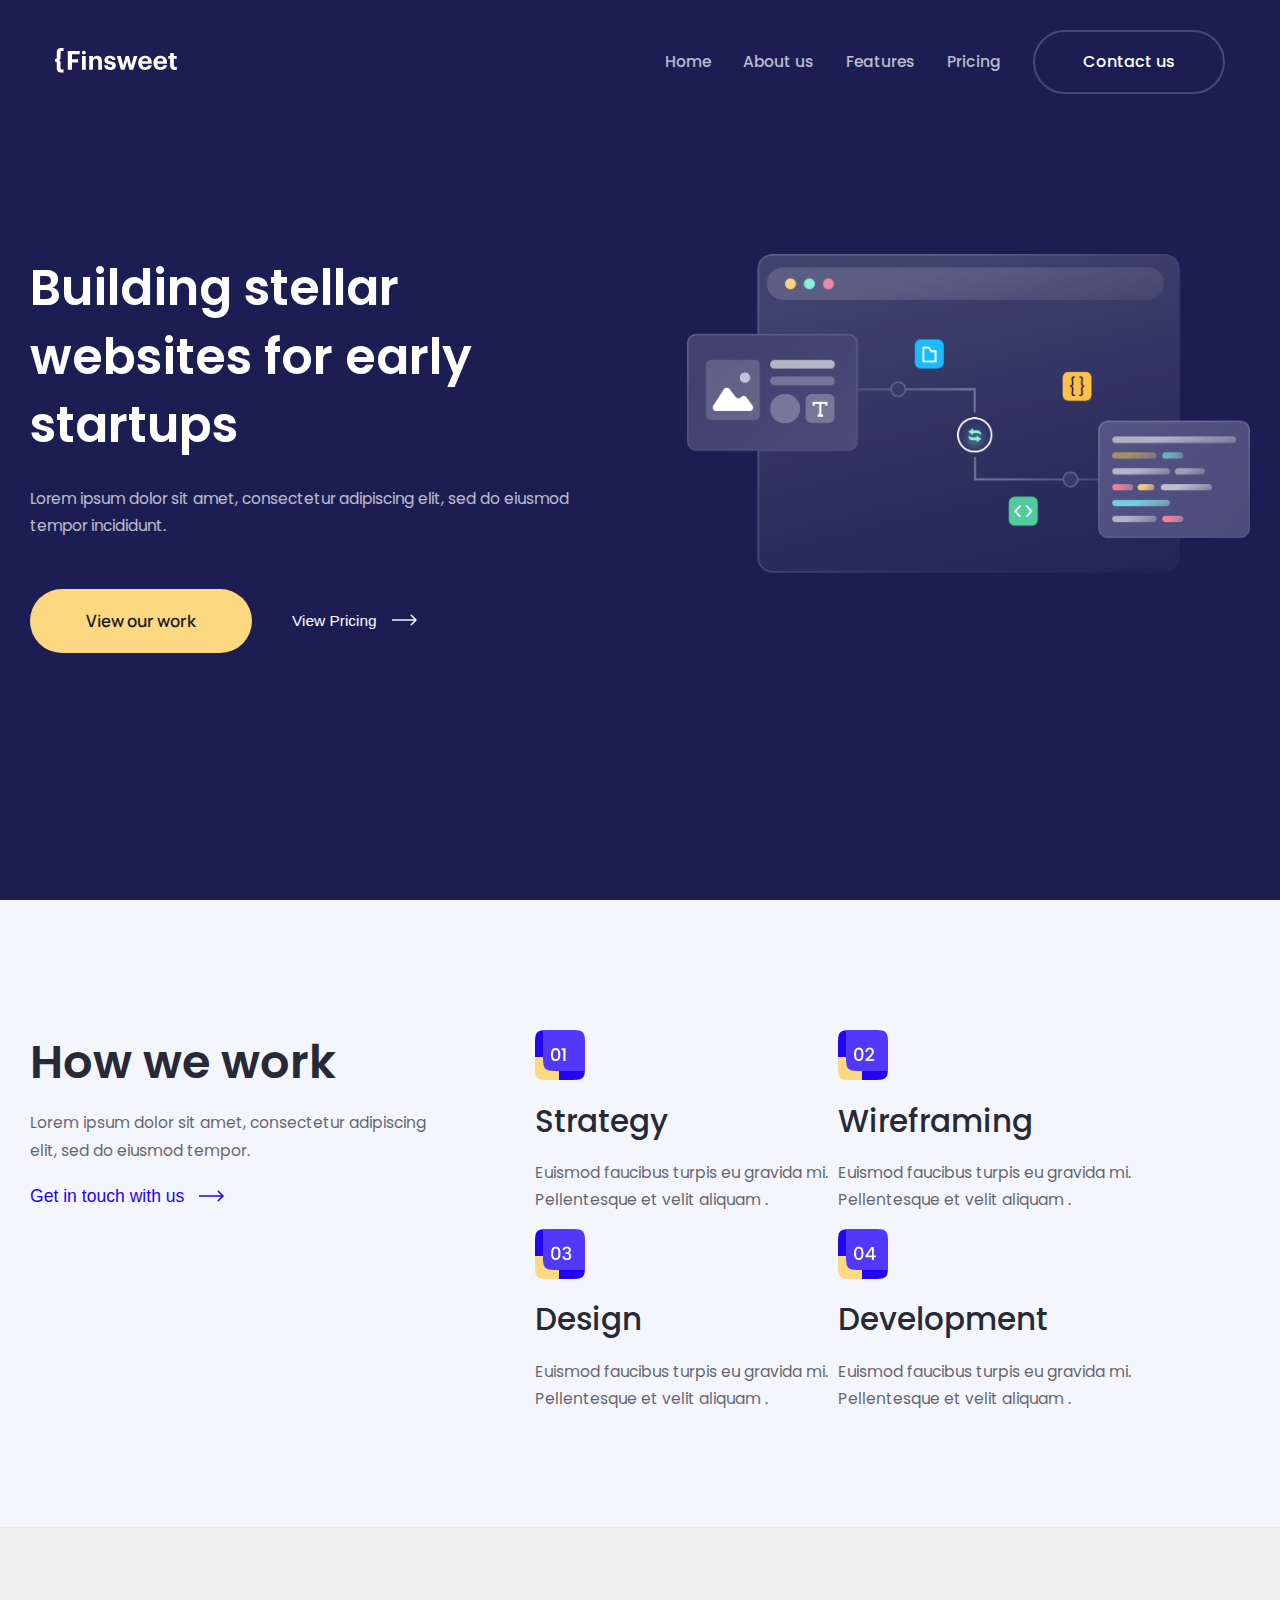
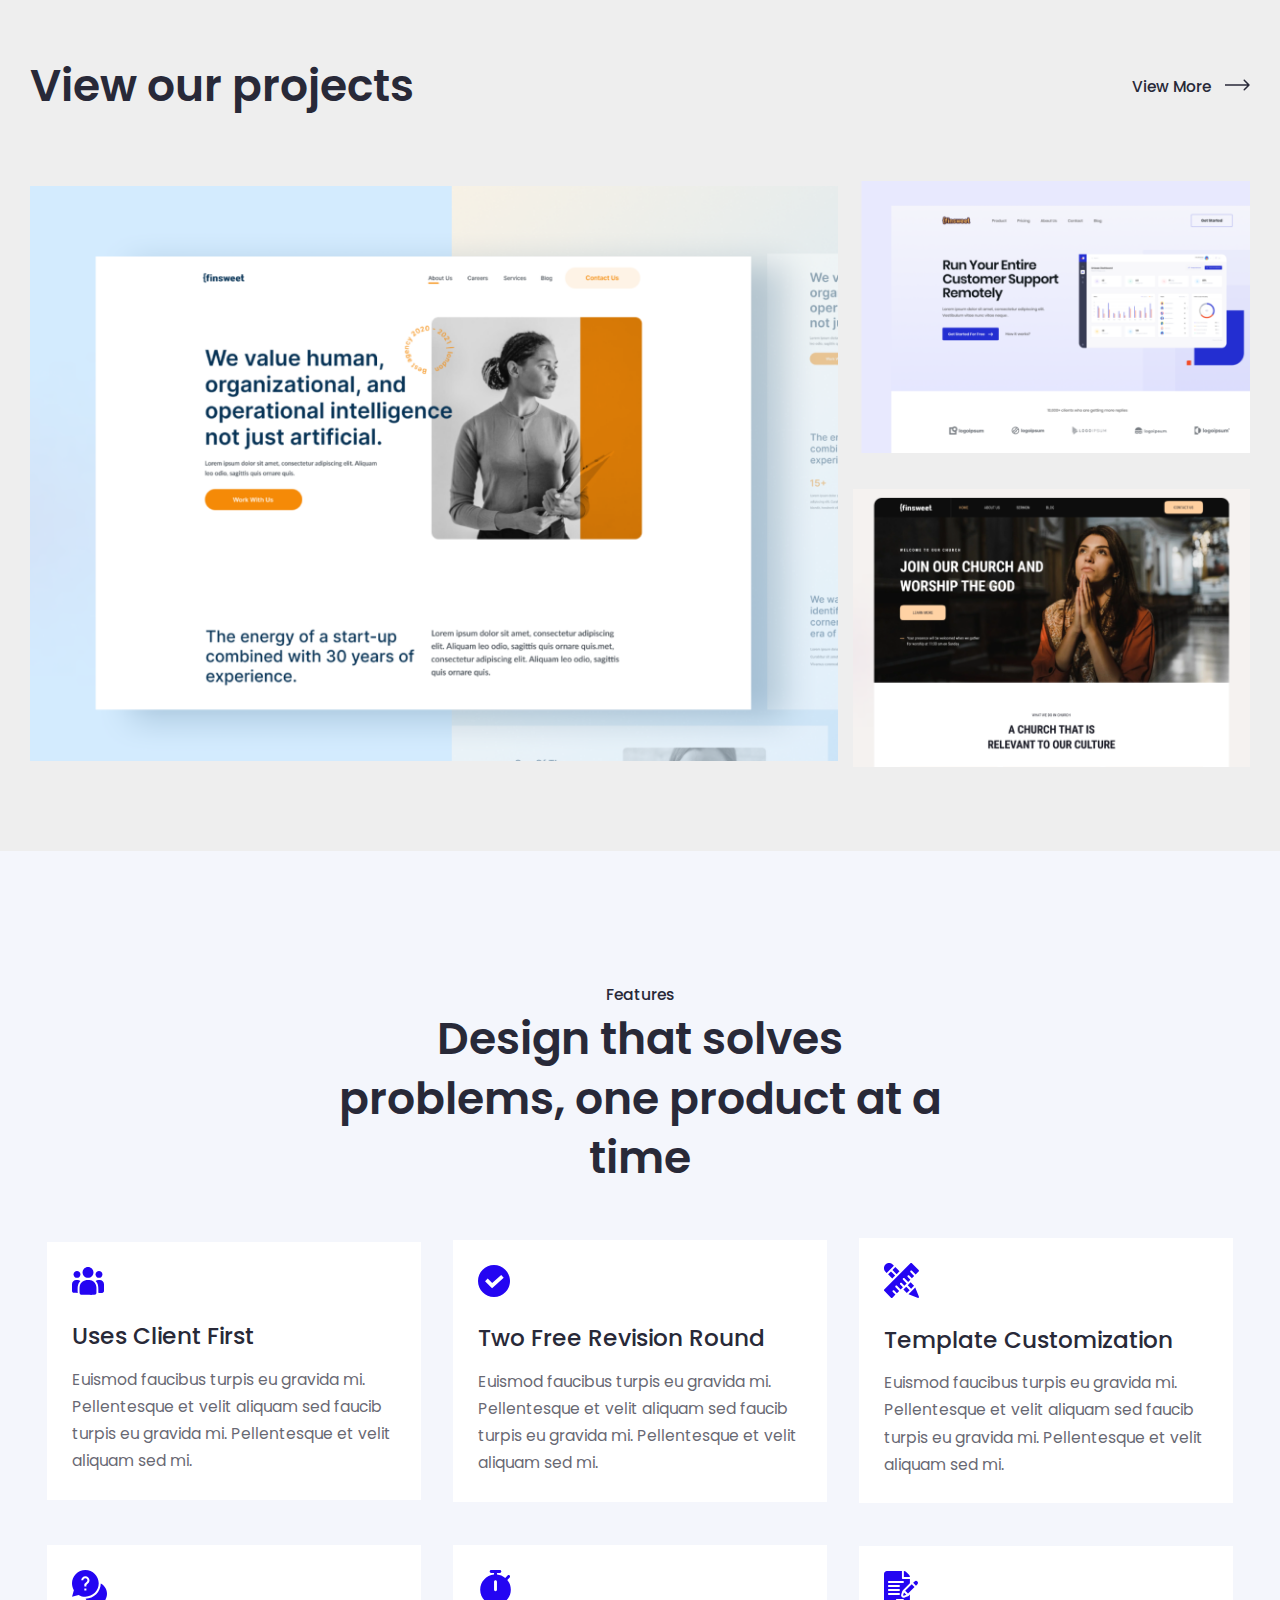
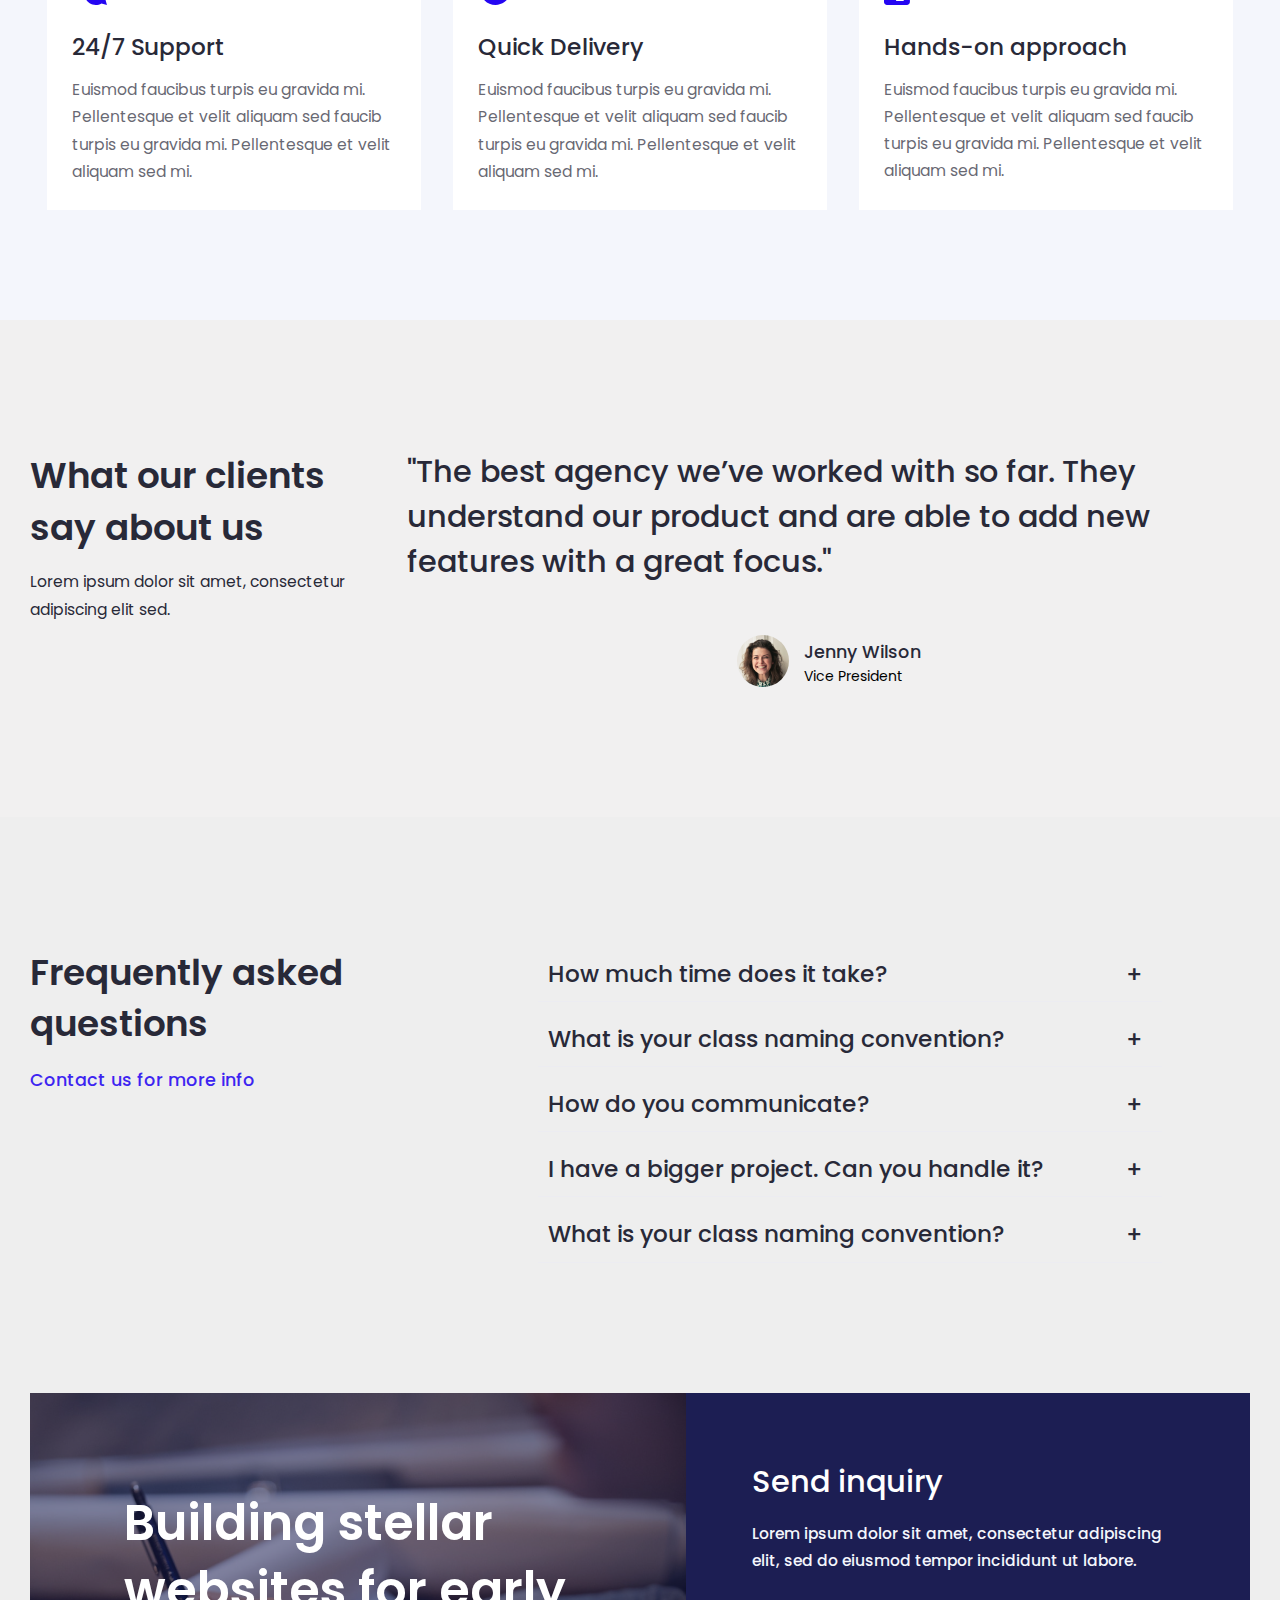
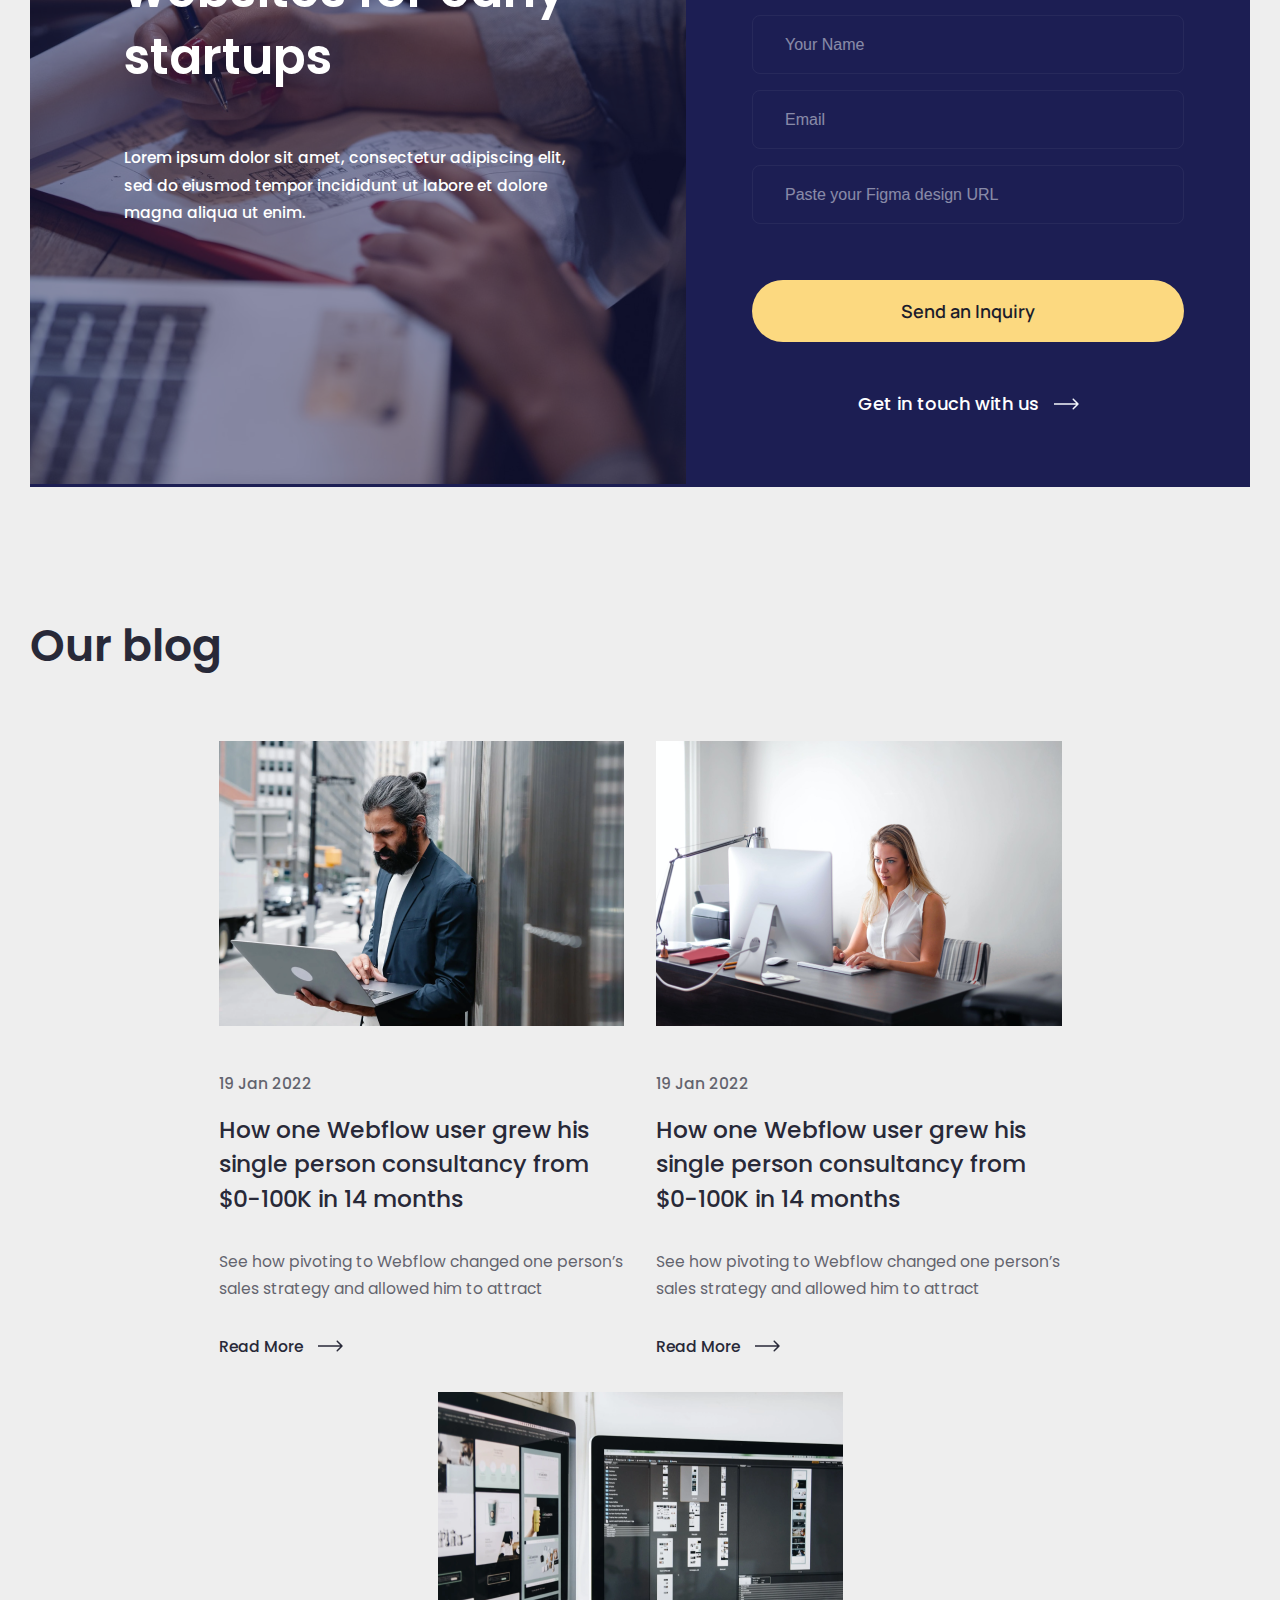
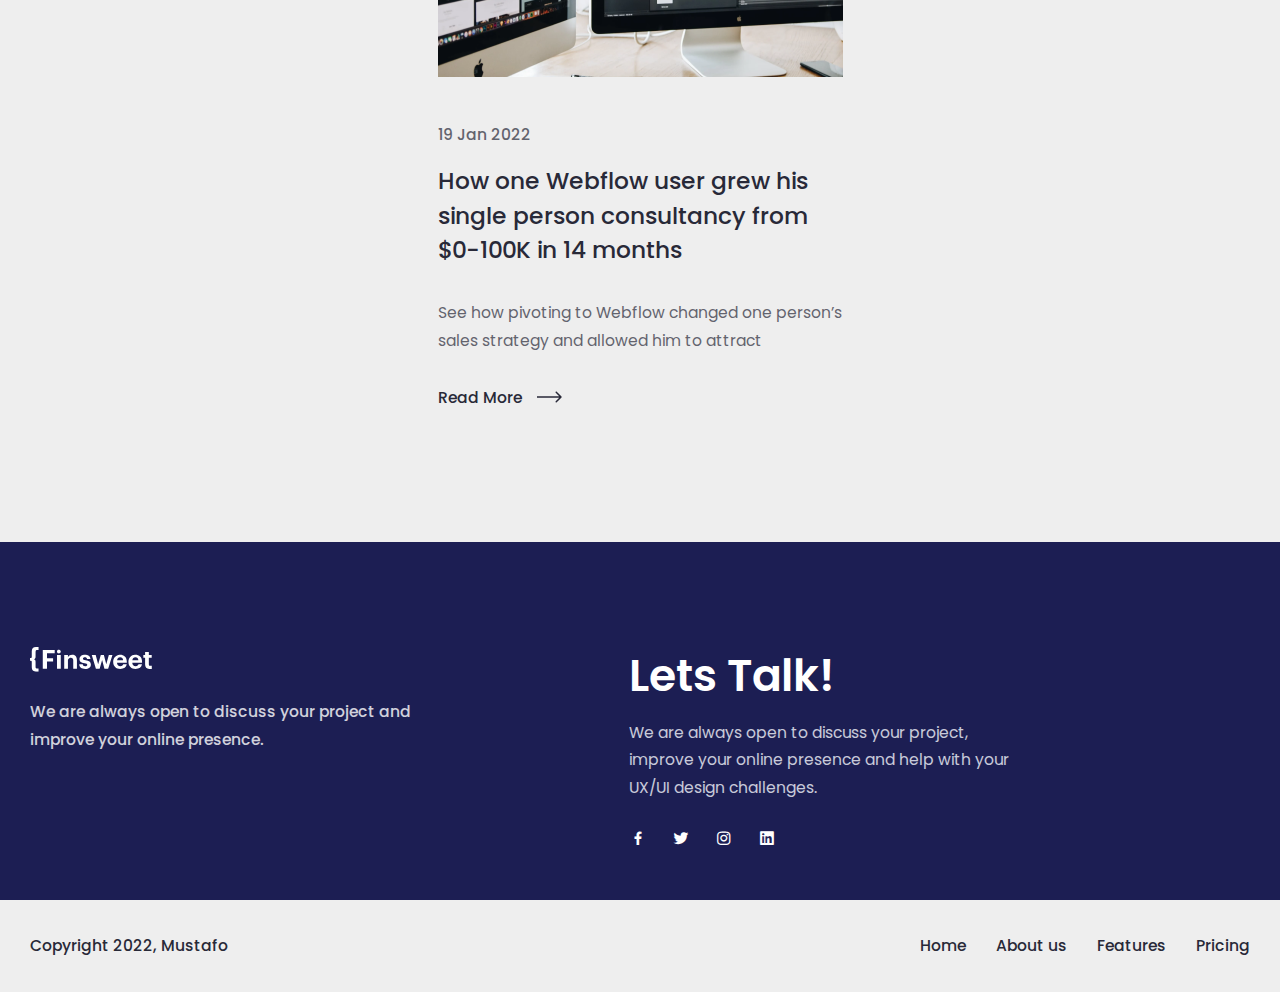
<file: index.html>
<!DOCTYPE html>
<html lang="en">
<head>
    <meta charset="UTF-8">
    <meta name="viewport" content="width=device-width, initial-scale=1.0">
    <link rel="stylesheet" href="https://cdn.jsdelivr.net/npm/swiper@10/swiper-bundle.min.css" />
    <link href='https://unpkg.com/boxicons@2.1.4/css/boxicons.min.css' rel='stylesheet'>
    <link rel="stylesheet" href="./assets/scss/main.css">
    <title>Finsweet</title>
</head>
<body>
    <div class="wrapper">
        <div class="content">
            <div class="container">
                <nav class="navbar">
                    <div class="navbar-logo">   
                        <a href="/">
                            <svg xmlns="http://www.w3.org/2000/svg" width="122" height="25" viewBox="0 0 122 25" fill="none">
                                <g clip-path="url(#clip0_5003_500)">
                                  <path d="M121.784 18.8719V21.891H119.252C116.549 21.806 115.105 20.3467 115.105 17.6055V10.7102H113.337V8.06174H115.105V5.09668H118.842V8.03086H121.699V10.6716H118.842V17.2349C118.842 18.1229 119.02 18.8333 120.387 18.8333L121.784 18.8719Z" fill="white"/>
                                  <path d="M98.4416 15.0033V14.8026C98.4011 13.9145 98.5364 13.0272 98.8395 12.1914C99.1427 11.3557 99.6078 10.5881 100.208 9.93242C100.809 9.27679 101.532 8.7461 102.338 8.37076C103.144 7.99541 104.016 7.78281 104.904 7.74512C105.082 7.74512 105.267 7.74512 105.445 7.74512C108.974 7.74512 112.07 9.79904 112.07 14.6945V15.7369H102.264C102.364 17.9916 103.584 19.2656 105.638 19.2656C107.406 19.2656 108.232 18.4935 108.472 17.3661H112.001C111.568 20.308 109.221 21.945 105.507 21.945C101.43 21.9141 98.4416 19.3351 98.4416 15.0033ZM108.395 13.3741C108.263 11.3202 107.229 10.3318 105.43 10.3318C103.63 10.3318 102.596 11.4437 102.341 13.3741H108.395Z" fill="white"/>
                                  <path d="M83.1838 15.0033V14.8026C83.1433 13.9157 83.278 13.0296 83.5802 12.1949C83.8824 11.3601 84.3462 10.5931 84.9449 9.93769C85.5437 9.28226 86.2658 8.75126 87.0699 8.37505C87.874 7.99883 88.7444 7.78478 89.6312 7.74512C89.8088 7.74512 89.9942 7.74512 90.1717 7.74512C93.7005 7.74512 96.8045 9.79904 96.8045 14.6945V15.7369H87.0059C87.1063 17.9916 88.3263 19.2656 90.3802 19.2656C92.1485 19.2656 92.9747 18.4935 93.214 17.3661H96.7428C96.3026 20.308 93.9553 21.945 90.2412 21.945C86.172 21.9141 83.1838 19.3351 83.1838 15.0033ZM93.1368 13.3741C93.0055 11.3202 91.9709 10.3318 90.1717 10.3318C88.3726 10.3318 87.3688 11.4746 87.0831 13.3664L93.1368 13.3741Z" fill="white"/>
                                  <path d="M61.7725 8.03027H65.7259L68.1427 17.188L70.7912 8.03027H73.8798L76.2735 17.188L78.8216 8.03027H82.443L78.1498 21.6356H74.4435L72.127 13.0956L69.6484 21.6356H65.8958L61.7725 8.03027Z" fill="white"/>
                                  <path d="M49.209 17.358H52.7377C52.8999 18.5858 53.5099 19.2884 55.1314 19.2884C56.583 19.2884 57.2548 18.7402 57.2548 17.8059C57.2548 16.8716 56.4827 16.4778 54.506 16.1998C50.8846 15.6516 49.487 14.6092 49.487 11.953C49.487 9.11918 52.0814 7.71387 54.892 7.71387C57.9111 7.71387 60.189 8.81032 60.5133 11.9375H57.0309C57.0087 11.6958 56.9388 11.4608 56.8252 11.2462C56.7117 11.0317 56.5567 10.8417 56.3693 10.6873C56.1819 10.533 55.9658 10.4173 55.7335 10.3469C55.5011 10.2766 55.2571 10.2529 55.0156 10.2774H54.8997C53.6797 10.2774 52.9694 10.8488 52.9694 11.6827C52.9694 12.5167 53.6257 12.8796 55.6178 13.1653C58.9999 13.6749 60.8916 14.532 60.8916 17.443C60.8916 20.354 58.7528 21.9137 55.17 21.9137C51.5872 21.9137 49.3094 20.2999 49.209 17.358Z" fill="white"/>
                                  <path d="M34.2139 8.03H37.9511V10.1843C38.3723 9.39357 39.0117 8.74039 39.7933 8.30239C40.5748 7.86438 41.4657 7.65996 42.3601 7.71342C45.0085 7.71342 46.9312 9.32721 46.9312 13.0104V21.6662H43.2403V13.5509C43.2403 11.7054 42.5222 10.8252 40.8544 10.8252C40.5019 10.7945 40.1467 10.8337 39.8094 10.9406C39.4721 11.0476 39.1593 11.22 38.8888 11.4482C38.6183 11.6763 38.3955 11.9556 38.2333 12.2701C38.0711 12.5846 37.9725 12.928 37.9434 13.2806C37.9241 13.4448 37.9241 13.6107 37.9434 13.7748V21.6353H34.2139V8.03Z" fill="white"/>
                                  <path d="M27.0022 4.60972C26.9887 4.2371 27.086 3.86885 27.2819 3.55157C27.4777 3.2343 27.7633 2.98228 28.1025 2.82742C28.4417 2.67256 28.8192 2.62182 29.1872 2.68162C29.5553 2.74143 29.8973 2.90909 30.17 3.16339C30.4427 3.41768 30.6338 3.74717 30.7191 4.11014C30.8044 4.4731 30.7801 4.85323 30.6493 5.20238C30.5184 5.55153 30.287 5.85401 29.9841 6.07153C29.6813 6.28904 29.3207 6.4118 28.948 6.42428H28.8785C28.6473 6.43891 28.4154 6.40774 28.1961 6.33255C27.9769 6.25736 27.7747 6.13963 27.6011 5.98611C27.4275 5.83258 27.2859 5.6463 27.1845 5.43793C27.083 5.22956 27.0237 5.00321 27.0099 4.77187C27.0035 4.71807 27.0009 4.66388 27.0022 4.60972ZM27.0022 8.03035H30.778V21.6357H27.0177L27.0022 8.03035Z" fill="white"/>
                                  <path d="M12.7715 3.04199H24.709V6.33908H16.9874V11.2577H23.1029V14.4312H16.9797V21.6354H12.7715V3.04199Z" fill="white"/>
                                  <path d="M5.56722 9.12683C5.56722 10.2928 5.56722 11.7135 3.96114 12.2927C5.60582 12.8563 5.56722 14.0532 5.56722 15.3041V19.937C5.56722 20.8172 5.92241 21.35 6.55557 21.4813C6.6947 21.5282 6.84127 21.5491 6.98797 21.543H8.53228V24.6316H5.98418C3.2662 24.6316 1.76823 23.0873 1.76823 20.2227V14.7404C1.74895 14.4589 1.62485 14.1949 1.42043 14.0005C1.216 13.8061 0.946116 13.6954 0.664051 13.6903H0V10.98H0.664051C0.951744 10.9762 1.22693 10.8618 1.43252 10.6605C1.63812 10.4592 1.75833 10.1865 1.76823 9.89899V4.33949C1.76823 1.52114 3.23532 0 5.98418 0H8.55544V3.04228H7.01114C6.86426 3.0427 6.71835 3.06615 6.57873 3.11177C5.94557 3.27392 5.59038 3.79899 5.59038 4.65608L5.56722 9.12683Z" fill="white"/>
                                </g>
                                <defs>
                                  <clipPath id="clip0_5003_500">
                                    <rect width="122" height="24.7089" fill="white"/>
                                  </clipPath>
                                </defs>
                            </svg>
                        </a>
                    </div>
                    <div class="navbar-links">
                        <a href="/" class="navbar-link">Home</a>
                        <a href="./about.html" class="navbar-link">About us</a>
                        <a href="./features.html" class="navbar-link">Features</a>
                        <a href="./pricing.html" class="navbar-link">Pricing</a>
                        <a href="#" class="navbar-button">Contact us</a>

                        <button class="navbar-close__button">
                            <i class='bx bx-x' style='color:#ffffff'  ></i>
                        </button>
                    </div>
                    <div class="navbar-menu">
                        <button class="navbar-menu__button">
                            <i class='bx bx-menu' style='color:#ffffff'  ></i>
                        </button>
                    </div>
                </nav>
                <header class="header">
                    <div class="header-content">
                        <h1 class="header-title">
                            Building stellar websites for early startups
                        </h1>
                        <p class="header-subtitle">
                            Lorem ipsum dolor sit amet, consectetur adipiscing elit, sed do eiusmod tempor incididunt.
                        </p>
    
                        <div class="header-buttons">
                            <button class="header-button__work">View our work</button>
                            <button class="header-button__pricing">View Pricing 
                                <span>
                                    <svg xmlns="http://www.w3.org/2000/svg" width="25" height="12" viewBox="0 0 25 12" fill="none">
                                        <path d="M24.5303 6.53033C24.8232 6.23744 24.8232 5.76256 24.5303 5.46967L19.7574 0.696699C19.4645 0.403806 18.9896 0.403806 18.6967 0.696699C18.4038 0.989593 18.4038 1.46447 18.6967 1.75736L22.9393 6L18.6967 10.2426C18.4038 10.5355 18.4038 11.0104 18.6967 11.3033C18.9896 11.5962 19.4645 11.5962 19.7574 11.3033L24.5303 6.53033ZM0 6.75H24V5.25H0V6.75Z" fill="#F4F6FC"/>
                                    </svg>
                                </span>
                            </button>
                        </div>
                    </div>
                    <div class="header-image">
                        <img src="./assets/images/Illustration.png" class="header-img" alt="image">
                    </div>
                </header>
            </div>

        </div>

        <section class="work">
            <div class="container">
                <div class="work-content">
                    <div class="work-article">
                        <h1 class="work-title">How we work</h1>
                        <p class="work-subtitle">Lorem ipsum dolor sit amet, consectetur adipiscing elit, sed do eiusmod tempor.</p>
                            <button class="work-button">
                                Get in touch with us
                                <span>
                                  <svg xmlns="http://www.w3.org/2000/svg" width="25" height="12" viewBox="0 0 25 12" fill="none">
                                    <path d="M24.5303 6.53033C24.8232 6.23744 24.8232 5.76256 24.5303 5.46967L19.7574 0.696699C19.4645 0.403806 18.9896 0.403806 18.6967 0.696699C18.4038 0.989593 18.4038 1.46447 18.6967 1.75736L22.9393 6L18.6967 10.2426C18.4038 10.5355 18.4038 11.0104 18.6967 11.3033C18.9896 11.5962 19.4645 11.5962 19.7574 11.3033L24.5303 6.53033ZM0 6.75H24V5.25H0V6.75Z" fill="#2405F2"/>
                                  </svg>
                                </span>
                            </button>
                    </div>
                    
                    <div class="work-info">
                        <div class="work-card">
                            <img src="./assets/images/workImg1.png" alt="card-image">
                            <h1 class="work-info__title">Strategy</h1>
                            <p class="work-info__subtitle">Euismod faucibus turpis eu gravida mi. Pellentesque et velit aliquam .</p>
                        </div>

                        <div class="work-card">
                            <img src="./assets/images/workImg4.png" alt="card-image">
                            <h1 class="work-info__title">Wireframing</h1>
                            <p class="work-info__subtitle">Euismod faucibus turpis eu gravida mi. Pellentesque et velit aliquam .</p>
                        </div>

                        <div class="work-card">
                            <img src="./assets/images/workImg3.png" alt="card-image">
                            <h1 class="work-info__title">Design</h1>
                            <p class="work-info__subtitle">Euismod faucibus turpis eu gravida mi. Pellentesque et velit aliquam .</p>
                        </div>

                        <div class="work-card">
                            <img src="./assets/images/workImg2.png" alt="card-image">
                            <h1 class="work-info__title">Development</h1>
                            <p class="work-info__subtitle ">Euismod faucibus turpis eu gravida mi. Pellentesque et velit aliquam .</p>
                        </div>
                    </div>
                </div>
            </div>
        </section>

        <section class="project">
            <div class="container">
                <div class="project-paragraph">
                    <h1 class="project-text">View our projects</h1>
                    <div class="project-link__box">
                        <a href="#" class="project-link">
                            View More
                        </a>
                        <span>
                            <svg xmlns="http://www.w3.org/2000/svg" width="25" height="12" viewBox="0 0 25 12" fill="none">
                                <path d="M24.5303 6.53033C24.8232 6.23744 24.8232 5.76256 24.5303 5.46967L19.7574 0.696699C19.4645 0.403806 18.9896 0.403806 18.6967 0.696699C18.4038 0.989593 18.4038 1.46447 18.6967 1.75736L22.9393 6L18.6967 10.2426C18.4038 10.5355 18.4038 11.0104 18.6967 11.3033C18.9896 11.5962 19.4645 11.5962 19.7574 11.3033L24.5303 6.53033ZM0 6.75H24V5.25H0V6.75Z" fill="#282938"/>
                            </svg>
                        </span>
                    </div>
                </div>

                <div class="project-images__content">
                    <div class="project-image__first">
                        <img src="./assets/images/projectImg3.png" class="project-img__one"  alt="">
                        <h1 class="project-title">Workhub office Webflow Webflow Design</h1>
                        <p class="project-subtitle">Euismod faucibus turpis eu gravida mi. Pellentesque et velit aliquam </p>    
                        <div>
                            <a href="#" class="project-image__link">
                                View project
                                <span>
                                    <svg xmlns="http://www.w3.org/2000/svg" width="25" height="12" viewBox="0 0 25 12" fill="none">
                                        <path d="M24.5303 6.53033C24.8232 6.23744 24.8232 5.76256 24.5303 5.46967L19.7574 0.696699C19.4645 0.403806 18.9896 0.403806 18.6967 0.696699C18.4038 0.989593 18.4038 1.46447 18.6967 1.75736L22.9393 6L18.6967 10.2426C18.4038 10.5355 18.4038 11.0104 18.6967 11.3033C18.9896 11.5962 19.4645 11.5962 19.7574 11.3033L24.5303 6.53033ZM0 6.75H24V5.25H0V6.75Z" fill="#FCD980"/>
                                    </svg>
                                </span>
                            </a>

                        </div>
                    </div>

                    <div>
                        <div class="project-image__two">
                            <img src="./assets/images/projectImg2.png" class="project-img__one"  alt="">
                            <h1 class="project-title__two">Unisaas Website Design</h1>
                            <div>
                                <a href="#" class="project-link__two">
                                    View project
                                    <span>
                                        <svg xmlns="http://www.w3.org/2000/svg" width="25" height="12" viewBox="0 0 25 12" fill="none">
                                            <path d="M24.5303 6.53033C24.8232 6.23744 24.8232 5.76256 24.5303 5.46967L19.7574 0.696699C19.4645 0.403806 18.9896 0.403806 18.6967 0.696699C18.4038 0.989593 18.4038 1.46447 18.6967 1.75736L22.9393 6L18.6967 10.2426C18.4038 10.5355 18.4038 11.0104 18.6967 11.3033C18.9896 11.5962 19.4645 11.5962 19.7574 11.3033L24.5303 6.53033ZM0 6.75H24V5.25H0V6.75Z" fill="#FCD980"/>
                                        </svg>
                                    </span>
                                </a>
    
                            </div>
                        </div>
                        <div class="project-image__three">
                            <img src="./assets/images/projectImg1.png" class="project-img" alt="">
                        </div>
                    </div>
                </div>
            </div>
        </section>
        
        <section class="product">
            <div class="container">
                <div class="product-content">
                    <p class="product-paragraph">Features</p>
                    <h1 class="product-title">Design that solves problems, one product at a time</h1>
                </div>
                <div class="swiper mySwiper">
                    <div class="swiper-wrapper">
                      <div class="swiper-slide">
                        <div class="product-card">
                            <img src="./assets/icons/cardIcon1.svg" alt="icon">
                            <h1 class="product-card__title">Uses Client First</h1>
                            <p class="product-card__subtitle">Euismod faucibus turpis eu gravida mi. Pellentesque et velit aliquam sed faucib turpis eu gravida mi. Pellentesque et velit aliquam sed mi. </p>
                        </div>
    
                      </div>
                      <div class="swiper-slide">
                         <div class="product-card">
                            <img src="./assets/icons/cardIcon2.svg" alt="icon">
                            <h1 class="product-card__title">Two Free Revision Round</h1>
                            <p class="product-card__subtitle">Euismod faucibus turpis eu gravida mi. Pellentesque et velit aliquam sed faucib turpis eu gravida mi. Pellentesque et velit aliquam sed mi. </p>
                        </div>
                      </div>
                      <div class="swiper-slide">
                        <div class="product-card">
                            <img src="./assets/icons/cardIcon3.svg" alt="icon">
                            <h1 class="product-card__title">Template Customization</h1>
                            <p class="product-card__subtitle">Euismod faucibus turpis eu gravida mi. Pellentesque et velit aliquam sed faucib turpis eu gravida mi. Pellentesque et velit aliquam sed mi. </p>
                        </div>    
                      </div>
                      <div class="swiper-slide">
                        <div class="product-card">
                            <img src="./assets/icons/cardIcon4.svg" alt="icon">
                            <h1 class="product-card__title">24/7 Support</h1>
                            <p class="product-card__subtitle">Euismod faucibus turpis eu gravida mi. Pellentesque et velit aliquam sed faucib turpis eu gravida mi. Pellentesque et velit aliquam sed mi. </p>
                        </div>
                      </div>
                      <div class="swiper-slide">
                        <div class="product-card">
                            <img src="./assets/icons/cardIcon5.svg" alt="icon">
                            <h1 class="product-card__title">Quick Delivery</h1>
                            <p class="product-card__subtitle">Euismod faucibus turpis eu gravida mi. Pellentesque et velit aliquam sed faucib turpis eu gravida mi. Pellentesque et velit aliquam sed mi. </p>
                        </div>
                      </div>
                      <div class="swiper-slide">
                        <div class="product-card">
                            <img src="./assets/icons/cardIcon6.svg" alt="icon">
                            <h1 class="product-card__title">Hands-on approach</h1>
                            <p class="product-card__subtitle">Euismod faucibus turpis eu gravida mi. Pellentesque et velit aliquam sed faucib turpis eu gravida mi. Pellentesque et velit aliquam sed mi. </p>
                        </div>
                      </div>
                    </div>
                    <div class="swiper-pagination"></div>
                  </div>
                <div class="product-cards">
                    <div class="product-card">
                        <img src="./assets/icons/cardIcon1.svg" alt="icon">
                        <h1 class="product-card__title">Uses Client First</h1>
                        <p class="product-card__subtitle">Euismod faucibus turpis eu gravida mi. Pellentesque et velit aliquam sed faucib turpis eu gravida mi. Pellentesque et velit aliquam sed mi. </p>
                    </div>

                    <div class="product-card">
                        <img src="./assets/icons/cardIcon2.svg" alt="icon">
                        <h1 class="product-card__title">Two Free Revision Round</h1>
                        <p class="product-card__subtitle">Euismod faucibus turpis eu gravida mi. Pellentesque et velit aliquam sed faucib turpis eu gravida mi. Pellentesque et velit aliquam sed mi. </p>
                    </div>

                    <div class="product-card">
                        <img src="./assets/icons/cardIcon3.svg" alt="icon">
                        <h1 class="product-card__title">Template Customization</h1>
                        <p class="product-card__subtitle">Euismod faucibus turpis eu gravida mi. Pellentesque et velit aliquam sed faucib turpis eu gravida mi. Pellentesque et velit aliquam sed mi. </p>
                    </div>

                    <div class="product-card">
                        <img src="./assets/icons/cardIcon4.svg" alt="icon">
                        <h1 class="product-card__title">24/7 Support</h1>
                        <p class="product-card__subtitle">Euismod faucibus turpis eu gravida mi. Pellentesque et velit aliquam sed faucib turpis eu gravida mi. Pellentesque et velit aliquam sed mi. </p>
                    </div>

                    <div class="product-card">
                        <img src="./assets/icons/cardIcon5.svg" alt="icon">
                        <h1 class="product-card__title">Quick Delivery</h1>
                        <p class="product-card__subtitle">Euismod faucibus turpis eu gravida mi. Pellentesque et velit aliquam sed faucib turpis eu gravida mi. Pellentesque et velit aliquam sed mi. </p>
                    </div>

                    <div class="product-card">
                        <img src="./assets/icons/cardIcon6.svg" alt="icon">
                        <h1 class="product-card__title">Hands-on approach</h1>
                        <p class="product-card__subtitle">Euismod faucibus turpis eu gravida mi. Pellentesque et velit aliquam sed faucib turpis eu gravida mi. Pellentesque et velit aliquam sed mi. </p>
                    </div>
                </div>
            </div>
        </section>

        <section class="client">
            <div class="container">
                <div class="client-inside">
                    <div class="client-content">
                        <h1 class="client-title">What our clients say about us</h1>
                        <p class="client-subtitle">Lorem ipsum dolor sit amet, consectetur adipiscing elit sed.</p>
                    </div>
                    <div class="client-info">
                        <p class="client-info__text">"The best agency we’ve worked with so far. They understand our product and are able to add new features with a great focus."</p>
                        <div class="client-contact">
                            <img src="./assets/images/client.png" class="client-img" alt="">
                            <div>
                                <h1 class="client-name">Jenny Wilson</h1>
                                <p class="client-last-name">Vice President</p>
                            </div>
                        </div>
                    </div>
                </div>
            </div>
        </section>

        <section class="question">
            <div class="container">
                <div class="question-content">
                    <div>
                        <h1 class="question-title">Frequently asked questions</h1>
                        <a href="#" class="question-link">Contact us for more info</a>
                    </div>
                    <div class="question-accardion">
                            <div class="question-contentbx">
                                <div class="question-label">How much time does it take?</div>
                                <div class="question-accardion__content">
                                    <p class="question-text">Lorem ipsum dolor sit amet, consectetur adipiscing elit, sed do eiusmod tempor incididunt ut labore et dolore magna aliqua.</p>
                                </div>
                            </div>

                            <div class="question-contentbx">
                          <div class="question-label">What is your class naming convention?</div>
                                <div class="question-accardion__content">
                                    <p class="question-text">Lorem ipsum dolor sit amet, consectetur adipiscing elit, sed do eiusmod tempor incididunt ut labore et dolore magna aliqua.</p>
                                </div>
                            </div>

                            <div class="question-contentbx">
                                <div class="question-label">How do you communicate?</div>
                                <div class="question-accardion__content">
                                    <p class="question-text">Lorem ipsum dolor sit amet, consectetur adipiscing elit, sed do eiusmod tempor incididunt ut labore et dolore magna aliqua.</p>
                                </div>
                            </div>

                            <div class="question-contentbx">
                                <div class="question-label">I have a bigger project. Can you handle it?</div>
                                <div class="question-accardion__content">
                                    <p class="question-text">Lorem ipsum dolor sit amet, consectetur adipiscing elit, sed do eiusmod tempor incididunt ut labore et dolore magna aliqua.</p>
                                </div>
                            </div>

                            <div class="question-contentbx">
                                <div class="question-label">What is your class naming convention?</div>
                                <div class="question-accardion__content">
                                    <p class="question-text">Lorem ipsum dolor sit amet, consectetur adipiscing elit, sed do eiusmod tempor incididunt ut labore et dolore magna aliqua.
                                    </p>
                                </div>
                            </div>
                    </div>
                </div>
            </div>
        </section>

        <section class="inquiry">
            <div class="container">
                <div class="inquiry-content">
                    <div class="inquiry-info">
                        <img src="./assets/images/form.png" class="inquiry-img" alt="section image">
                        <h1 class="inquiry-title">Building stellar websites for early startups</h1>
                        <p class="inquiry-subtitle">Lorem ipsum dolor sit amet, consectetur adipiscing elit, sed do eiusmod tempor incididunt ut labore et dolore magna aliqua ut enim.</p>
                    </div>
                    <form class="inquiry-form"> 
                        <h1 class="inquiry-form__title">Send inquiry</h1>
                        <p class="inquiry-form__subtitle">Lorem ipsum dolor sit amet, consectetur adipiscing elit, sed do eiusmod tempor incididunt ut labore.</p>
                        <div class="inquiry-inputs">
                            <input class="inquiry-input" placeholder="Your Name" type="text">
                            <input class="inquiry-input" placeholder="Email" type="email">
                            <input class="inquiry-input" placeholder="Paste your Figma design URL" type="url">
                            <button class="inquiry-button">Send an Inquiry</button>
                            <a href="#" class="inquiry-link">
                                Get in touch with us 
                            <span>
                                <svg xmlns="http://www.w3.org/2000/svg" width="25" height="12" viewBox="0 0 25 12" fill="none">
                                    <path d="M24.5303 6.53033C24.8232 6.23744 24.8232 5.76256 24.5303 5.46967L19.7574 0.696699C19.4645 0.403806 18.9896 0.403806 18.6967 0.696699C18.4038 0.989593 18.4038 1.46447 18.6967 1.75736L22.9393 6L18.6967 10.2426C18.4038 10.5355 18.4038 11.0104 18.6967 11.3033C18.9896 11.5962 19.4645 11.5962 19.7574 11.3033L24.5303 6.53033ZM0 6.75H24V5.25H0V6.75Z" fill="#F4F6FC"/>
                                </svg>
                            </span>
                        </a>
                        </div>
                    </form>
                </div>
            </div>
        </section>

        <section class="blog">
            <div class="container">
                <div class="blog-content">
                    <h1 class="blog-title">Our blog</h1>
                    <div class="blog-cards">
                        <div class="blog-card">
                            <img src="./assets/images/cardImg1.png" class="blog-img" alt="">
                            <p class="blog-date">19 Jan 2022</p>
                            <p class="blog-subtitle">How one Webflow user grew his single person consultancy from $0-100K in 14 months</p>
                            <p class="blog-card__text">See how pivoting to Webflow changed one person’s sales strategy and allowed him to attract</p>
                            <a href="#" class="blog-link">
                                Read More
                                <span>
                                    <svg xmlns="http://www.w3.org/2000/svg" width="25" height="12" viewBox="0 0 25 12" fill="none">
                                        <path d="M24.5303 6.53033C24.8232 6.23744 24.8232 5.76256 24.5303 5.46967L19.7574 0.696699C19.4645 0.403806 18.9896 0.403806 18.6967 0.696699C18.4038 0.989593 18.4038 1.46447 18.6967 1.75736L22.9393 6L18.6967 10.2426C18.4038 10.5355 18.4038 11.0104 18.6967 11.3033C18.9896 11.5962 19.4645 11.5962 19.7574 11.3033L24.5303 6.53033ZM0 6.75H24V5.25H0V6.75Z" fill="#282938"/>
                                    </svg>
                                </span>
                            </a>
                        </div>

                        <div class="blog-card">
                            <img src="./assets/images/cardImg2.png" class="blog-img" alt="">
                            <p class="blog-date">19 Jan 2022</p>
                            <p class="blog-subtitle">How one Webflow user grew his single person consultancy from $0-100K in 14 months</p>
                            <p class="blog-card__text">See how pivoting to Webflow changed one person’s sales strategy and allowed him to attract</p>
                            <a href="#" class="blog-link">
                                Read More
                                <span>
                                    <svg xmlns="http://www.w3.org/2000/svg" width="25" height="12" viewBox="0 0 25 12" fill="none">
                                        <path d="M24.5303 6.53033C24.8232 6.23744 24.8232 5.76256 24.5303 5.46967L19.7574 0.696699C19.4645 0.403806 18.9896 0.403806 18.6967 0.696699C18.4038 0.989593 18.4038 1.46447 18.6967 1.75736L22.9393 6L18.6967 10.2426C18.4038 10.5355 18.4038 11.0104 18.6967 11.3033C18.9896 11.5962 19.4645 11.5962 19.7574 11.3033L24.5303 6.53033ZM0 6.75H24V5.25H0V6.75Z" fill="#282938"/>
                                    </svg>
                                </span>
                            </a>
                        </div>

                        <div class="blog-card">
                            <img src="./assets/images/cardImg3.png" class="blog-img" alt="">
                            <p class="blog-date">19 Jan 2022</p>
                            <p class="blog-subtitle">How one Webflow user grew his single person consultancy from $0-100K in 14 months</p>
                            <p class="blog-card__text">See how pivoting to Webflow changed one person’s sales strategy and allowed him to attract</p>
                            <a href="#" class="blog-link">
                                Read More
                                <span>
                                    <svg xmlns="http://www.w3.org/2000/svg" width="25" height="12" viewBox="0 0 25 12" fill="none">
                                        <path d="M24.5303 6.53033C24.8232 6.23744 24.8232 5.76256 24.5303 5.46967L19.7574 0.696699C19.4645 0.403806 18.9896 0.403806 18.6967 0.696699C18.4038 0.989593 18.4038 1.46447 18.6967 1.75736L22.9393 6L18.6967 10.2426C18.4038 10.5355 18.4038 11.0104 18.6967 11.3033C18.9896 11.5962 19.4645 11.5962 19.7574 11.3033L24.5303 6.53033ZM0 6.75H24V5.25H0V6.75Z" fill="#282938"/>
                                    </svg>
                                </span>
                            </a>
                        </div>
                    </div>

                </div>
            </div>
        </section>

        <footer class="footer">
            <div class="container">
                <div class="footer-content">
                    <div class="footer-text">
                        <a href="/">
                            <svg xmlns="http://www.w3.org/2000/svg" width="122" height="25" viewBox="0 0 122 25" fill="none">
                                <g clip-path="url(#clip0_5003_500)">
                                  <path d="M121.784 18.8719V21.891H119.252C116.549 21.806 115.105 20.3467 115.105 17.6055V10.7102H113.337V8.06174H115.105V5.09668H118.842V8.03086H121.699V10.6716H118.842V17.2349C118.842 18.1229 119.02 18.8333 120.387 18.8333L121.784 18.8719Z" fill="white"/>
                                  <path d="M98.4416 15.0033V14.8026C98.4011 13.9145 98.5364 13.0272 98.8395 12.1914C99.1427 11.3557 99.6078 10.5881 100.208 9.93242C100.809 9.27679 101.532 8.7461 102.338 8.37076C103.144 7.99541 104.016 7.78281 104.904 7.74512C105.082 7.74512 105.267 7.74512 105.445 7.74512C108.974 7.74512 112.07 9.79904 112.07 14.6945V15.7369H102.264C102.364 17.9916 103.584 19.2656 105.638 19.2656C107.406 19.2656 108.232 18.4935 108.472 17.3661H112.001C111.568 20.308 109.221 21.945 105.507 21.945C101.43 21.9141 98.4416 19.3351 98.4416 15.0033ZM108.395 13.3741C108.263 11.3202 107.229 10.3318 105.43 10.3318C103.63 10.3318 102.596 11.4437 102.341 13.3741H108.395Z" fill="white"/>
                                  <path d="M83.1838 15.0033V14.8026C83.1433 13.9157 83.278 13.0296 83.5802 12.1949C83.8824 11.3601 84.3462 10.5931 84.9449 9.93769C85.5437 9.28226 86.2658 8.75126 87.0699 8.37505C87.874 7.99883 88.7444 7.78478 89.6312 7.74512C89.8088 7.74512 89.9942 7.74512 90.1717 7.74512C93.7005 7.74512 96.8045 9.79904 96.8045 14.6945V15.7369H87.0059C87.1063 17.9916 88.3263 19.2656 90.3802 19.2656C92.1485 19.2656 92.9747 18.4935 93.214 17.3661H96.7428C96.3026 20.308 93.9553 21.945 90.2412 21.945C86.172 21.9141 83.1838 19.3351 83.1838 15.0033ZM93.1368 13.3741C93.0055 11.3202 91.9709 10.3318 90.1717 10.3318C88.3726 10.3318 87.3688 11.4746 87.0831 13.3664L93.1368 13.3741Z" fill="white"/>
                                  <path d="M61.7725 8.03027H65.7259L68.1427 17.188L70.7912 8.03027H73.8798L76.2735 17.188L78.8216 8.03027H82.443L78.1498 21.6356H74.4435L72.127 13.0956L69.6484 21.6356H65.8958L61.7725 8.03027Z" fill="white"/>
                                  <path d="M49.209 17.358H52.7377C52.8999 18.5858 53.5099 19.2884 55.1314 19.2884C56.583 19.2884 57.2548 18.7402 57.2548 17.8059C57.2548 16.8716 56.4827 16.4778 54.506 16.1998C50.8846 15.6516 49.487 14.6092 49.487 11.953C49.487 9.11918 52.0814 7.71387 54.892 7.71387C57.9111 7.71387 60.189 8.81032 60.5133 11.9375H57.0309C57.0087 11.6958 56.9388 11.4608 56.8252 11.2462C56.7117 11.0317 56.5567 10.8417 56.3693 10.6873C56.1819 10.533 55.9658 10.4173 55.7335 10.3469C55.5011 10.2766 55.2571 10.2529 55.0156 10.2774H54.8997C53.6797 10.2774 52.9694 10.8488 52.9694 11.6827C52.9694 12.5167 53.6257 12.8796 55.6178 13.1653C58.9999 13.6749 60.8916 14.532 60.8916 17.443C60.8916 20.354 58.7528 21.9137 55.17 21.9137C51.5872 21.9137 49.3094 20.2999 49.209 17.358Z" fill="white"/>
                                  <path d="M34.2139 8.03H37.9511V10.1843C38.3723 9.39357 39.0117 8.74039 39.7933 8.30239C40.5748 7.86438 41.4657 7.65996 42.3601 7.71342C45.0085 7.71342 46.9312 9.32721 46.9312 13.0104V21.6662H43.2403V13.5509C43.2403 11.7054 42.5222 10.8252 40.8544 10.8252C40.5019 10.7945 40.1467 10.8337 39.8094 10.9406C39.4721 11.0476 39.1593 11.22 38.8888 11.4482C38.6183 11.6763 38.3955 11.9556 38.2333 12.2701C38.0711 12.5846 37.9725 12.928 37.9434 13.2806C37.9241 13.4448 37.9241 13.6107 37.9434 13.7748V21.6353H34.2139V8.03Z" fill="white"/>
                                  <path d="M27.0022 4.60972C26.9887 4.2371 27.086 3.86885 27.2819 3.55157C27.4777 3.2343 27.7633 2.98228 28.1025 2.82742C28.4417 2.67256 28.8192 2.62182 29.1872 2.68162C29.5553 2.74143 29.8973 2.90909 30.17 3.16339C30.4427 3.41768 30.6338 3.74717 30.7191 4.11014C30.8044 4.4731 30.7801 4.85323 30.6493 5.20238C30.5184 5.55153 30.287 5.85401 29.9841 6.07153C29.6813 6.28904 29.3207 6.4118 28.948 6.42428H28.8785C28.6473 6.43891 28.4154 6.40774 28.1961 6.33255C27.9769 6.25736 27.7747 6.13963 27.6011 5.98611C27.4275 5.83258 27.2859 5.6463 27.1845 5.43793C27.083 5.22956 27.0237 5.00321 27.0099 4.77187C27.0035 4.71807 27.0009 4.66388 27.0022 4.60972ZM27.0022 8.03035H30.778V21.6357H27.0177L27.0022 8.03035Z" fill="white"/>
                                  <path d="M12.7715 3.04199H24.709V6.33908H16.9874V11.2577H23.1029V14.4312H16.9797V21.6354H12.7715V3.04199Z" fill="white"/>
                                  <path d="M5.56722 9.12683C5.56722 10.2928 5.56722 11.7135 3.96114 12.2927C5.60582 12.8563 5.56722 14.0532 5.56722 15.3041V19.937C5.56722 20.8172 5.92241 21.35 6.55557 21.4813C6.6947 21.5282 6.84127 21.5491 6.98797 21.543H8.53228V24.6316H5.98418C3.2662 24.6316 1.76823 23.0873 1.76823 20.2227V14.7404C1.74895 14.4589 1.62485 14.1949 1.42043 14.0005C1.216 13.8061 0.946116 13.6954 0.664051 13.6903H0V10.98H0.664051C0.951744 10.9762 1.22693 10.8618 1.43252 10.6605C1.63812 10.4592 1.75833 10.1865 1.76823 9.89899V4.33949C1.76823 1.52114 3.23532 0 5.98418 0H8.55544V3.04228H7.01114C6.86426 3.0427 6.71835 3.06615 6.57873 3.11177C5.94557 3.27392 5.59038 3.79899 5.59038 4.65608L5.56722 9.12683Z" fill="white"/>
                                </g>
                                <defs>
                                  <clipPath id="clip0_5003_500">
                                    <rect width="122" height="24.7089" fill="white"/>
                                  </clipPath>
                                </defs>
                            </svg>
                        </a>
                        <p class="footer-subtitle">
                            We are always open to discuss your project and improve your online presence.
                        </p>
                    </div>
                    <div class="foooter-info">
                        <h1 class="footer-title">Lets Talk!</h1>
                        <p class="footer-info__subtitle">We are always open to discuss your project, improve your online presence and help with your UX/UI design challenges.</p>
                        <div class="footer-links">
                            <a href="#">
                                <i class='bx bxl-facebook'></i>
                            </a>

                            <a href="#">
                                <i class='bx bxl-twitter'></i>
                            </a>
                            <a href="#">
                                <i class='bx bxl-instagram' ></i>
                            </a>

                            <a href="#">
                                <i class='bx bxl-linkedin-square'></i>
                            </a>
                        </div>
                    </div>
                </div>
            </div>
        </footer>

        <nav class="footer-nav">
            <div class="container">
                <div class="footer-nav__content">
                    <div>
                        <a href="https://botirovdev.vercel.app" class="footer-nav__copyright" >Copyright 2022, Mustafo</a>
                    </div>
                    <div class="footer-nav__links">
                        <a href="/" class="footer-nav__link">Home</a>
                        <a href="./about.html" class="footer-nav__link">About us</a>
                        <a href="./features.html" class="footer-nav__link">Features</a>
                        <a href="./pricing.html" class="footer-nav__link">Pricing</a>
                    </div>
                </div>
            </div>
        </nav>
   
    <script src="https://cdn.jsdelivr.net/npm/swiper@10/swiper-bundle.min.js"></script>
    <script src="./js/app.js"></script>
</body>
</html>
</file>
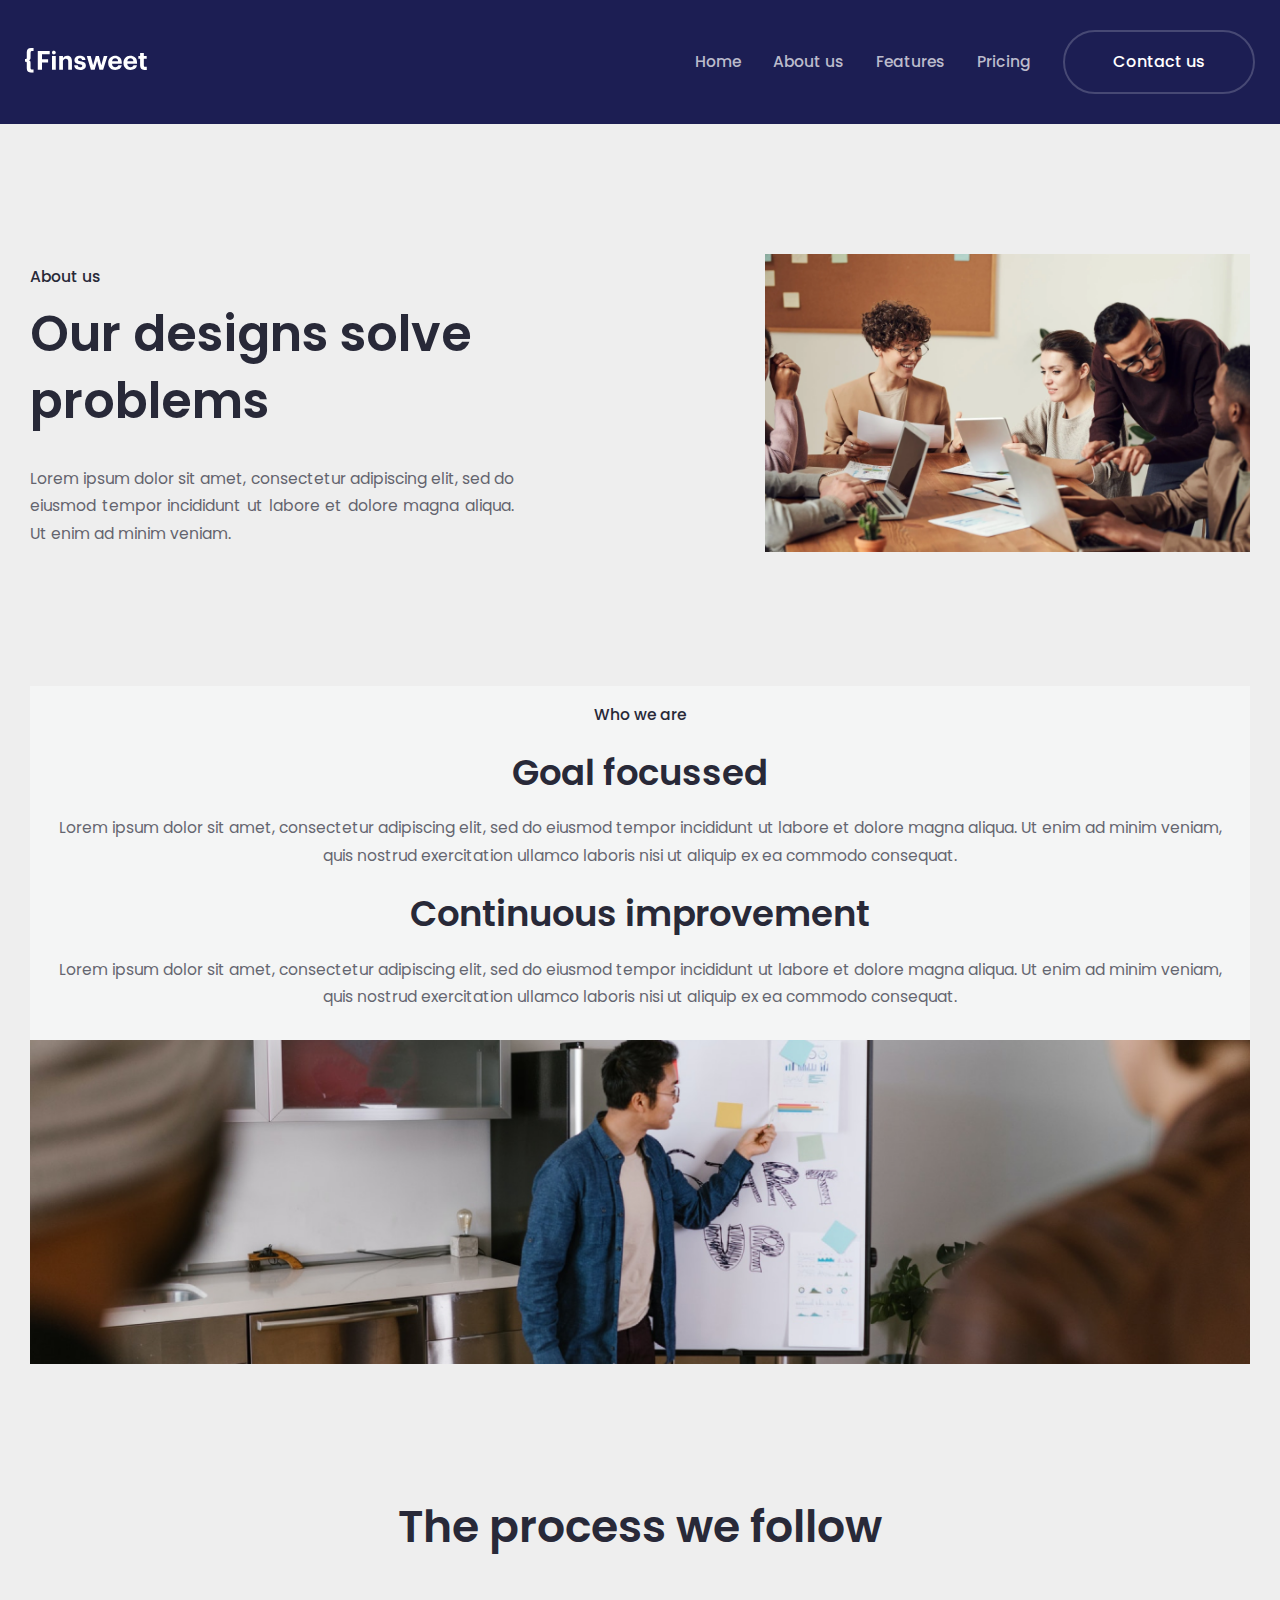
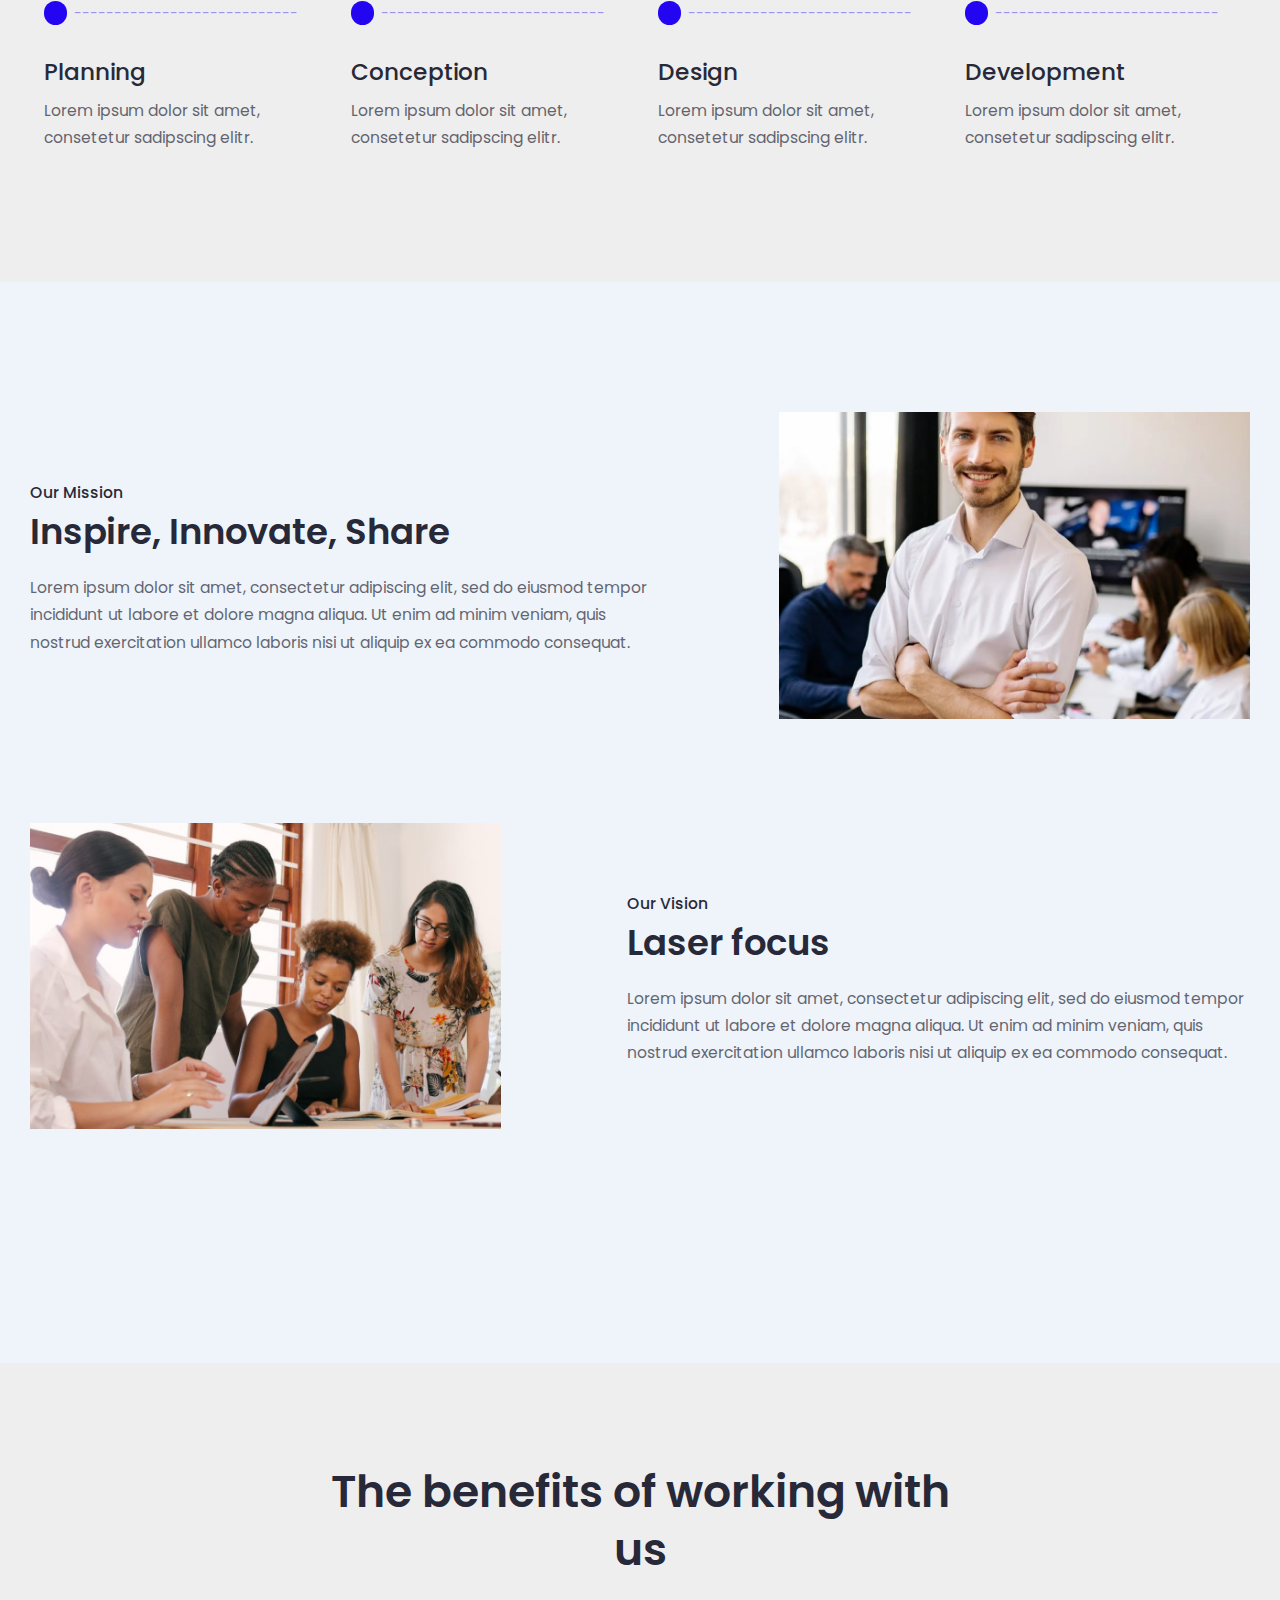
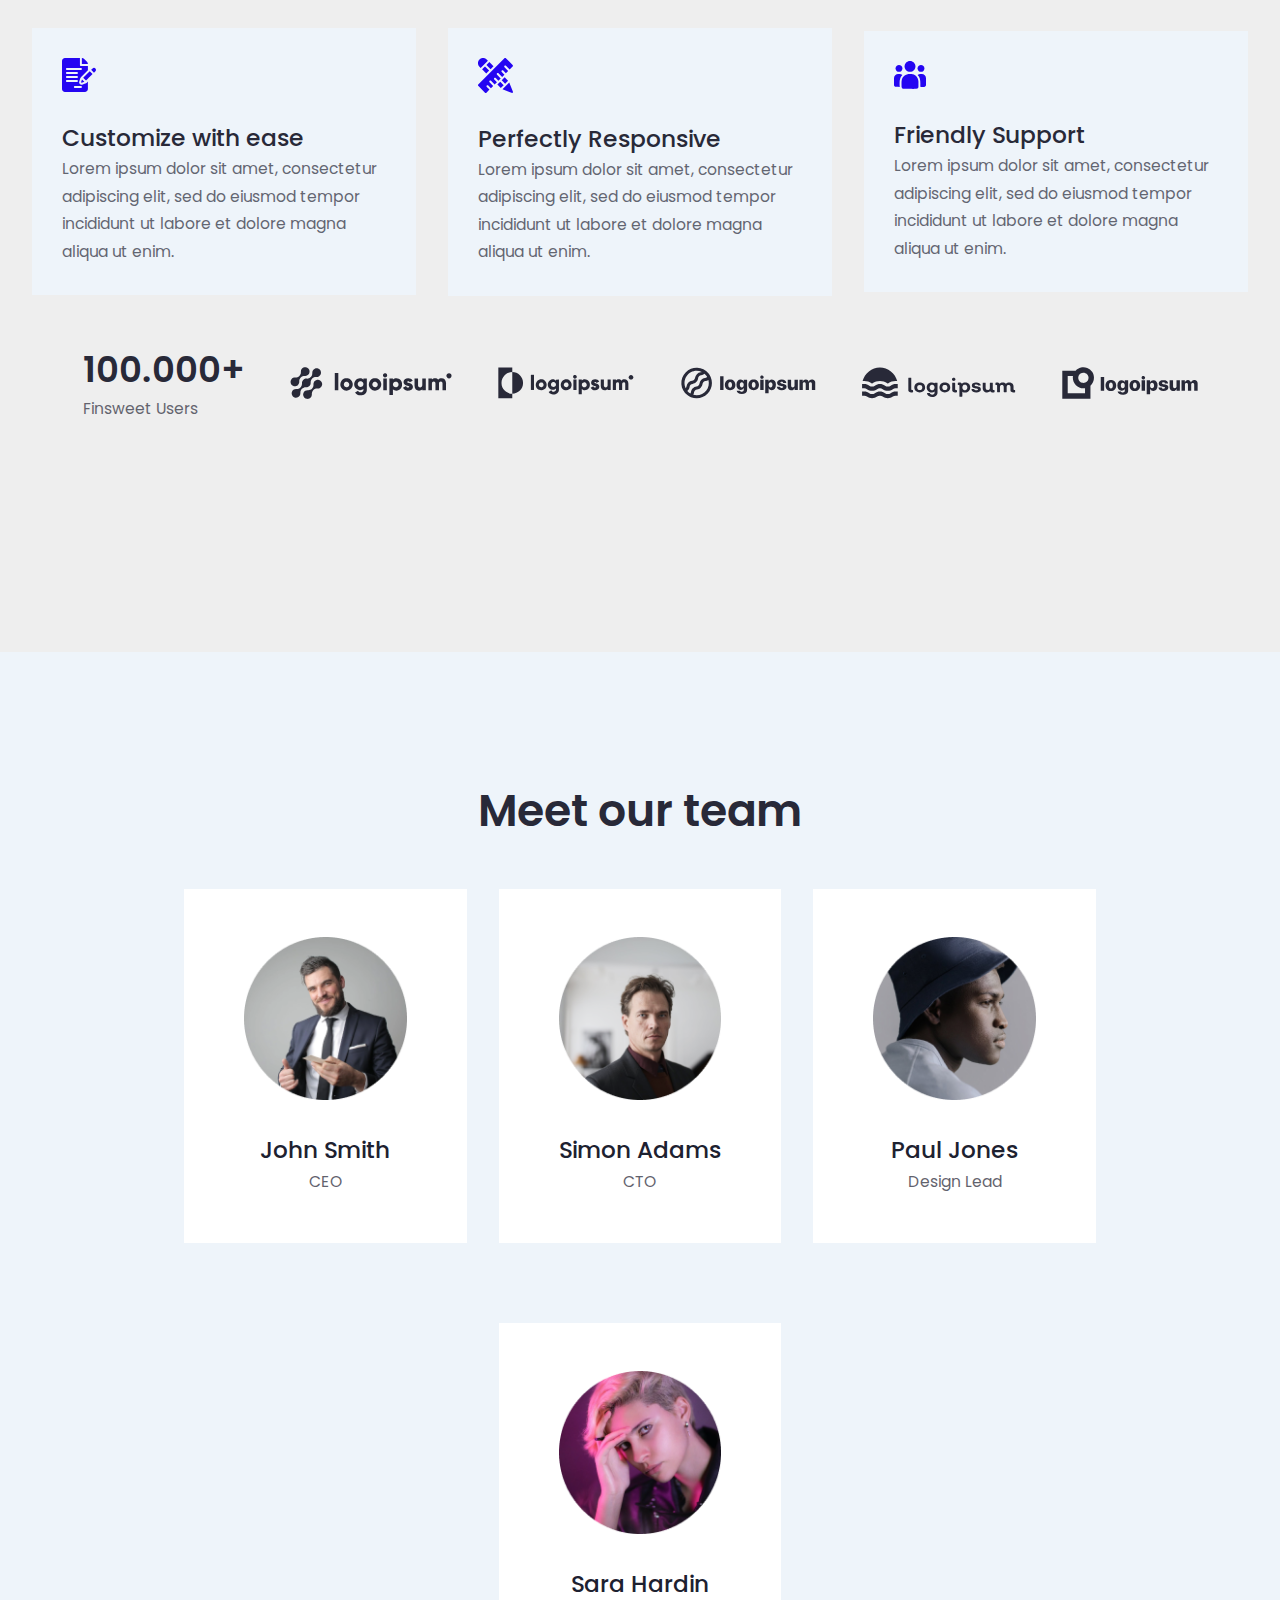
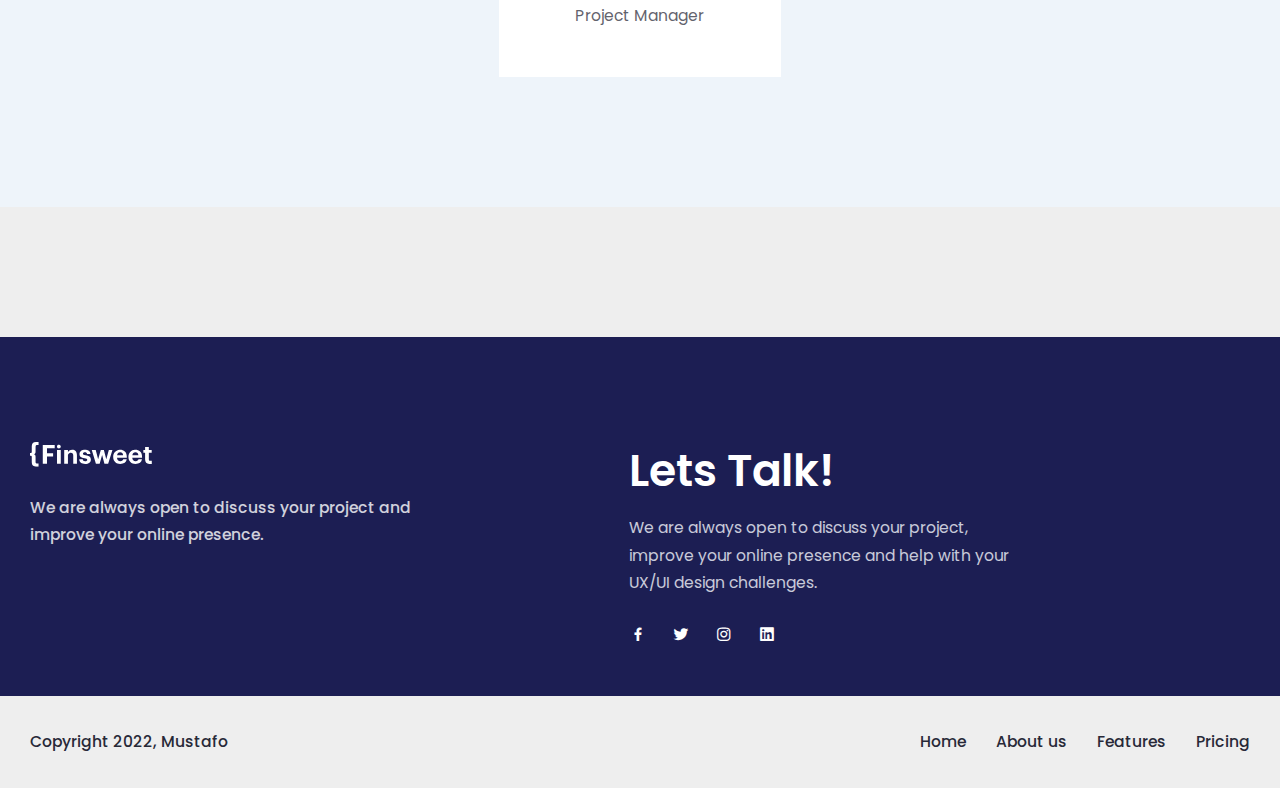
<file: about.html>
<!DOCTYPE html>
<html lang="en">
<head>
    <meta charset="UTF-8">
    <meta name="viewport" content="width=device-width, initial-scale=1.0">
    <link href='https://unpkg.com/boxicons@2.1.4/css/boxicons.min.css' rel='stylesheet'>
    <link rel="stylesheet" href="./assets/scss/main.css">
    <link rel="stylesheet" href="https://cdn.jsdelivr.net/npm/swiper@10/swiper-bundle.min.css" />
    <title>about us</title>
</head>
<body>
    <div class="wrapper">
        <div class="navbar-container">
            <nav class="navbar">
                <div class="navbar-logo">   
                    <a href="/">
                        <svg xmlns="http://www.w3.org/2000/svg" width="122" height="25" viewBox="0 0 122 25" fill="none">
                            <g clip-path="url(#clip0_5003_500)">
                              <path d="M121.784 18.8719V21.891H119.252C116.549 21.806 115.105 20.3467 115.105 17.6055V10.7102H113.337V8.06174H115.105V5.09668H118.842V8.03086H121.699V10.6716H118.842V17.2349C118.842 18.1229 119.02 18.8333 120.387 18.8333L121.784 18.8719Z" fill="white"/>
                              <path d="M98.4416 15.0033V14.8026C98.4011 13.9145 98.5364 13.0272 98.8395 12.1914C99.1427 11.3557 99.6078 10.5881 100.208 9.93242C100.809 9.27679 101.532 8.7461 102.338 8.37076C103.144 7.99541 104.016 7.78281 104.904 7.74512C105.082 7.74512 105.267 7.74512 105.445 7.74512C108.974 7.74512 112.07 9.79904 112.07 14.6945V15.7369H102.264C102.364 17.9916 103.584 19.2656 105.638 19.2656C107.406 19.2656 108.232 18.4935 108.472 17.3661H112.001C111.568 20.308 109.221 21.945 105.507 21.945C101.43 21.9141 98.4416 19.3351 98.4416 15.0033ZM108.395 13.3741C108.263 11.3202 107.229 10.3318 105.43 10.3318C103.63 10.3318 102.596 11.4437 102.341 13.3741H108.395Z" fill="white"/>
                              <path d="M83.1838 15.0033V14.8026C83.1433 13.9157 83.278 13.0296 83.5802 12.1949C83.8824 11.3601 84.3462 10.5931 84.9449 9.93769C85.5437 9.28226 86.2658 8.75126 87.0699 8.37505C87.874 7.99883 88.7444 7.78478 89.6312 7.74512C89.8088 7.74512 89.9942 7.74512 90.1717 7.74512C93.7005 7.74512 96.8045 9.79904 96.8045 14.6945V15.7369H87.0059C87.1063 17.9916 88.3263 19.2656 90.3802 19.2656C92.1485 19.2656 92.9747 18.4935 93.214 17.3661H96.7428C96.3026 20.308 93.9553 21.945 90.2412 21.945C86.172 21.9141 83.1838 19.3351 83.1838 15.0033ZM93.1368 13.3741C93.0055 11.3202 91.9709 10.3318 90.1717 10.3318C88.3726 10.3318 87.3688 11.4746 87.0831 13.3664L93.1368 13.3741Z" fill="white"/>
                              <path d="M61.7725 8.03027H65.7259L68.1427 17.188L70.7912 8.03027H73.8798L76.2735 17.188L78.8216 8.03027H82.443L78.1498 21.6356H74.4435L72.127 13.0956L69.6484 21.6356H65.8958L61.7725 8.03027Z" fill="white"/>
                              <path d="M49.209 17.358H52.7377C52.8999 18.5858 53.5099 19.2884 55.1314 19.2884C56.583 19.2884 57.2548 18.7402 57.2548 17.8059C57.2548 16.8716 56.4827 16.4778 54.506 16.1998C50.8846 15.6516 49.487 14.6092 49.487 11.953C49.487 9.11918 52.0814 7.71387 54.892 7.71387C57.9111 7.71387 60.189 8.81032 60.5133 11.9375H57.0309C57.0087 11.6958 56.9388 11.4608 56.8252 11.2462C56.7117 11.0317 56.5567 10.8417 56.3693 10.6873C56.1819 10.533 55.9658 10.4173 55.7335 10.3469C55.5011 10.2766 55.2571 10.2529 55.0156 10.2774H54.8997C53.6797 10.2774 52.9694 10.8488 52.9694 11.6827C52.9694 12.5167 53.6257 12.8796 55.6178 13.1653C58.9999 13.6749 60.8916 14.532 60.8916 17.443C60.8916 20.354 58.7528 21.9137 55.17 21.9137C51.5872 21.9137 49.3094 20.2999 49.209 17.358Z" fill="white"/>
                              <path d="M34.2139 8.03H37.9511V10.1843C38.3723 9.39357 39.0117 8.74039 39.7933 8.30239C40.5748 7.86438 41.4657 7.65996 42.3601 7.71342C45.0085 7.71342 46.9312 9.32721 46.9312 13.0104V21.6662H43.2403V13.5509C43.2403 11.7054 42.5222 10.8252 40.8544 10.8252C40.5019 10.7945 40.1467 10.8337 39.8094 10.9406C39.4721 11.0476 39.1593 11.22 38.8888 11.4482C38.6183 11.6763 38.3955 11.9556 38.2333 12.2701C38.0711 12.5846 37.9725 12.928 37.9434 13.2806C37.9241 13.4448 37.9241 13.6107 37.9434 13.7748V21.6353H34.2139V8.03Z" fill="white"/>
                              <path d="M27.0022 4.60972C26.9887 4.2371 27.086 3.86885 27.2819 3.55157C27.4777 3.2343 27.7633 2.98228 28.1025 2.82742C28.4417 2.67256 28.8192 2.62182 29.1872 2.68162C29.5553 2.74143 29.8973 2.90909 30.17 3.16339C30.4427 3.41768 30.6338 3.74717 30.7191 4.11014C30.8044 4.4731 30.7801 4.85323 30.6493 5.20238C30.5184 5.55153 30.287 5.85401 29.9841 6.07153C29.6813 6.28904 29.3207 6.4118 28.948 6.42428H28.8785C28.6473 6.43891 28.4154 6.40774 28.1961 6.33255C27.9769 6.25736 27.7747 6.13963 27.6011 5.98611C27.4275 5.83258 27.2859 5.6463 27.1845 5.43793C27.083 5.22956 27.0237 5.00321 27.0099 4.77187C27.0035 4.71807 27.0009 4.66388 27.0022 4.60972ZM27.0022 8.03035H30.778V21.6357H27.0177L27.0022 8.03035Z" fill="white"/>
                              <path d="M12.7715 3.04199H24.709V6.33908H16.9874V11.2577H23.1029V14.4312H16.9797V21.6354H12.7715V3.04199Z" fill="white"/>
                              <path d="M5.56722 9.12683C5.56722 10.2928 5.56722 11.7135 3.96114 12.2927C5.60582 12.8563 5.56722 14.0532 5.56722 15.3041V19.937C5.56722 20.8172 5.92241 21.35 6.55557 21.4813C6.6947 21.5282 6.84127 21.5491 6.98797 21.543H8.53228V24.6316H5.98418C3.2662 24.6316 1.76823 23.0873 1.76823 20.2227V14.7404C1.74895 14.4589 1.62485 14.1949 1.42043 14.0005C1.216 13.8061 0.946116 13.6954 0.664051 13.6903H0V10.98H0.664051C0.951744 10.9762 1.22693 10.8618 1.43252 10.6605C1.63812 10.4592 1.75833 10.1865 1.76823 9.89899V4.33949C1.76823 1.52114 3.23532 0 5.98418 0H8.55544V3.04228H7.01114C6.86426 3.0427 6.71835 3.06615 6.57873 3.11177C5.94557 3.27392 5.59038 3.79899 5.59038 4.65608L5.56722 9.12683Z" fill="white"/>
                            </g>
                            <defs>
                              <clipPath id="clip0_5003_500">
                                <rect width="122" height="24.7089" fill="white"/>
                              </clipPath>
                            </defs>
                        </svg>
                    </a>
                </div>
                <div class="navbar-links">
                    <a href="./index.html" class="navbar-link">Home</a>
                    <a href="./about.html" class="navbar-link">About us</a>
                    <a href="./features.html" class="navbar-link">Features</a>
                    <a href="./pricing.html" class="navbar-link">Pricing</a>
                    <a href="#" class="navbar-button">Contact us</a>
                    <button class="navbar-close__button">
                        <i class='bx bx-x' style='color:#ffffff'  ></i>
                    </button>
                </div>
                <div class="navbar-menu">
                    <button class="navbar-menu__button">
                        <i class='bx bx-menu' style='color:#ffffff'  ></i>
                    </button>
                </div>
            </nav>
        </div>

        <section class="banner">
            <div class="container">
                <div class="banner-content">
                    <div>
                        <h6 class="banner-text">About us</h6>
                        <h1 class="banner-title">Our designs solve problems</h1>
                        <p class="banner-subtitle">Lorem ipsum dolor sit amet, consectetur adipiscing elit, sed do eiusmod tempor incididunt ut labore et dolore magna aliqua. Ut enim ad minim veniam.</p>
                    </div>
                    <div>
                        <img src="./assets/images/banner.png" class="banner-img" alt="img">
                    </div>
                </div>
            </div>
        </section>

        <section class="about">
            <div class="container">
                <div class="about-bg">
                    <h1 class="about-title">Who we are</h1>
                    <div class="about-content">
                        <div>
                            <h1 class="about-text">Goal focussed</h1>
                            <p class="about-subtitle">Lorem ipsum dolor sit amet, consectetur adipiscing elit, sed do eiusmod tempor incididunt ut labore et dolore magna aliqua. Ut enim ad minim veniam, quis nostrud exercitation ullamco laboris nisi ut aliquip ex ea commodo consequat.</p>
                        </div>
                        <div>
                            <h1 class="about-text">Continuous improvement</h1>
                            <p class="about-subtitle">Lorem ipsum dolor sit amet, consectetur adipiscing elit, sed do eiusmod tempor incididunt ut labore et dolore magna aliqua. Ut enim ad minim veniam, quis nostrud exercitation ullamco laboris nisi ut aliquip ex ea commodo consequat.</p>
                        </div>
                    </div>
                </div>
                <img src="./assets/images/about.png" class="about-img" alt="image">
            </div>
        </section>

        <section class="proces">
            <div class="container">
                <div class="proces-content">
                    <h1 class="proces-title">The process we follow</h1>

                    <div class="proces-cards">
                        <div class="proces-card">
                            <div class="proces-items">
                                <div class="proces-card__circle"></div>
                                <span class="proces-line">----------------------------</span>
                            </div>
                            <h1 class="proces-card__title">Planning</h1>
                            <p class="proces-card__subtitle">Lorem ipsum dolor sit amet, consetetur sadipscing elitr.</p>
                        </div>    

                        <div class="proces-card">
                            <div class="proces-items">
                                <div class="proces-card__circle"></div>
                                <span class="proces-line">----------------------------</span>
                            </div>
                            <h1 class="proces-card__title">Conception</h1>
                            <p class="proces-card__subtitle">Lorem ipsum dolor sit amet, consetetur sadipscing elitr.</p>
                        </div>  

                        <div class="proces-card">
                            <div class="proces-items">
                                <div class="proces-card__circle"></div>
                                <span class="proces-line">----------------------------</span>
                            </div>
                            <h1 class="proces-card__title">Design</h1>
                            <p class="proces-card__subtitle">Lorem ipsum dolor sit amet, consetetur sadipscing elitr.</p>
                        </div>  

                        <div class="proces-card">
                            <div class="proces-items">
                                <div class="proces-card__circle"></div>
                                <span class="proces-line">----------------------------</span>
                            </div>
                            <h1 class="proces-card__title">Development</h1>
                            <p class="proces-card__subtitle">Lorem ipsum dolor sit amet, consetetur sadipscing elitr.</p>
                        </div>  
                       
                    </div>

                      
                </div>
            </div>
        </section>

        <section class="mission">
            <div class="container">
                <div class="mission-content">
                    <div class="mission-men">
                        <div>
                            <h6 class="mission-men__title">Our Mission </h6>
                            <h1 class="mission-men__info">Inspire, Innovate, Share</h1>
                            <p class="mission-men__subtitle">Lorem ipsum dolor sit amet, consectetur adipiscing elit, sed do eiusmod tempor incididunt ut labore et dolore magna aliqua. Ut enim ad minim veniam, quis nostrud exercitation ullamco laboris nisi ut aliquip ex ea commodo consequat.</p>
                        </div>
                        <div>
                            <img src="./assets/images/missionImg1.png" class="mission-men__img" alt="image">
                        </div>
                    </div>

                    <div class="mission-femael">
                        <div>
                            <img src="./assets/images/missionImg2.png" class="mission-men__img" alt="image">
                        </div>
                        <div>
                            <h6 class="mission-men__title">Our Vision</h6>
                            <h1 class="mission-men__info">Laser focus</h1>
                            <p class="mission-men__subtitle">Lorem ipsum dolor sit amet, consectetur adipiscing elit, sed do eiusmod tempor incididunt ut labore et dolore magna aliqua. Ut enim ad minim veniam, quis nostrud exercitation ullamco laboris nisi ut aliquip ex ea commodo consequat.</p>
                        </div>
                    </div>
                </div>
            </div>
        </section>

        <section class="benefits">
            <div class="container">
                <div class="benefits-container">
                    <h1 class="benefits-title">The benefits of working with us</h1>
                    <div class="benefits-cards">
                        <div class="benefits-card">
                            <img src="./assets/icons/cardIcon6.svg" alt="">    
                            <h1 class="benefits-card__title">Customize with ease</h1>
                            <p class="benefits-card__subtitle">Lorem ipsum dolor sit amet, consectetur adipiscing elit, sed do eiusmod tempor incididunt ut labore et dolore magna aliqua ut enim.</p>
                        </div>

                        <div class="benefits-card">
                            <img src="./assets/icons/cardIcon3.svg" alt="">  
                            <h1 class="benefits-card__title">Perfectly Responsive</h1>
                            <p class="benefits-card__subtitle">Lorem ipsum dolor sit amet, consectetur adipiscing elit, sed do eiusmod tempor incididunt ut labore et dolore magna aliqua ut enim.</p>
                        </div>

                        <div class="benefits-card">
                           <img src="./assets/icons/cardIcon1.svg" alt="">    
                            <h1 class="benefits-card__title">Friendly Support</h1>
                            <p class="benefits-card__subtitle">Lorem ipsum dolor sit amet, consectetur adipiscing elit, sed do eiusmod tempor incididunt ut labore et dolore magna aliqua ut enim.</p>
                        </div>
                    </div>

                    <div class="benefits-company">
                        <div>
                            <h1 class="benefits-company__title">100.000+</h1>
                            <span class="benefits-company__subtitle">Finsweet Users</span>
                        </div>
                            <img src="./assets/icons/logo1.svg" class="benefist-logo__img" alt="logo">
                            <img src="./assets/icons/logo2.svg" class="benefist-logo__img" alt="logo">
                            <img src="./assets/icons/logo3.svg" class="benefist-logo__img" alt="logo">
                            <img src="./assets/icons/logo4.svg" class="benefist-logo__img" alt="logo">
                            <img src="./assets/icons/logo5.svg" class="benefist-logo__img" alt="logo">
                    </div>
                </div>
            </div>
        </section>

        <section class="team">
            <div class="container">
                <div class="team-content">
                    <h1 class="team-title">Meet our team</h1>

                    <div class="team-cards">
                        <div class="team-card">
                            <img src="./assets/images/teamImg1.png" class="team-worker__img" alt="team img">
                            <h1 class="team-name">John Smith</h1>
                            <p class="team-worker">CEO</p>
                        </div>

                        <div class="team-card">
                            <img src="./assets/images/teamImg2.png" class="team-worker__img" alt="team img">
                            <h1 class="team-name">Simon Adams</h1>
                            <p class="team-worker">CTO</p>
                        </div>

                        <div class="team-card">
                            <img src="./assets/images/teamImg3.png" class="team-worker__img" alt="team img">
                            <h1 class="team-name">Paul Jones</h1>
                            <p class="team-worker">Design Lead</p>
                        </div>

                        <div class="team-card">
                            <img src="./assets/images/teamImg4.png" class="team-worker__img" alt="team img">
                            <h1 class="team-name">Sara Hardin</h1>
                            <p class="team-worker">Project Manager</p>
                        </div>
                    </div>
                </div>
            </div>
        </section>

        <footer class="footer">
            <div class="container">
                <div class="footer-content">
                    <div class="footer-text">
                        <a href="/">
                            <svg xmlns="http://www.w3.org/2000/svg" width="122" height="25" viewBox="0 0 122 25" fill="none">
                                <g clip-path="url(#clip0_5003_500)">
                                  <path d="M121.784 18.8719V21.891H119.252C116.549 21.806 115.105 20.3467 115.105 17.6055V10.7102H113.337V8.06174H115.105V5.09668H118.842V8.03086H121.699V10.6716H118.842V17.2349C118.842 18.1229 119.02 18.8333 120.387 18.8333L121.784 18.8719Z" fill="white"/>
                                  <path d="M98.4416 15.0033V14.8026C98.4011 13.9145 98.5364 13.0272 98.8395 12.1914C99.1427 11.3557 99.6078 10.5881 100.208 9.93242C100.809 9.27679 101.532 8.7461 102.338 8.37076C103.144 7.99541 104.016 7.78281 104.904 7.74512C105.082 7.74512 105.267 7.74512 105.445 7.74512C108.974 7.74512 112.07 9.79904 112.07 14.6945V15.7369H102.264C102.364 17.9916 103.584 19.2656 105.638 19.2656C107.406 19.2656 108.232 18.4935 108.472 17.3661H112.001C111.568 20.308 109.221 21.945 105.507 21.945C101.43 21.9141 98.4416 19.3351 98.4416 15.0033ZM108.395 13.3741C108.263 11.3202 107.229 10.3318 105.43 10.3318C103.63 10.3318 102.596 11.4437 102.341 13.3741H108.395Z" fill="white"/>
                                  <path d="M83.1838 15.0033V14.8026C83.1433 13.9157 83.278 13.0296 83.5802 12.1949C83.8824 11.3601 84.3462 10.5931 84.9449 9.93769C85.5437 9.28226 86.2658 8.75126 87.0699 8.37505C87.874 7.99883 88.7444 7.78478 89.6312 7.74512C89.8088 7.74512 89.9942 7.74512 90.1717 7.74512C93.7005 7.74512 96.8045 9.79904 96.8045 14.6945V15.7369H87.0059C87.1063 17.9916 88.3263 19.2656 90.3802 19.2656C92.1485 19.2656 92.9747 18.4935 93.214 17.3661H96.7428C96.3026 20.308 93.9553 21.945 90.2412 21.945C86.172 21.9141 83.1838 19.3351 83.1838 15.0033ZM93.1368 13.3741C93.0055 11.3202 91.9709 10.3318 90.1717 10.3318C88.3726 10.3318 87.3688 11.4746 87.0831 13.3664L93.1368 13.3741Z" fill="white"/>
                                  <path d="M61.7725 8.03027H65.7259L68.1427 17.188L70.7912 8.03027H73.8798L76.2735 17.188L78.8216 8.03027H82.443L78.1498 21.6356H74.4435L72.127 13.0956L69.6484 21.6356H65.8958L61.7725 8.03027Z" fill="white"/>
                                  <path d="M49.209 17.358H52.7377C52.8999 18.5858 53.5099 19.2884 55.1314 19.2884C56.583 19.2884 57.2548 18.7402 57.2548 17.8059C57.2548 16.8716 56.4827 16.4778 54.506 16.1998C50.8846 15.6516 49.487 14.6092 49.487 11.953C49.487 9.11918 52.0814 7.71387 54.892 7.71387C57.9111 7.71387 60.189 8.81032 60.5133 11.9375H57.0309C57.0087 11.6958 56.9388 11.4608 56.8252 11.2462C56.7117 11.0317 56.5567 10.8417 56.3693 10.6873C56.1819 10.533 55.9658 10.4173 55.7335 10.3469C55.5011 10.2766 55.2571 10.2529 55.0156 10.2774H54.8997C53.6797 10.2774 52.9694 10.8488 52.9694 11.6827C52.9694 12.5167 53.6257 12.8796 55.6178 13.1653C58.9999 13.6749 60.8916 14.532 60.8916 17.443C60.8916 20.354 58.7528 21.9137 55.17 21.9137C51.5872 21.9137 49.3094 20.2999 49.209 17.358Z" fill="white"/>
                                  <path d="M34.2139 8.03H37.9511V10.1843C38.3723 9.39357 39.0117 8.74039 39.7933 8.30239C40.5748 7.86438 41.4657 7.65996 42.3601 7.71342C45.0085 7.71342 46.9312 9.32721 46.9312 13.0104V21.6662H43.2403V13.5509C43.2403 11.7054 42.5222 10.8252 40.8544 10.8252C40.5019 10.7945 40.1467 10.8337 39.8094 10.9406C39.4721 11.0476 39.1593 11.22 38.8888 11.4482C38.6183 11.6763 38.3955 11.9556 38.2333 12.2701C38.0711 12.5846 37.9725 12.928 37.9434 13.2806C37.9241 13.4448 37.9241 13.6107 37.9434 13.7748V21.6353H34.2139V8.03Z" fill="white"/>
                                  <path d="M27.0022 4.60972C26.9887 4.2371 27.086 3.86885 27.2819 3.55157C27.4777 3.2343 27.7633 2.98228 28.1025 2.82742C28.4417 2.67256 28.8192 2.62182 29.1872 2.68162C29.5553 2.74143 29.8973 2.90909 30.17 3.16339C30.4427 3.41768 30.6338 3.74717 30.7191 4.11014C30.8044 4.4731 30.7801 4.85323 30.6493 5.20238C30.5184 5.55153 30.287 5.85401 29.9841 6.07153C29.6813 6.28904 29.3207 6.4118 28.948 6.42428H28.8785C28.6473 6.43891 28.4154 6.40774 28.1961 6.33255C27.9769 6.25736 27.7747 6.13963 27.6011 5.98611C27.4275 5.83258 27.2859 5.6463 27.1845 5.43793C27.083 5.22956 27.0237 5.00321 27.0099 4.77187C27.0035 4.71807 27.0009 4.66388 27.0022 4.60972ZM27.0022 8.03035H30.778V21.6357H27.0177L27.0022 8.03035Z" fill="white"/>
                                  <path d="M12.7715 3.04199H24.709V6.33908H16.9874V11.2577H23.1029V14.4312H16.9797V21.6354H12.7715V3.04199Z" fill="white"/>
                                  <path d="M5.56722 9.12683C5.56722 10.2928 5.56722 11.7135 3.96114 12.2927C5.60582 12.8563 5.56722 14.0532 5.56722 15.3041V19.937C5.56722 20.8172 5.92241 21.35 6.55557 21.4813C6.6947 21.5282 6.84127 21.5491 6.98797 21.543H8.53228V24.6316H5.98418C3.2662 24.6316 1.76823 23.0873 1.76823 20.2227V14.7404C1.74895 14.4589 1.62485 14.1949 1.42043 14.0005C1.216 13.8061 0.946116 13.6954 0.664051 13.6903H0V10.98H0.664051C0.951744 10.9762 1.22693 10.8618 1.43252 10.6605C1.63812 10.4592 1.75833 10.1865 1.76823 9.89899V4.33949C1.76823 1.52114 3.23532 0 5.98418 0H8.55544V3.04228H7.01114C6.86426 3.0427 6.71835 3.06615 6.57873 3.11177C5.94557 3.27392 5.59038 3.79899 5.59038 4.65608L5.56722 9.12683Z" fill="white"/>
                                </g>
                                <defs>
                                  <clipPath id="clip0_5003_500">
                                    <rect width="122" height="24.7089" fill="white"/>
                                  </clipPath>
                                </defs>
                            </svg>
                        </a>
                        <p class="footer-subtitle">
                            We are always open to discuss your project and improve your online presence.
                        </p>
                    </div>
                    <div class="foooter-info">
                        <h1 class="footer-title">Lets Talk!</h1>
                        <p class="footer-info__subtitle">We are always open to discuss your project, improve your online presence and help with your UX/UI design challenges.</p>
                        <div class="footer-links">
                            <a href="#">
                                <i class='bx bxl-facebook'></i>
                            </a>

                            <a href="#">
                                <i class='bx bxl-twitter'></i>
                            </a>
                            <a href="#">
                                <i class='bx bxl-instagram' ></i>
                            </a>

                            <a href="#">
                                <i class='bx bxl-linkedin-square'></i>
                            </a>
                        </div>
                    </div>
                </div>
            </div>
        </footer>

        <nav class="footer-nav">
            <div class="container">
                <div class="footer-nav__content">
                    <div>
                        <a href="https://botirovdev.vercel.app" class="footer-nav__copyright" >Copyright 2022, Mustafo</a>
                    </div>
                    <div class="footer-nav__links">
                        <a href="/" class="footer-nav__link">Home</a>
                        <a href="./about.html" class="footer-nav__link">About us</a>
                        <a href="./features.html" class="footer-nav__link">Features</a>
                        <a href="./pricing.html" class="footer-nav__link">Pricing</a>
                    </div>
                </div>
            </div>
        </nav>
    </div>
    <script src="https://cdn.jsdelivr.net/npm/swiper@10/swiper-bundle.min.js"></script>
    <script src="./js/about.js"></script>
</body>
</html>
</file>
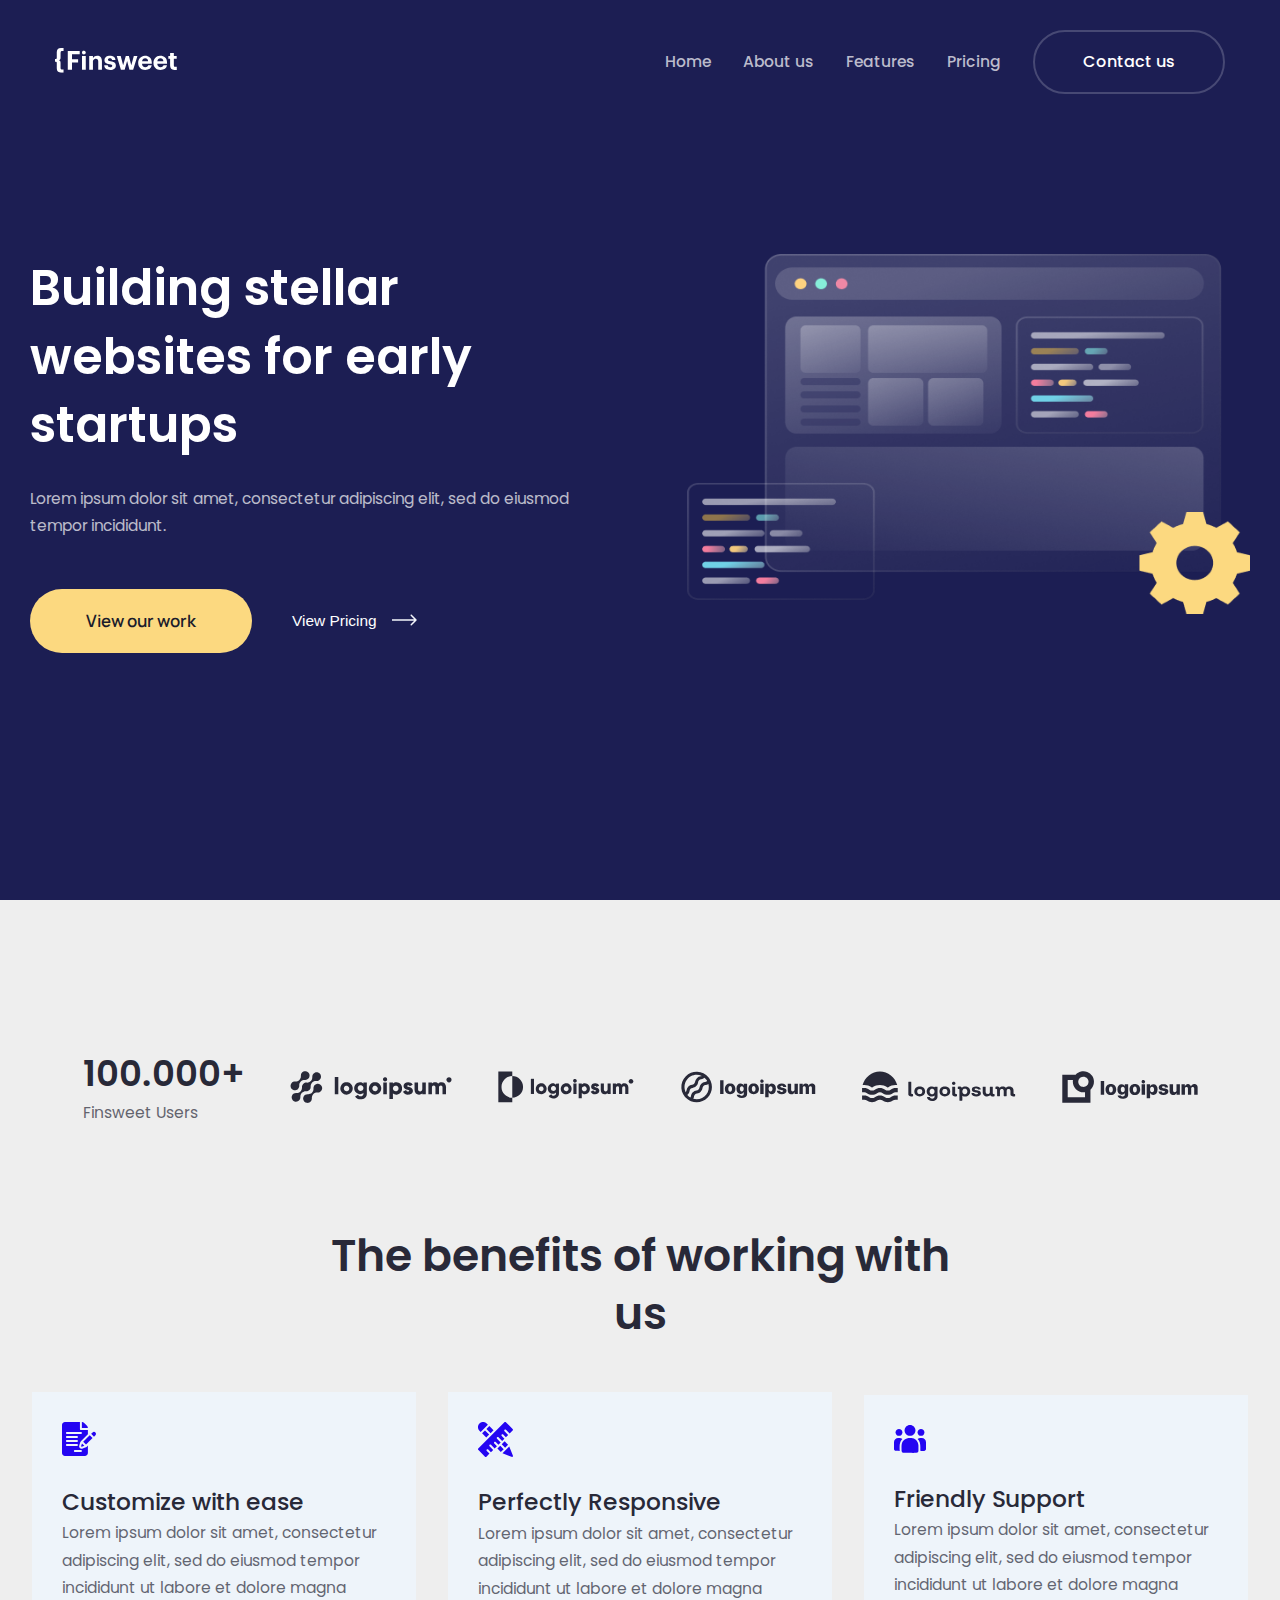
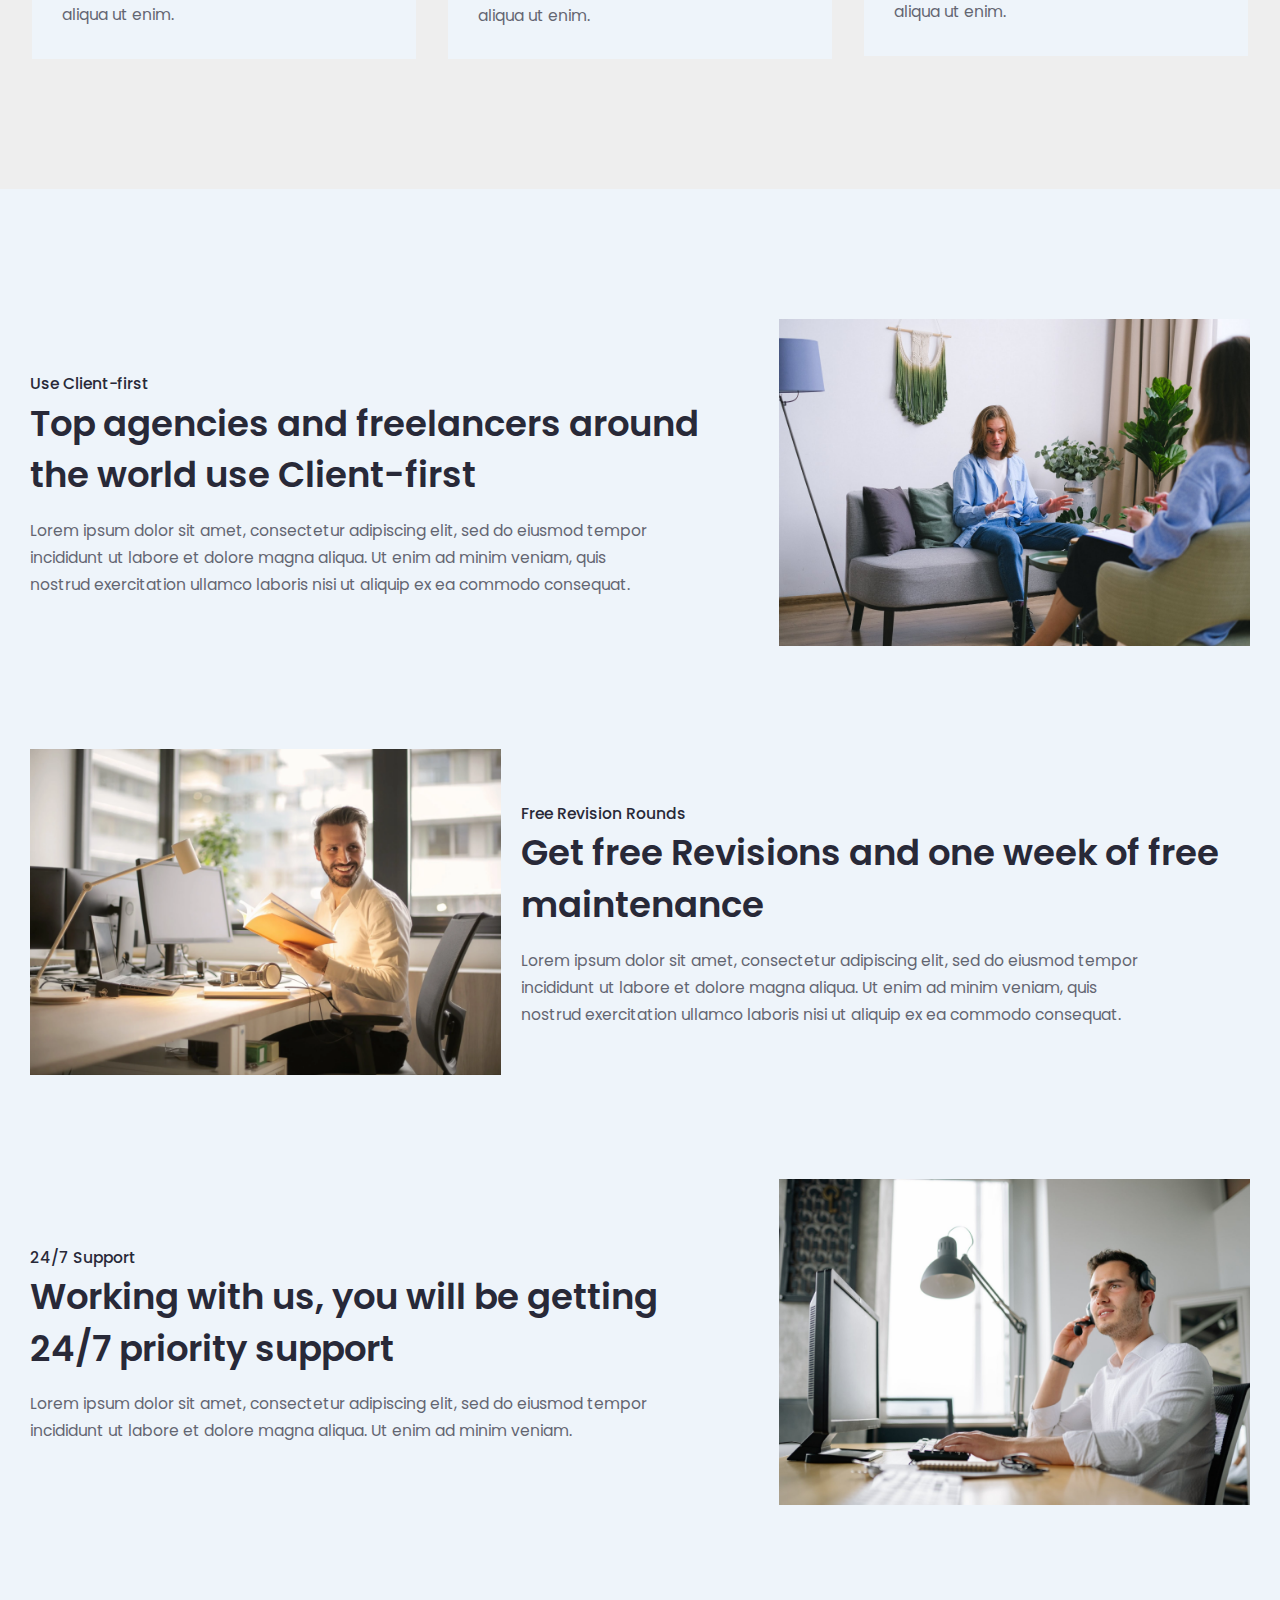
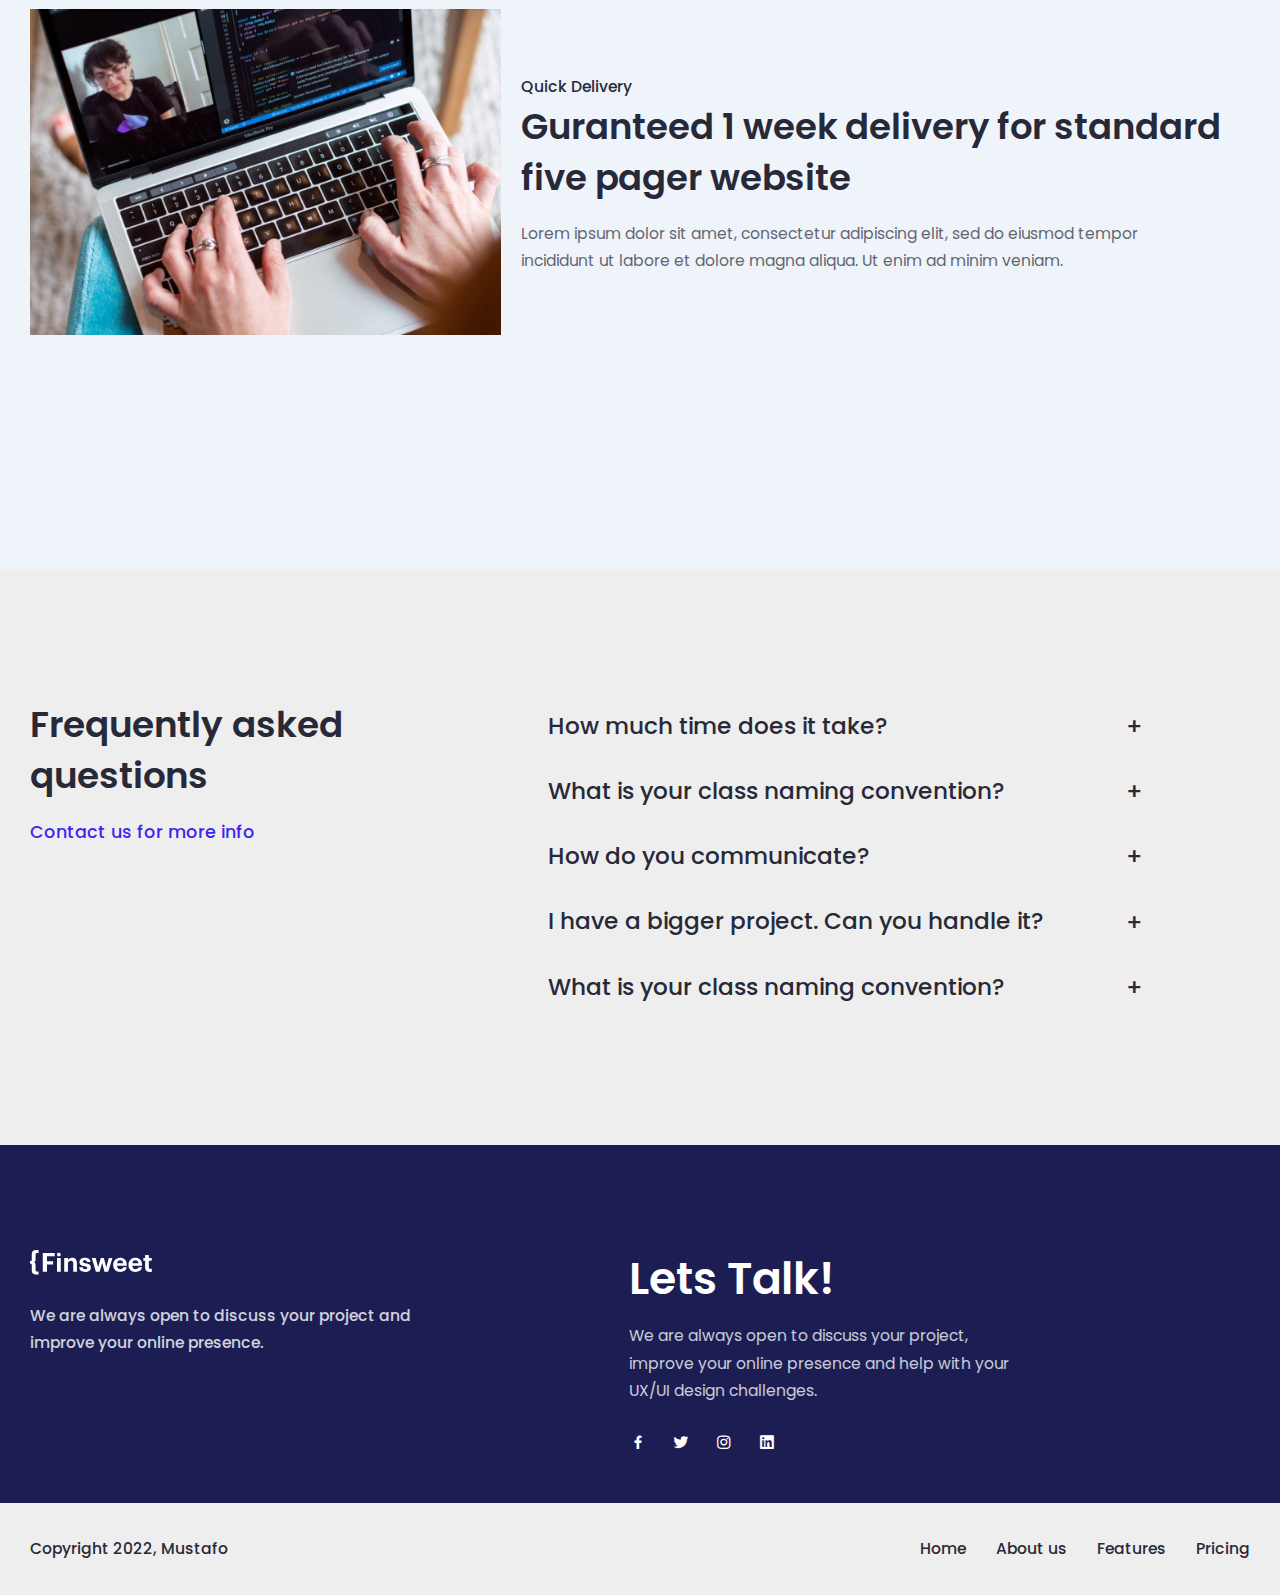
<file: features.html>
<!DOCTYPE html>
<html lang="en">
<head>
    <meta charset="UTF-8">
    <meta name="viewport" content="width=device-width, initial-scale=1.0">
    <link rel="stylesheet" href="./assets/scss/main.css">
    <link href='https://unpkg.com/boxicons@2.1.4/css/boxicons.min.css' rel='stylesheet'>
    <title>features</title>
</head>
<body>
    <div class="wrapper">
        <div class="content">
            <div class="container">
                <nav class="navbar">
                    <div class="navbar-logo">   
                        <a href="/">
                            <svg xmlns="http://www.w3.org/2000/svg" width="122" height="25" viewBox="0 0 122 25" fill="none">
                                <g clip-path="url(#clip0_5003_500)">
                                  <path d="M121.784 18.8719V21.891H119.252C116.549 21.806 115.105 20.3467 115.105 17.6055V10.7102H113.337V8.06174H115.105V5.09668H118.842V8.03086H121.699V10.6716H118.842V17.2349C118.842 18.1229 119.02 18.8333 120.387 18.8333L121.784 18.8719Z" fill="white"/>
                                  <path d="M98.4416 15.0033V14.8026C98.4011 13.9145 98.5364 13.0272 98.8395 12.1914C99.1427 11.3557 99.6078 10.5881 100.208 9.93242C100.809 9.27679 101.532 8.7461 102.338 8.37076C103.144 7.99541 104.016 7.78281 104.904 7.74512C105.082 7.74512 105.267 7.74512 105.445 7.74512C108.974 7.74512 112.07 9.79904 112.07 14.6945V15.7369H102.264C102.364 17.9916 103.584 19.2656 105.638 19.2656C107.406 19.2656 108.232 18.4935 108.472 17.3661H112.001C111.568 20.308 109.221 21.945 105.507 21.945C101.43 21.9141 98.4416 19.3351 98.4416 15.0033ZM108.395 13.3741C108.263 11.3202 107.229 10.3318 105.43 10.3318C103.63 10.3318 102.596 11.4437 102.341 13.3741H108.395Z" fill="white"/>
                                  <path d="M83.1838 15.0033V14.8026C83.1433 13.9157 83.278 13.0296 83.5802 12.1949C83.8824 11.3601 84.3462 10.5931 84.9449 9.93769C85.5437 9.28226 86.2658 8.75126 87.0699 8.37505C87.874 7.99883 88.7444 7.78478 89.6312 7.74512C89.8088 7.74512 89.9942 7.74512 90.1717 7.74512C93.7005 7.74512 96.8045 9.79904 96.8045 14.6945V15.7369H87.0059C87.1063 17.9916 88.3263 19.2656 90.3802 19.2656C92.1485 19.2656 92.9747 18.4935 93.214 17.3661H96.7428C96.3026 20.308 93.9553 21.945 90.2412 21.945C86.172 21.9141 83.1838 19.3351 83.1838 15.0033ZM93.1368 13.3741C93.0055 11.3202 91.9709 10.3318 90.1717 10.3318C88.3726 10.3318 87.3688 11.4746 87.0831 13.3664L93.1368 13.3741Z" fill="white"/>
                                  <path d="M61.7725 8.03027H65.7259L68.1427 17.188L70.7912 8.03027H73.8798L76.2735 17.188L78.8216 8.03027H82.443L78.1498 21.6356H74.4435L72.127 13.0956L69.6484 21.6356H65.8958L61.7725 8.03027Z" fill="white"/>
                                  <path d="M49.209 17.358H52.7377C52.8999 18.5858 53.5099 19.2884 55.1314 19.2884C56.583 19.2884 57.2548 18.7402 57.2548 17.8059C57.2548 16.8716 56.4827 16.4778 54.506 16.1998C50.8846 15.6516 49.487 14.6092 49.487 11.953C49.487 9.11918 52.0814 7.71387 54.892 7.71387C57.9111 7.71387 60.189 8.81032 60.5133 11.9375H57.0309C57.0087 11.6958 56.9388 11.4608 56.8252 11.2462C56.7117 11.0317 56.5567 10.8417 56.3693 10.6873C56.1819 10.533 55.9658 10.4173 55.7335 10.3469C55.5011 10.2766 55.2571 10.2529 55.0156 10.2774H54.8997C53.6797 10.2774 52.9694 10.8488 52.9694 11.6827C52.9694 12.5167 53.6257 12.8796 55.6178 13.1653C58.9999 13.6749 60.8916 14.532 60.8916 17.443C60.8916 20.354 58.7528 21.9137 55.17 21.9137C51.5872 21.9137 49.3094 20.2999 49.209 17.358Z" fill="white"/>
                                  <path d="M34.2139 8.03H37.9511V10.1843C38.3723 9.39357 39.0117 8.74039 39.7933 8.30239C40.5748 7.86438 41.4657 7.65996 42.3601 7.71342C45.0085 7.71342 46.9312 9.32721 46.9312 13.0104V21.6662H43.2403V13.5509C43.2403 11.7054 42.5222 10.8252 40.8544 10.8252C40.5019 10.7945 40.1467 10.8337 39.8094 10.9406C39.4721 11.0476 39.1593 11.22 38.8888 11.4482C38.6183 11.6763 38.3955 11.9556 38.2333 12.2701C38.0711 12.5846 37.9725 12.928 37.9434 13.2806C37.9241 13.4448 37.9241 13.6107 37.9434 13.7748V21.6353H34.2139V8.03Z" fill="white"/>
                                  <path d="M27.0022 4.60972C26.9887 4.2371 27.086 3.86885 27.2819 3.55157C27.4777 3.2343 27.7633 2.98228 28.1025 2.82742C28.4417 2.67256 28.8192 2.62182 29.1872 2.68162C29.5553 2.74143 29.8973 2.90909 30.17 3.16339C30.4427 3.41768 30.6338 3.74717 30.7191 4.11014C30.8044 4.4731 30.7801 4.85323 30.6493 5.20238C30.5184 5.55153 30.287 5.85401 29.9841 6.07153C29.6813 6.28904 29.3207 6.4118 28.948 6.42428H28.8785C28.6473 6.43891 28.4154 6.40774 28.1961 6.33255C27.9769 6.25736 27.7747 6.13963 27.6011 5.98611C27.4275 5.83258 27.2859 5.6463 27.1845 5.43793C27.083 5.22956 27.0237 5.00321 27.0099 4.77187C27.0035 4.71807 27.0009 4.66388 27.0022 4.60972ZM27.0022 8.03035H30.778V21.6357H27.0177L27.0022 8.03035Z" fill="white"/>
                                  <path d="M12.7715 3.04199H24.709V6.33908H16.9874V11.2577H23.1029V14.4312H16.9797V21.6354H12.7715V3.04199Z" fill="white"/>
                                  <path d="M5.56722 9.12683C5.56722 10.2928 5.56722 11.7135 3.96114 12.2927C5.60582 12.8563 5.56722 14.0532 5.56722 15.3041V19.937C5.56722 20.8172 5.92241 21.35 6.55557 21.4813C6.6947 21.5282 6.84127 21.5491 6.98797 21.543H8.53228V24.6316H5.98418C3.2662 24.6316 1.76823 23.0873 1.76823 20.2227V14.7404C1.74895 14.4589 1.62485 14.1949 1.42043 14.0005C1.216 13.8061 0.946116 13.6954 0.664051 13.6903H0V10.98H0.664051C0.951744 10.9762 1.22693 10.8618 1.43252 10.6605C1.63812 10.4592 1.75833 10.1865 1.76823 9.89899V4.33949C1.76823 1.52114 3.23532 0 5.98418 0H8.55544V3.04228H7.01114C6.86426 3.0427 6.71835 3.06615 6.57873 3.11177C5.94557 3.27392 5.59038 3.79899 5.59038 4.65608L5.56722 9.12683Z" fill="white"/>
                                </g>
                                <defs>
                                  <clipPath id="clip0_5003_500">
                                    <rect width="122" height="24.7089" fill="white"/>
                                  </clipPath>
                                </defs>
                            </svg>
                        </a>
                    </div>
                    <div class="navbar-links">
                        <a href="/" class="navbar-link">Home</a>
                        <a href="./about.html" class="navbar-link">About us</a>
                        <a href="./features.html" class="navbar-link">Features</a>
                        <a href="./pricing.html" class="navbar-link">Pricing</a>
                        <a href="./contact.html" class="navbar-button">Contact us</a>

                        <button class="navbar-close__button">
                            <i class='bx bx-x' style='color:#ffffff'  ></i>
                        </button>
                    </div>
                    <div class="navbar-menu">
                        <button class="navbar-menu__button">
                            <i class='bx bx-menu' style='color:#ffffff'  ></i>
                        </button>
                    </div>
                </nav>
                <header class="header">
                    <div class="header-content">
                        <h1 class="header-title">
                            Building stellar websites for early startups
                        </h1>
                        <p class="header-subtitle">
                            Lorem ipsum dolor sit amet, consectetur adipiscing elit, sed do eiusmod tempor incididunt.
                        </p>
    
                        <div class="header-buttons">
                            <button class="header-button__work">View our work</button>
                            <button class="header-button__pricing">View Pricing 
                                <span>
                                    <svg xmlns="http://www.w3.org/2000/svg" width="25" height="12" viewBox="0 0 25 12" fill="none">
                                        <path d="M24.5303 6.53033C24.8232 6.23744 24.8232 5.76256 24.5303 5.46967L19.7574 0.696699C19.4645 0.403806 18.9896 0.403806 18.6967 0.696699C18.4038 0.989593 18.4038 1.46447 18.6967 1.75736L22.9393 6L18.6967 10.2426C18.4038 10.5355 18.4038 11.0104 18.6967 11.3033C18.9896 11.5962 19.4645 11.5962 19.7574 11.3033L24.5303 6.53033ZM0 6.75H24V5.25H0V6.75Z" fill="#F4F6FC"/>
                                    </svg>
                                </span>
                            </button>
                        </div>
                    </div>
                    <div class="header-image">
                        <img src="./assets/images/features.png" class="header-img" alt="image">
                    </div>
                </header>
            </div>
    
        </div>

        <section class="benefits">
            <div class="container">
                <div class="benefits-container">
                    <div class="benefits-company">
                        <div>
                            <h1 class="benefits-company__title">100.000+</h1>
                            <span class="benefits-company__subtitle">Finsweet Users</span>
                        </div>
                            <img src="./assets/icons/logo1.svg" class="benefist-logo__img" alt="logo">
                            <img src="./assets/icons/logo2.svg" class="benefist-logo__img" alt="logo">
                            <img src="./assets/icons/logo3.svg" class="benefist-logo__img" alt="logo">
                            <img src="./assets/icons/logo4.svg" class="benefist-logo__img" alt="logo">
                            <img src="./assets/icons/logo5.svg" class="benefist-logo__img" alt="logo">
                    </div>
                    <h1 class="benefits-title">The benefits of working with us</h1>
                    <div class="benefits-cards">
                        <div class="benefits-card">
                            <img src="./assets/icons/cardIcon6.svg" alt="">    
                            <h1 class="benefits-card__title">Customize with ease</h1>
                            <p class="benefits-card__subtitle">Lorem ipsum dolor sit amet, consectetur adipiscing elit, sed do eiusmod tempor incididunt ut labore et dolore magna aliqua ut enim.</p>
                        </div>

                        <div class="benefits-card">
                            <img src="./assets/icons/cardIcon3.svg" alt="">  
                            <h1 class="benefits-card__title">Perfectly Responsive</h1>
                            <p class="benefits-card__subtitle">Lorem ipsum dolor sit amet, consectetur adipiscing elit, sed do eiusmod tempor incididunt ut labore et dolore magna aliqua ut enim.</p>
                        </div>

                        <div class="benefits-card">
                           <img src="./assets/icons/cardIcon1.svg" alt="">    
                            <h1 class="benefits-card__title">Friendly Support</h1>
                            <p class="benefits-card__subtitle">Lorem ipsum dolor sit amet, consectetur adipiscing elit, sed do eiusmod tempor incididunt ut labore et dolore magna aliqua ut enim.</p>
                        </div>
                    </div>

                 
                </div>
            </div>
        </section>

        <section class="mission">
            <div class="container">
                <div class="mission-content">
                    <div class="mission-men">
                        <div>
                            <h6 class="mission-men__title">Use Client-first</h6>
                            <h1 class="mission-men__info">Top agencies and freelancers around the world use Client-first </h1>
                            <p class="mission-men__subtitle">Lorem ipsum dolor sit amet, consectetur adipiscing elit, sed do eiusmod tempor incididunt ut labore et dolore magna aliqua. Ut enim ad minim veniam, quis nostrud exercitation ullamco laboris nisi ut aliquip ex ea commodo consequat.</p>
                        </div>
                        <div>
                            <img src="./assets/images/missionImg3.png" class="mission-men__img" alt="image">
                        </div>
                    </div>

                    <div class="mission-femael">
                        <div>
                            <img src="./assets/images/missionImg4.png" class="mission-men__img" alt="image">
                        </div>
                        <div>
                            <h6 class="mission-men__title">Free Revision Rounds</h6>
                            <h1 class="mission-men__info">Get free Revisions and one week of free maintenance</h1>
                            <p class="mission-men__subtitle">Lorem ipsum dolor sit amet, consectetur adipiscing elit, sed do eiusmod tempor incididunt ut labore et dolore magna aliqua. Ut enim ad minim veniam, quis nostrud exercitation ullamco laboris nisi ut aliquip ex ea commodo consequat.</p>
                        </div>
                    </div>

                    <div class="mission-men">
                        <div>
                            <h6 class="mission-men__title">24/7 Support</h6>
                            <h1 class="mission-men__info">Working with us, you will be getting 24/7 priority support</h1>
                            <p class="mission-men__subtitle">Lorem ipsum dolor sit amet, consectetur adipiscing elit, sed do eiusmod tempor incididunt ut labore et dolore magna aliqua. Ut enim ad minim veniam.</p>
                        </div>
                        <div>
                            <img src="./assets/images/missionImg5.png" class="mission-men__img" alt="image">
                        </div>
                    </div>

                    <div class="mission-femael">
                        <div>
                            <img src="./assets/images/missionimg6.png" class="mission-men__img" alt="image">
                        </div>
                        <div>
                            <h6 class="mission-men__title">Quick Delivery</h6>
                            <h1 class="mission-men__info">Guranteed 1 week delivery for standard five pager website</h1>
                            <p class="mission-men__subtitle">Lorem ipsum dolor sit amet, consectetur adipiscing elit, sed do eiusmod tempor incididunt ut labore et dolore magna aliqua. Ut enim ad minim veniam.</p>
                        </div>
                    </div>
                </div>
            </div>
        </section>

        <section class="question">
            <div class="container">
                <div class="question-content">
                    <div>
                        <h1 class="question-title">Frequently asked questions</h1>
                        <a href="#" class="question-link">Contact us for more info</a>
                    </div>
                    <div class="question-accardion">
                            <div class="question-contentbx">
                                <div class="question-label">How much time does it take?</div>
                                <div class="question-accardion__content">
                                    <p class="question-text">Lorem ipsum dolor sit amet, consectetur adipiscing elit, sed do eiusmod tempor incididunt ut labore et dolore magna aliqua.</p>
                                </div>
                            </div>

                            <div class="question-contentbx">
                          <div class="question-label">What is your class naming convention?</div>
                                <div class="question-accardion__content">
                                    <p class="question-text">Lorem ipsum dolor sit amet, consectetur adipiscing elit, sed do eiusmod tempor incididunt ut labore et dolore magna aliqua.</p>
                                </div>
                            </div>

                            <div class="question-contentbx">
                                <div class="question-label">How do you communicate?</div>
                                <div class="question-accardion__content">
                                    <p class="question-text">Lorem ipsum dolor sit amet, consectetur adipiscing elit, sed do eiusmod tempor incididunt ut labore et dolore magna aliqua.</p>
                                </div>
                            </div>

                            <div class="question-contentbx">
                                <div class="question-label">I have a bigger project. Can you handle it?</div>
                                <div class="question-accardion__content">
                                    <p class="question-text">Lorem ipsum dolor sit amet, consectetur adipiscing elit, sed do eiusmod tempor incididunt ut labore et dolore magna aliqua.</p>
                                </div>
                            </div>

                            <div class="question-contentbx">
                                <div class="question-label">What is your class naming convention?</div>
                                <div class="question-accardion__content">
                                    <p class="question-text">Lorem ipsum dolor sit amet, consectetur adipiscing elit, sed do eiusmod tempor incididunt ut labore et dolore magna aliqua.
                                    </p>
                                </div>
                            </div>
                    </div>
                </div>
            </div>
        </section>

        <footer class="footer">
            <div class="container">
                <div class="footer-content">
                    <div class="footer-text">
                        <a href="/">
                            <svg xmlns="http://www.w3.org/2000/svg" width="122" height="25" viewBox="0 0 122 25" fill="none">
                                <g clip-path="url(#clip0_5003_500)">
                                  <path d="M121.784 18.8719V21.891H119.252C116.549 21.806 115.105 20.3467 115.105 17.6055V10.7102H113.337V8.06174H115.105V5.09668H118.842V8.03086H121.699V10.6716H118.842V17.2349C118.842 18.1229 119.02 18.8333 120.387 18.8333L121.784 18.8719Z" fill="white"/>
                                  <path d="M98.4416 15.0033V14.8026C98.4011 13.9145 98.5364 13.0272 98.8395 12.1914C99.1427 11.3557 99.6078 10.5881 100.208 9.93242C100.809 9.27679 101.532 8.7461 102.338 8.37076C103.144 7.99541 104.016 7.78281 104.904 7.74512C105.082 7.74512 105.267 7.74512 105.445 7.74512C108.974 7.74512 112.07 9.79904 112.07 14.6945V15.7369H102.264C102.364 17.9916 103.584 19.2656 105.638 19.2656C107.406 19.2656 108.232 18.4935 108.472 17.3661H112.001C111.568 20.308 109.221 21.945 105.507 21.945C101.43 21.9141 98.4416 19.3351 98.4416 15.0033ZM108.395 13.3741C108.263 11.3202 107.229 10.3318 105.43 10.3318C103.63 10.3318 102.596 11.4437 102.341 13.3741H108.395Z" fill="white"/>
                                  <path d="M83.1838 15.0033V14.8026C83.1433 13.9157 83.278 13.0296 83.5802 12.1949C83.8824 11.3601 84.3462 10.5931 84.9449 9.93769C85.5437 9.28226 86.2658 8.75126 87.0699 8.37505C87.874 7.99883 88.7444 7.78478 89.6312 7.74512C89.8088 7.74512 89.9942 7.74512 90.1717 7.74512C93.7005 7.74512 96.8045 9.79904 96.8045 14.6945V15.7369H87.0059C87.1063 17.9916 88.3263 19.2656 90.3802 19.2656C92.1485 19.2656 92.9747 18.4935 93.214 17.3661H96.7428C96.3026 20.308 93.9553 21.945 90.2412 21.945C86.172 21.9141 83.1838 19.3351 83.1838 15.0033ZM93.1368 13.3741C93.0055 11.3202 91.9709 10.3318 90.1717 10.3318C88.3726 10.3318 87.3688 11.4746 87.0831 13.3664L93.1368 13.3741Z" fill="white"/>
                                  <path d="M61.7725 8.03027H65.7259L68.1427 17.188L70.7912 8.03027H73.8798L76.2735 17.188L78.8216 8.03027H82.443L78.1498 21.6356H74.4435L72.127 13.0956L69.6484 21.6356H65.8958L61.7725 8.03027Z" fill="white"/>
                                  <path d="M49.209 17.358H52.7377C52.8999 18.5858 53.5099 19.2884 55.1314 19.2884C56.583 19.2884 57.2548 18.7402 57.2548 17.8059C57.2548 16.8716 56.4827 16.4778 54.506 16.1998C50.8846 15.6516 49.487 14.6092 49.487 11.953C49.487 9.11918 52.0814 7.71387 54.892 7.71387C57.9111 7.71387 60.189 8.81032 60.5133 11.9375H57.0309C57.0087 11.6958 56.9388 11.4608 56.8252 11.2462C56.7117 11.0317 56.5567 10.8417 56.3693 10.6873C56.1819 10.533 55.9658 10.4173 55.7335 10.3469C55.5011 10.2766 55.2571 10.2529 55.0156 10.2774H54.8997C53.6797 10.2774 52.9694 10.8488 52.9694 11.6827C52.9694 12.5167 53.6257 12.8796 55.6178 13.1653C58.9999 13.6749 60.8916 14.532 60.8916 17.443C60.8916 20.354 58.7528 21.9137 55.17 21.9137C51.5872 21.9137 49.3094 20.2999 49.209 17.358Z" fill="white"/>
                                  <path d="M34.2139 8.03H37.9511V10.1843C38.3723 9.39357 39.0117 8.74039 39.7933 8.30239C40.5748 7.86438 41.4657 7.65996 42.3601 7.71342C45.0085 7.71342 46.9312 9.32721 46.9312 13.0104V21.6662H43.2403V13.5509C43.2403 11.7054 42.5222 10.8252 40.8544 10.8252C40.5019 10.7945 40.1467 10.8337 39.8094 10.9406C39.4721 11.0476 39.1593 11.22 38.8888 11.4482C38.6183 11.6763 38.3955 11.9556 38.2333 12.2701C38.0711 12.5846 37.9725 12.928 37.9434 13.2806C37.9241 13.4448 37.9241 13.6107 37.9434 13.7748V21.6353H34.2139V8.03Z" fill="white"/>
                                  <path d="M27.0022 4.60972C26.9887 4.2371 27.086 3.86885 27.2819 3.55157C27.4777 3.2343 27.7633 2.98228 28.1025 2.82742C28.4417 2.67256 28.8192 2.62182 29.1872 2.68162C29.5553 2.74143 29.8973 2.90909 30.17 3.16339C30.4427 3.41768 30.6338 3.74717 30.7191 4.11014C30.8044 4.4731 30.7801 4.85323 30.6493 5.20238C30.5184 5.55153 30.287 5.85401 29.9841 6.07153C29.6813 6.28904 29.3207 6.4118 28.948 6.42428H28.8785C28.6473 6.43891 28.4154 6.40774 28.1961 6.33255C27.9769 6.25736 27.7747 6.13963 27.6011 5.98611C27.4275 5.83258 27.2859 5.6463 27.1845 5.43793C27.083 5.22956 27.0237 5.00321 27.0099 4.77187C27.0035 4.71807 27.0009 4.66388 27.0022 4.60972ZM27.0022 8.03035H30.778V21.6357H27.0177L27.0022 8.03035Z" fill="white"/>
                                  <path d="M12.7715 3.04199H24.709V6.33908H16.9874V11.2577H23.1029V14.4312H16.9797V21.6354H12.7715V3.04199Z" fill="white"/>
                                  <path d="M5.56722 9.12683C5.56722 10.2928 5.56722 11.7135 3.96114 12.2927C5.60582 12.8563 5.56722 14.0532 5.56722 15.3041V19.937C5.56722 20.8172 5.92241 21.35 6.55557 21.4813C6.6947 21.5282 6.84127 21.5491 6.98797 21.543H8.53228V24.6316H5.98418C3.2662 24.6316 1.76823 23.0873 1.76823 20.2227V14.7404C1.74895 14.4589 1.62485 14.1949 1.42043 14.0005C1.216 13.8061 0.946116 13.6954 0.664051 13.6903H0V10.98H0.664051C0.951744 10.9762 1.22693 10.8618 1.43252 10.6605C1.63812 10.4592 1.75833 10.1865 1.76823 9.89899V4.33949C1.76823 1.52114 3.23532 0 5.98418 0H8.55544V3.04228H7.01114C6.86426 3.0427 6.71835 3.06615 6.57873 3.11177C5.94557 3.27392 5.59038 3.79899 5.59038 4.65608L5.56722 9.12683Z" fill="white"/>
                                </g>
                                <defs>
                                  <clipPath id="clip0_5003_500">
                                    <rect width="122" height="24.7089" fill="white"/>
                                  </clipPath>
                                </defs>
                            </svg>
                        </a>
                        <p class="footer-subtitle">
                            We are always open to discuss your project and improve your online presence.
                        </p>
                    </div>
                    <div class="foooter-info">
                        <h1 class="footer-title">Lets Talk!</h1>
                        <p class="footer-info__subtitle">We are always open to discuss your project, improve your online presence and help with your UX/UI design challenges.</p>
                        <div class="footer-links">
                            <a href="#">
                                <i class='bx bxl-facebook'></i>
                            </a>

                            <a href="#">
                                <i class='bx bxl-twitter'></i>
                            </a>
                            <a href="#">
                                <i class='bx bxl-instagram' ></i>
                            </a>

                            <a href="#">
                                <i class='bx bxl-linkedin-square'></i>
                            </a>
                        </div>
                    </div>
                </div>
            </div>
        </footer>

        <nav class="footer-nav">
            <div class="container">
                <div class="footer-nav__content">
                    <div>
                        <a href="https://botirovdev.vercel.app" class="footer-nav__copyright" >Copyright 2022, Mustafo</a>
                    </div>
                    <div class="footer-nav__links">
                        <a href="/" class="footer-nav__link">Home</a>
                        <a href="./about.html" class="footer-nav__link">About us</a>
                        <a href="./features.html" class="footer-nav__link">Features</a>
                        <a href="./pricing.html" class="footer-nav__link">Pricing</a>
                    </div>
                </div>
            </div>
        </nav>
    </div>

    <script src="./js/features.js"></script>
</body>
</html>
</file>
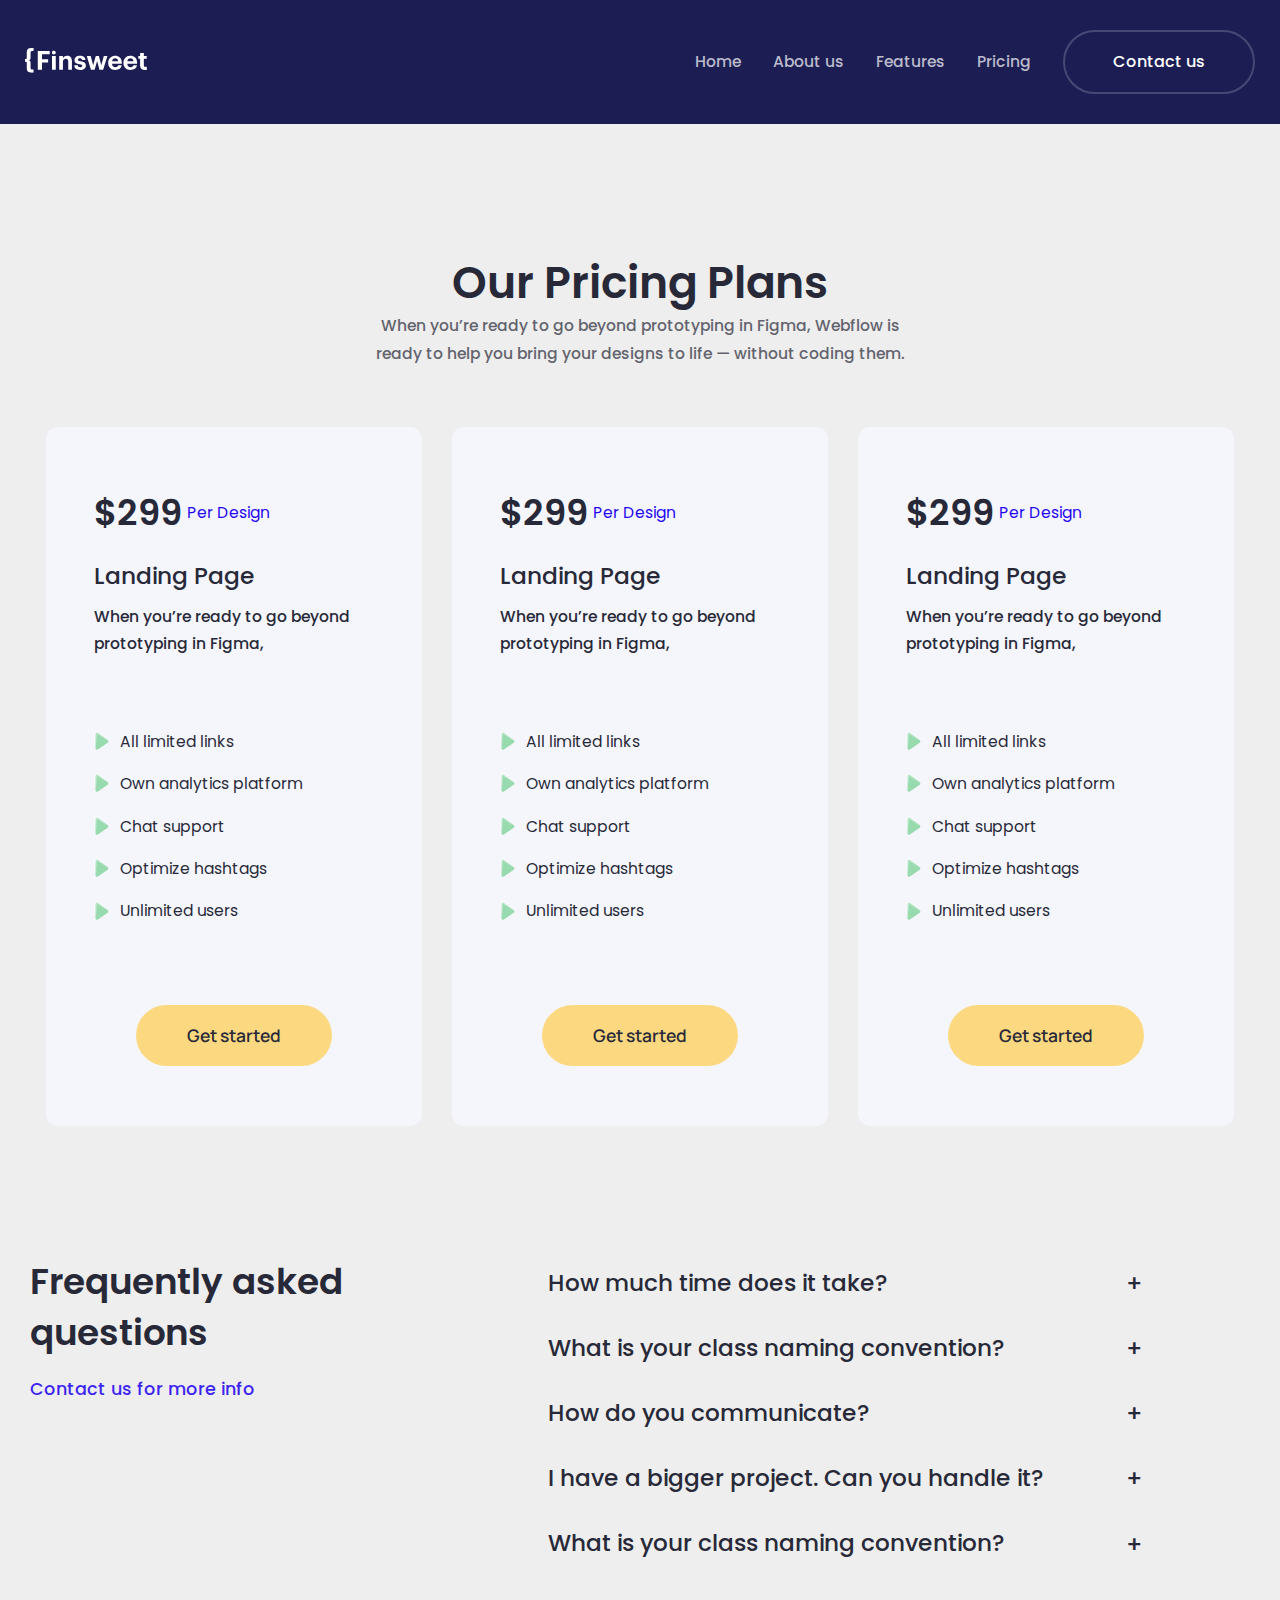
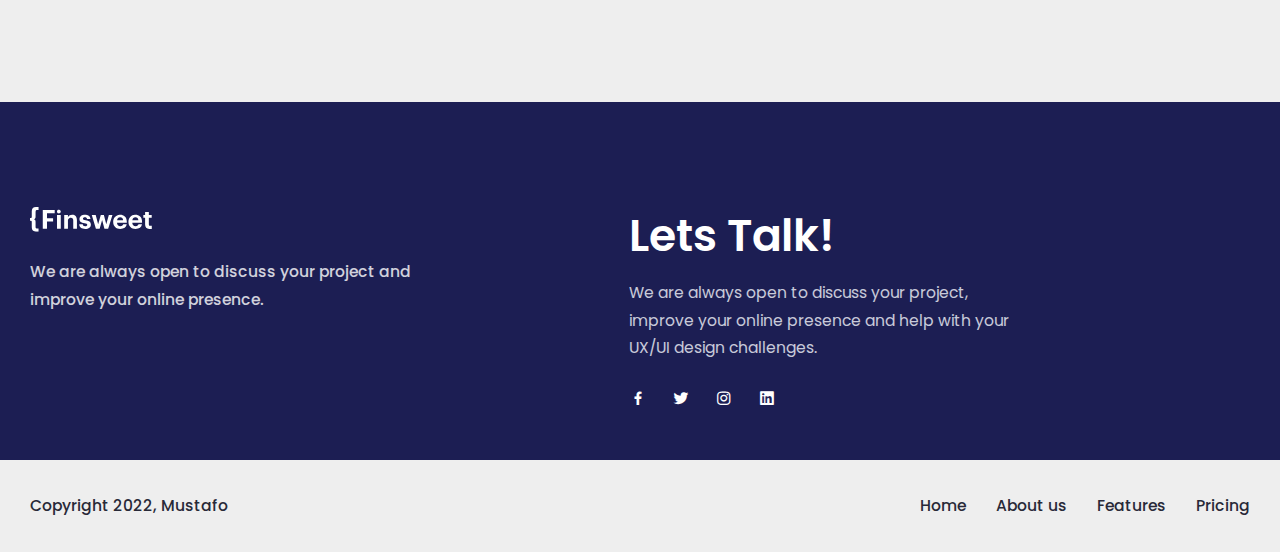
<file: pricing.html>
<!DOCTYPE html>
<html lang="en">
<head>
    <meta charset="UTF-8">
    <meta name="viewport" content="width=device-width, initial-scale=1.0">
    <link rel="stylesheet" href="./assets/scss/main.css">
    <link href='https://unpkg.com/boxicons@2.1.4/css/boxicons.min.css' rel='stylesheet'>
    <title>Pricing</title>
</head>
<body>
    <div class="wrapper">
        <div class="navbar-container">
            <nav class="navbar">
                <div class="navbar-logo">   
                    <a href="/">
                        <svg xmlns="http://www.w3.org/2000/svg" width="122" height="25" viewBox="0 0 122 25" fill="none">
                            <g clip-path="url(#clip0_5003_500)">
                              <path d="M121.784 18.8719V21.891H119.252C116.549 21.806 115.105 20.3467 115.105 17.6055V10.7102H113.337V8.06174H115.105V5.09668H118.842V8.03086H121.699V10.6716H118.842V17.2349C118.842 18.1229 119.02 18.8333 120.387 18.8333L121.784 18.8719Z" fill="white"/>
                              <path d="M98.4416 15.0033V14.8026C98.4011 13.9145 98.5364 13.0272 98.8395 12.1914C99.1427 11.3557 99.6078 10.5881 100.208 9.93242C100.809 9.27679 101.532 8.7461 102.338 8.37076C103.144 7.99541 104.016 7.78281 104.904 7.74512C105.082 7.74512 105.267 7.74512 105.445 7.74512C108.974 7.74512 112.07 9.79904 112.07 14.6945V15.7369H102.264C102.364 17.9916 103.584 19.2656 105.638 19.2656C107.406 19.2656 108.232 18.4935 108.472 17.3661H112.001C111.568 20.308 109.221 21.945 105.507 21.945C101.43 21.9141 98.4416 19.3351 98.4416 15.0033ZM108.395 13.3741C108.263 11.3202 107.229 10.3318 105.43 10.3318C103.63 10.3318 102.596 11.4437 102.341 13.3741H108.395Z" fill="white"/>
                              <path d="M83.1838 15.0033V14.8026C83.1433 13.9157 83.278 13.0296 83.5802 12.1949C83.8824 11.3601 84.3462 10.5931 84.9449 9.93769C85.5437 9.28226 86.2658 8.75126 87.0699 8.37505C87.874 7.99883 88.7444 7.78478 89.6312 7.74512C89.8088 7.74512 89.9942 7.74512 90.1717 7.74512C93.7005 7.74512 96.8045 9.79904 96.8045 14.6945V15.7369H87.0059C87.1063 17.9916 88.3263 19.2656 90.3802 19.2656C92.1485 19.2656 92.9747 18.4935 93.214 17.3661H96.7428C96.3026 20.308 93.9553 21.945 90.2412 21.945C86.172 21.9141 83.1838 19.3351 83.1838 15.0033ZM93.1368 13.3741C93.0055 11.3202 91.9709 10.3318 90.1717 10.3318C88.3726 10.3318 87.3688 11.4746 87.0831 13.3664L93.1368 13.3741Z" fill="white"/>
                              <path d="M61.7725 8.03027H65.7259L68.1427 17.188L70.7912 8.03027H73.8798L76.2735 17.188L78.8216 8.03027H82.443L78.1498 21.6356H74.4435L72.127 13.0956L69.6484 21.6356H65.8958L61.7725 8.03027Z" fill="white"/>
                              <path d="M49.209 17.358H52.7377C52.8999 18.5858 53.5099 19.2884 55.1314 19.2884C56.583 19.2884 57.2548 18.7402 57.2548 17.8059C57.2548 16.8716 56.4827 16.4778 54.506 16.1998C50.8846 15.6516 49.487 14.6092 49.487 11.953C49.487 9.11918 52.0814 7.71387 54.892 7.71387C57.9111 7.71387 60.189 8.81032 60.5133 11.9375H57.0309C57.0087 11.6958 56.9388 11.4608 56.8252 11.2462C56.7117 11.0317 56.5567 10.8417 56.3693 10.6873C56.1819 10.533 55.9658 10.4173 55.7335 10.3469C55.5011 10.2766 55.2571 10.2529 55.0156 10.2774H54.8997C53.6797 10.2774 52.9694 10.8488 52.9694 11.6827C52.9694 12.5167 53.6257 12.8796 55.6178 13.1653C58.9999 13.6749 60.8916 14.532 60.8916 17.443C60.8916 20.354 58.7528 21.9137 55.17 21.9137C51.5872 21.9137 49.3094 20.2999 49.209 17.358Z" fill="white"/>
                              <path d="M34.2139 8.03H37.9511V10.1843C38.3723 9.39357 39.0117 8.74039 39.7933 8.30239C40.5748 7.86438 41.4657 7.65996 42.3601 7.71342C45.0085 7.71342 46.9312 9.32721 46.9312 13.0104V21.6662H43.2403V13.5509C43.2403 11.7054 42.5222 10.8252 40.8544 10.8252C40.5019 10.7945 40.1467 10.8337 39.8094 10.9406C39.4721 11.0476 39.1593 11.22 38.8888 11.4482C38.6183 11.6763 38.3955 11.9556 38.2333 12.2701C38.0711 12.5846 37.9725 12.928 37.9434 13.2806C37.9241 13.4448 37.9241 13.6107 37.9434 13.7748V21.6353H34.2139V8.03Z" fill="white"/>
                              <path d="M27.0022 4.60972C26.9887 4.2371 27.086 3.86885 27.2819 3.55157C27.4777 3.2343 27.7633 2.98228 28.1025 2.82742C28.4417 2.67256 28.8192 2.62182 29.1872 2.68162C29.5553 2.74143 29.8973 2.90909 30.17 3.16339C30.4427 3.41768 30.6338 3.74717 30.7191 4.11014C30.8044 4.4731 30.7801 4.85323 30.6493 5.20238C30.5184 5.55153 30.287 5.85401 29.9841 6.07153C29.6813 6.28904 29.3207 6.4118 28.948 6.42428H28.8785C28.6473 6.43891 28.4154 6.40774 28.1961 6.33255C27.9769 6.25736 27.7747 6.13963 27.6011 5.98611C27.4275 5.83258 27.2859 5.6463 27.1845 5.43793C27.083 5.22956 27.0237 5.00321 27.0099 4.77187C27.0035 4.71807 27.0009 4.66388 27.0022 4.60972ZM27.0022 8.03035H30.778V21.6357H27.0177L27.0022 8.03035Z" fill="white"/>
                              <path d="M12.7715 3.04199H24.709V6.33908H16.9874V11.2577H23.1029V14.4312H16.9797V21.6354H12.7715V3.04199Z" fill="white"/>
                              <path d="M5.56722 9.12683C5.56722 10.2928 5.56722 11.7135 3.96114 12.2927C5.60582 12.8563 5.56722 14.0532 5.56722 15.3041V19.937C5.56722 20.8172 5.92241 21.35 6.55557 21.4813C6.6947 21.5282 6.84127 21.5491 6.98797 21.543H8.53228V24.6316H5.98418C3.2662 24.6316 1.76823 23.0873 1.76823 20.2227V14.7404C1.74895 14.4589 1.62485 14.1949 1.42043 14.0005C1.216 13.8061 0.946116 13.6954 0.664051 13.6903H0V10.98H0.664051C0.951744 10.9762 1.22693 10.8618 1.43252 10.6605C1.63812 10.4592 1.75833 10.1865 1.76823 9.89899V4.33949C1.76823 1.52114 3.23532 0 5.98418 0H8.55544V3.04228H7.01114C6.86426 3.0427 6.71835 3.06615 6.57873 3.11177C5.94557 3.27392 5.59038 3.79899 5.59038 4.65608L5.56722 9.12683Z" fill="white"/>
                            </g>
                            <defs>
                              <clipPath id="clip0_5003_500">
                                <rect width="122" height="24.7089" fill="white"/>
                              </clipPath>
                            </defs>
                        </svg>
                    </a>
                </div>
                <div class="navbar-links">
                    <a href="./index.html" class="navbar-link">Home</a>
                    <a href="./about.html" class="navbar-link">About us</a>
                    <a href="./features.html" class="navbar-link">Features</a>
                    <a href="./pricing.html" class="navbar-link">Pricing</a>
                    <a href="#" class="navbar-button">Contact us</a>
                    <button class="navbar-close__button">
                        <i class='bx bx-x' style='color:#ffffff'  ></i>
                    </button>
                </div>
                <div class="navbar-menu">
                    <button class="navbar-menu__button">
                        <i class='bx bx-menu' style='color:#ffffff'  ></i>
                    </button>
                </div>
            </nav>
        </div>

        <div class="pricing">
            <div class="container">
                <div class="pricing-content">
                    <h1 class="pricing-title">Our Pricing Plans</h1>
                    <p class="pricing-subtitle">When you’re ready to go beyond prototyping in Figma, Webflow is ready to help you bring your designs to life — without coding them.</p>
                    <div class="pricing-cards">
                        <div class="pricing-card">
                            <div class="pricing-items">
                                <p class="pricing-text">$299</p>
                                <a href="#" class="pricing-link">Per Design</a>
                            </div>
                            <h1 class="pricing-card__title">Landing Page </h1>
                            <p class="pricing-card__subtitle">When you’re ready to go beyond prototyping in Figma, </p>

                            <div class="pricing-info__blok">
                                <div class="pricing-info">
                                    <img src="./assets/icons/pointerIcon.svg" alt="icon">
                                    <p class="pricing-info__text">All limited links</p>
                                </div>

                                <div class="pricing-info">
                                    <img src="./assets/icons/pointerIcon.svg" alt="icon">
                                    <p class="pricing-info__text">Own analytics platform</p>
                                </div>

                                <div class="pricing-info">
                                    <img src="./assets/icons/pointerIcon.svg" alt="icon">
                                    <p class="pricing-info__text">Chat support</p>
                                </div>

                                <div class="pricing-info">
                                    <img src="./assets/icons/pointerIcon.svg" alt="icon">
                                    <p class="pricing-info__text">Optimize hashtags</p>
                                </div>

                                <div class="pricing-info">
                                    <img src="./assets/icons/pointerIcon.svg" alt="icon">
                                    <p class="pricing-info__text">Unlimited users</p>
                                </div>
                            </div>
                            <div class="pricing-button__blok">
                                <button class="pricing-button">Get started</button>
                            </div>
                        </div>

                        <div class="pricing-card">
                            <div class="pricing-items">
                                <p class="pricing-text">$299</p>
                                <a href="#" class="pricing-link">Per Design</a>
                            </div>
                            <h1 class="pricing-card__title">Landing Page </h1>
                            <p class="pricing-card__subtitle">When you’re ready to go beyond prototyping in Figma, </p>

                            <div class="pricing-info__blok">
                                <div class="pricing-info">
                                    <img src="./assets/icons/pointerIcon.svg" alt="icon">
                                    <p class="pricing-info__text">All limited links</p>
                                </div>

                                <div class="pricing-info">
                                    <img src="./assets/icons/pointerIcon.svg" alt="icon">
                                    <p class="pricing-info__text">Own analytics platform</p>
                                </div>

                                <div class="pricing-info">
                                    <img src="./assets/icons/pointerIcon.svg" alt="icon">
                                    <p class="pricing-info__text">Chat support</p>
                                </div>

                                <div class="pricing-info">
                                    <img src="./assets/icons/pointerIcon.svg" alt="icon">
                                    <p class="pricing-info__text">Optimize hashtags</p>
                                </div>

                                <div class="pricing-info">
                                    <img src="./assets/icons/pointerIcon.svg" alt="icon">
                                    <p class="pricing-info__text">Unlimited users</p>
                                </div>
                            </div>
                            <div class="pricing-button__blok">
                                <button class="pricing-button">Get started</button>
                            </div>
                        </div>

                        <div class="pricing-card">
                            <div class="pricing-items">
                                <p class="pricing-text">$299</p>
                                <a href="#" class="pricing-link">Per Design</a>
                            </div>
                            <h1 class="pricing-card__title">Landing Page </h1>
                            <p class="pricing-card__subtitle">When you’re ready to go beyond prototyping in Figma, </p>

                            <div class="pricing-info__blok">
                                <div class="pricing-info">
                                    <img src="./assets/icons/pointerIcon.svg" alt="icon">
                                    <p class="pricing-info__text">All limited links</p>
                                </div>

                                <div class="pricing-info">
                                    <img src="./assets/icons/pointerIcon.svg" alt="icon">
                                    <p class="pricing-info__text">Own analytics platform</p>
                                </div>

                                <div class="pricing-info">
                                    <img src="./assets/icons/pointerIcon.svg" alt="icon">
                                    <p class="pricing-info__text">Chat support</p>
                                </div>

                                <div class="pricing-info">
                                    <img src="./assets/icons/pointerIcon.svg" alt="icon">
                                    <p class="pricing-info__text">Optimize hashtags</p>
                                </div>

                                <div class="pricing-info">
                                    <img src="./assets/icons/pointerIcon.svg" alt="icon">
                                    <p class="pricing-info__text">Unlimited users</p>
                                </div>
                            </div>
                            <div class="pricing-button__blok">
                                <button class="pricing-button">Get started</button>
                            </div>
                        </div>
                    </div>
                </div>
            </div>
        </div>

        <section class="question">
            <div class="container">
                <div class="question-content">
                    <div>
                        <h1 class="question-title">Frequently asked questions</h1>
                        <a href="#" class="question-link">Contact us for more info</a>
                    </div>
                    <div class="question-accardion">
                            <div class="question-contentbx">
                                <div class="question-label">How much time does it take?</div>
                                <div class="question-accardion__content">
                                    <p class="question-text">Lorem ipsum dolor sit amet, consectetur adipiscing elit, sed do eiusmod tempor incididunt ut labore et dolore magna aliqua.</p>
                                </div>
                            </div>

                            <div class="question-contentbx">
                          <div class="question-label">What is your class naming convention?</div>
                                <div class="question-accardion__content">
                                    <p class="question-text">Lorem ipsum dolor sit amet, consectetur adipiscing elit, sed do eiusmod tempor incididunt ut labore et dolore magna aliqua.</p>
                                </div>
                            </div>

                            <div class="question-contentbx">
                                <div class="question-label">How do you communicate?</div>
                                <div class="question-accardion__content">
                                    <p class="question-text">Lorem ipsum dolor sit amet, consectetur adipiscing elit, sed do eiusmod tempor incididunt ut labore et dolore magna aliqua.</p>
                                </div>
                            </div>

                            <div class="question-contentbx">
                                <div class="question-label">I have a bigger project. Can you handle it?</div>
                                <div class="question-accardion__content">
                                    <p class="question-text">Lorem ipsum dolor sit amet, consectetur adipiscing elit, sed do eiusmod tempor incididunt ut labore et dolore magna aliqua.</p>
                                </div>
                            </div>

                            <div class="question-contentbx">
                                <div class="question-label">What is your class naming convention?</div>
                                <div class="question-accardion__content">
                                    <p class="question-text">Lorem ipsum dolor sit amet, consectetur adipiscing elit, sed do eiusmod tempor incididunt ut labore et dolore magna aliqua.
                                    </p>
                                </div>
                            </div>
                    </div>
                </div>
            </div>
        </section>
        
        <footer class="footer">
            <div class="container">
                <div class="footer-content">
                    <div class="footer-text">
                        <a href="/">
                            <svg xmlns="http://www.w3.org/2000/svg" width="122" height="25" viewBox="0 0 122 25" fill="none">
                                <g clip-path="url(#clip0_5003_500)">
                                  <path d="M121.784 18.8719V21.891H119.252C116.549 21.806 115.105 20.3467 115.105 17.6055V10.7102H113.337V8.06174H115.105V5.09668H118.842V8.03086H121.699V10.6716H118.842V17.2349C118.842 18.1229 119.02 18.8333 120.387 18.8333L121.784 18.8719Z" fill="white"/>
                                  <path d="M98.4416 15.0033V14.8026C98.4011 13.9145 98.5364 13.0272 98.8395 12.1914C99.1427 11.3557 99.6078 10.5881 100.208 9.93242C100.809 9.27679 101.532 8.7461 102.338 8.37076C103.144 7.99541 104.016 7.78281 104.904 7.74512C105.082 7.74512 105.267 7.74512 105.445 7.74512C108.974 7.74512 112.07 9.79904 112.07 14.6945V15.7369H102.264C102.364 17.9916 103.584 19.2656 105.638 19.2656C107.406 19.2656 108.232 18.4935 108.472 17.3661H112.001C111.568 20.308 109.221 21.945 105.507 21.945C101.43 21.9141 98.4416 19.3351 98.4416 15.0033ZM108.395 13.3741C108.263 11.3202 107.229 10.3318 105.43 10.3318C103.63 10.3318 102.596 11.4437 102.341 13.3741H108.395Z" fill="white"/>
                                  <path d="M83.1838 15.0033V14.8026C83.1433 13.9157 83.278 13.0296 83.5802 12.1949C83.8824 11.3601 84.3462 10.5931 84.9449 9.93769C85.5437 9.28226 86.2658 8.75126 87.0699 8.37505C87.874 7.99883 88.7444 7.78478 89.6312 7.74512C89.8088 7.74512 89.9942 7.74512 90.1717 7.74512C93.7005 7.74512 96.8045 9.79904 96.8045 14.6945V15.7369H87.0059C87.1063 17.9916 88.3263 19.2656 90.3802 19.2656C92.1485 19.2656 92.9747 18.4935 93.214 17.3661H96.7428C96.3026 20.308 93.9553 21.945 90.2412 21.945C86.172 21.9141 83.1838 19.3351 83.1838 15.0033ZM93.1368 13.3741C93.0055 11.3202 91.9709 10.3318 90.1717 10.3318C88.3726 10.3318 87.3688 11.4746 87.0831 13.3664L93.1368 13.3741Z" fill="white"/>
                                  <path d="M61.7725 8.03027H65.7259L68.1427 17.188L70.7912 8.03027H73.8798L76.2735 17.188L78.8216 8.03027H82.443L78.1498 21.6356H74.4435L72.127 13.0956L69.6484 21.6356H65.8958L61.7725 8.03027Z" fill="white"/>
                                  <path d="M49.209 17.358H52.7377C52.8999 18.5858 53.5099 19.2884 55.1314 19.2884C56.583 19.2884 57.2548 18.7402 57.2548 17.8059C57.2548 16.8716 56.4827 16.4778 54.506 16.1998C50.8846 15.6516 49.487 14.6092 49.487 11.953C49.487 9.11918 52.0814 7.71387 54.892 7.71387C57.9111 7.71387 60.189 8.81032 60.5133 11.9375H57.0309C57.0087 11.6958 56.9388 11.4608 56.8252 11.2462C56.7117 11.0317 56.5567 10.8417 56.3693 10.6873C56.1819 10.533 55.9658 10.4173 55.7335 10.3469C55.5011 10.2766 55.2571 10.2529 55.0156 10.2774H54.8997C53.6797 10.2774 52.9694 10.8488 52.9694 11.6827C52.9694 12.5167 53.6257 12.8796 55.6178 13.1653C58.9999 13.6749 60.8916 14.532 60.8916 17.443C60.8916 20.354 58.7528 21.9137 55.17 21.9137C51.5872 21.9137 49.3094 20.2999 49.209 17.358Z" fill="white"/>
                                  <path d="M34.2139 8.03H37.9511V10.1843C38.3723 9.39357 39.0117 8.74039 39.7933 8.30239C40.5748 7.86438 41.4657 7.65996 42.3601 7.71342C45.0085 7.71342 46.9312 9.32721 46.9312 13.0104V21.6662H43.2403V13.5509C43.2403 11.7054 42.5222 10.8252 40.8544 10.8252C40.5019 10.7945 40.1467 10.8337 39.8094 10.9406C39.4721 11.0476 39.1593 11.22 38.8888 11.4482C38.6183 11.6763 38.3955 11.9556 38.2333 12.2701C38.0711 12.5846 37.9725 12.928 37.9434 13.2806C37.9241 13.4448 37.9241 13.6107 37.9434 13.7748V21.6353H34.2139V8.03Z" fill="white"/>
                                  <path d="M27.0022 4.60972C26.9887 4.2371 27.086 3.86885 27.2819 3.55157C27.4777 3.2343 27.7633 2.98228 28.1025 2.82742C28.4417 2.67256 28.8192 2.62182 29.1872 2.68162C29.5553 2.74143 29.8973 2.90909 30.17 3.16339C30.4427 3.41768 30.6338 3.74717 30.7191 4.11014C30.8044 4.4731 30.7801 4.85323 30.6493 5.20238C30.5184 5.55153 30.287 5.85401 29.9841 6.07153C29.6813 6.28904 29.3207 6.4118 28.948 6.42428H28.8785C28.6473 6.43891 28.4154 6.40774 28.1961 6.33255C27.9769 6.25736 27.7747 6.13963 27.6011 5.98611C27.4275 5.83258 27.2859 5.6463 27.1845 5.43793C27.083 5.22956 27.0237 5.00321 27.0099 4.77187C27.0035 4.71807 27.0009 4.66388 27.0022 4.60972ZM27.0022 8.03035H30.778V21.6357H27.0177L27.0022 8.03035Z" fill="white"/>
                                  <path d="M12.7715 3.04199H24.709V6.33908H16.9874V11.2577H23.1029V14.4312H16.9797V21.6354H12.7715V3.04199Z" fill="white"/>
                                  <path d="M5.56722 9.12683C5.56722 10.2928 5.56722 11.7135 3.96114 12.2927C5.60582 12.8563 5.56722 14.0532 5.56722 15.3041V19.937C5.56722 20.8172 5.92241 21.35 6.55557 21.4813C6.6947 21.5282 6.84127 21.5491 6.98797 21.543H8.53228V24.6316H5.98418C3.2662 24.6316 1.76823 23.0873 1.76823 20.2227V14.7404C1.74895 14.4589 1.62485 14.1949 1.42043 14.0005C1.216 13.8061 0.946116 13.6954 0.664051 13.6903H0V10.98H0.664051C0.951744 10.9762 1.22693 10.8618 1.43252 10.6605C1.63812 10.4592 1.75833 10.1865 1.76823 9.89899V4.33949C1.76823 1.52114 3.23532 0 5.98418 0H8.55544V3.04228H7.01114C6.86426 3.0427 6.71835 3.06615 6.57873 3.11177C5.94557 3.27392 5.59038 3.79899 5.59038 4.65608L5.56722 9.12683Z" fill="white"/>
                                </g>
                                <defs>
                                  <clipPath id="clip0_5003_500">
                                    <rect width="122" height="24.7089" fill="white"/>
                                  </clipPath>
                                </defs>
                            </svg>
                        </a>
                        <p class="footer-subtitle">
                            We are always open to discuss your project and improve your online presence.
                        </p>
                    </div>
                    <div class="foooter-info">
                        <h1 class="footer-title">Lets Talk!</h1>
                        <p class="footer-info__subtitle">We are always open to discuss your project, improve your online presence and help with your UX/UI design challenges.</p>
                        <div class="footer-links">
                            <a href="#">
                                <i class='bx bxl-facebook'></i>
                            </a>

                            <a href="#">
                                <i class='bx bxl-twitter'></i>
                            </a>
                            <a href="#">
                                <i class='bx bxl-instagram' ></i>
                            </a>

                            <a href="#">
                                <i class='bx bxl-linkedin-square'></i>
                            </a>
                        </div>
                    </div>
                </div>
            </div>
        </footer>

        <nav class="footer-nav">
            <div class="container">
                <div class="footer-nav__content">
                    <div>
                        <a href="https://botirovdev.vercel.app" class="footer-nav__copyright" >Copyright 2022, Mustafo</a>
                    </div>
                    <div class="footer-nav__links">
                        <a href="/" class="footer-nav__link">Home</a>
                        <a href="./about.html" class="footer-nav__link">About us</a>
                        <a href="./features.html" class="footer-nav__link">Features</a>
                        <a href="./pricing.html" class="footer-nav__link">Pricing</a>
                    </div>
                </div>
            </div>
        </nav>
    </div>

    <script src="./js/pricing.js"></script>
</body>
</html>
</file>
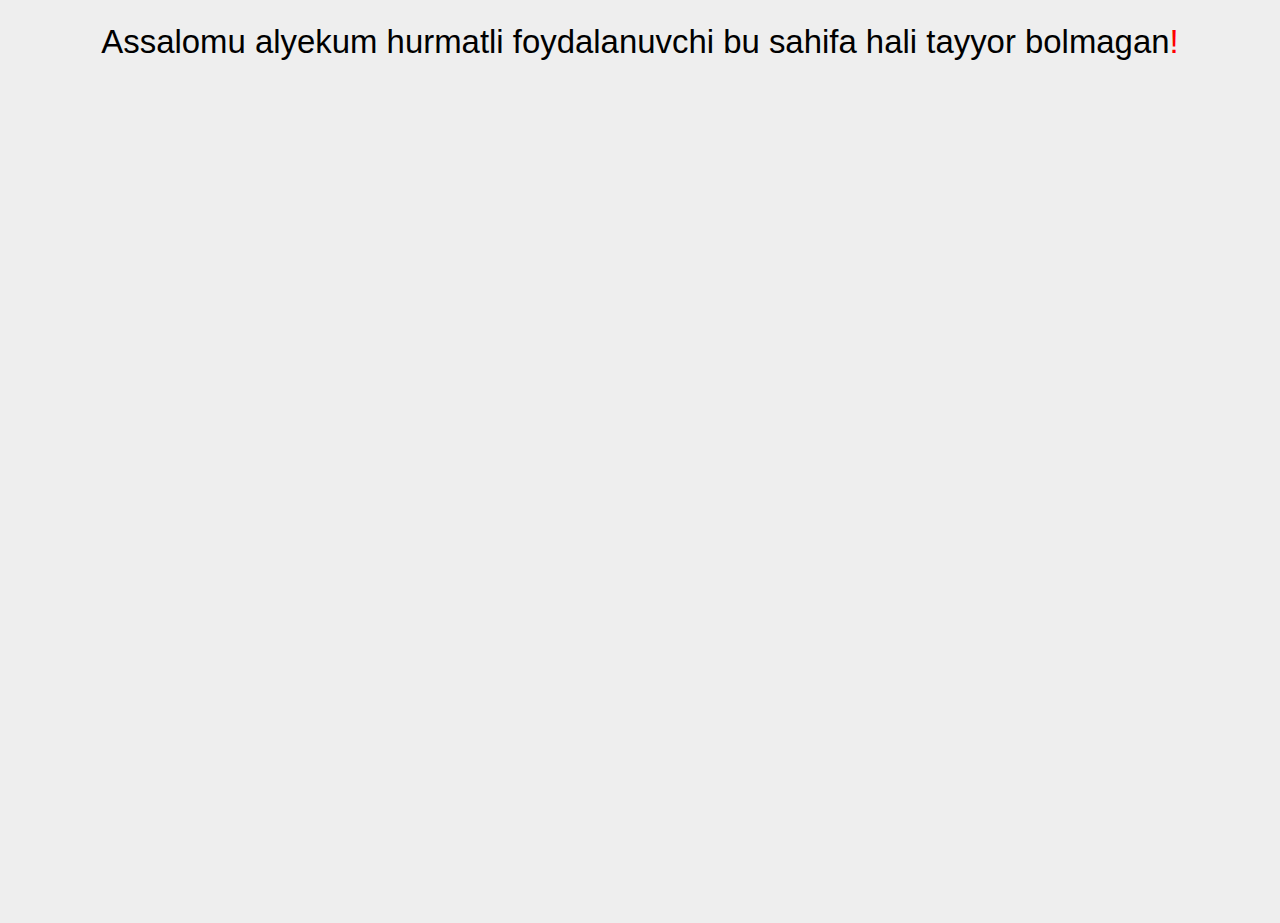
<file: test.html>
<!DOCTYPE html>
<html lang="en">
<head>
    <meta charset="UTF-8">
    <meta name="viewport" content="width=device-width, initial-scale=1.0">
    <title>Document</title>
    <link rel="stylesheet" href="./assets/scss/main.css">
</head>
<body>
    <h1 class="test-text">Assalomu alyekum hurmatli foydalanuvchi bu sahifa hali tayyor bolmagan<span class="warning">!</span></h1>
</body>
</html>
</file>
<file: assets/scss/main.css>
@import url("https://fonts.googleapis.com/css2?family=Poppins:wght@300;400;500;600;700;800;900&display=swap");
@import url("https://fonts.googleapis.com/css2?family=Manrope:wght@400;500;600;700;800&display=swap");
* {
  margin: 0;
  padding: 0;
  box-sizing: border-box;
}

a {
  text-decoration: none;
  color-scheme: inherit;
}

button {
  cursor: pointer;
}

ol, ul, li {
  list-style: none;
}

html, body {
  height: 100%;
  scroll-behavior: smooth;
}

.wrapper {
  width: 100%;
  height: 100%;
  display: flex;
  flex-direction: column;
  font-family: "Poppins", sans-serif;
  font-style: normal;
  font-size: 14px;
  font-weight: normal;
  line-height: 120%;
}

.container {
  width: 100%;
  max-width: 1340px;
  margin: 0 auto;
  padding: 0 30px;
}

.content {
  background-color: #1C1E53;
  width: 100%;
  height: 100vh;
}

.navbar {
  display: flex;
  align-items: center;
  justify-content: space-between;
  max-width: 1340px;
  margin: 0 auto;
  width: 100%;
  padding-top: 30px;
  padding-bottom: 30px;
  padding-left: 25px;
  padding-right: 25px;
}
.navbar-container {
  width: 100%;
  background: #1C1E53;
}
.navbar-links {
  display: flex;
  align-items: center;
  justify-content: unset;
  gap: 32px;
  position: relative;
}
@media screen and (max-width: 880px) {
  .navbar-links {
    position: fixed;
    width: 100%;
    height: 100vh;
    background: #000001;
    top: -200%;
    left: 0;
    z-index: 9999;
    flex-direction: column;
    transition: all 0.4s ease-in-out;
    padding-top: 50px;
  }
}
.navbar-links.active {
  top: 0;
}
.navbar-close__button {
  border: none;
  position: absolute;
  background-color: transparent;
  font-size: 30px;
  top: 35px;
  right: 50px;
  display: none;
}
@media screen and (max-width: 880px) {
  .navbar-close__button {
    display: block;
  }
}
.navbar-link {
  color: #BBBBCB;
  font-size: 16px;
  font-style: normal;
  font-weight: 500;
  line-height: 28px;
  transition: all 0.2s ease-in-out;
}
@media screen and (max-width: 1770px) {
  .navbar-link {
    font-size: calc(
           13px + 3 * ((100vw - 32px) / 1450));
  }
}
.navbar-link:hover {
  color: #fff;
}
.navbar-button {
  color: #fff;
  font-size: 16px;
  font-style: normal;
  font-weight: 500;
  line-height: 28px;
  padding: 16px 48px;
  background-color: transparent;
  border-radius: 41px;
  transition: all 0.2s ease-in-out;
  border: 2px solid rgba(244, 246, 252, 0.2);
}
.navbar-button:hover {
  border-color: #fff;
}
.navbar-menu__button {
  border: none;
  background-color: transparent;
  font-size: 30px;
}
.navbar-menu {
  display: none;
}
@media screen and (max-width: 880px) {
  .navbar-menu {
    display: block;
  }
}

.header {
  display: flex;
  align-items: flex-start;
  justify-content: space-between;
  margin-top: 130px;
}
.header-content {
  margin-bottom: 130px;
}
.header-img {
  width: 638px;
}
@media screen and (max-width: 1770px) {
  .header-img {
    width: calc(
           100px + 538 * ((100vw - 32px) / 1450));
  }
}
@media screen and (max-width: 880px) {
  .header-img {
    display: none;
  }
}
.header-title {
  font-size: 54px;
  line-height: 74px;
  color: #fff;
  font-style: normal;
  font-weight: 600;
  width: 582px;
  margin-bottom: 25px;
}
@media screen and (max-width: 1770px) {
  .header-title {
    font-size: calc(
           20px + 34 * ((100vw - 32px) / 1450));
  }
}
@media screen and (max-width: 1770px) {
  .header-title {
    line-height: calc(
           35px + 39 * ((100vw - 32px) / 1450));
  }
}
@media screen and (max-width: 880px) {
  .header-title {
    text-align: center;
  }
}
@media screen and (max-width: 1200px) {
  .header-title {
    width: 100%;
  }
}
.header-subtitle {
  font-size: 16px;
  line-height: 28px;
  color: #fff;
  font-style: normal;
  font-weight: 400;
  opacity: 0.7;
  width: 562px;
  margin-bottom: 50px;
}
@media screen and (max-width: 1770px) {
  .header-subtitle {
    font-size: calc(
           12px + 4 * ((100vw - 32px) / 1450));
  }
}
@media screen and (max-width: 1770px) {
  .header-subtitle {
    line-height: calc(
           23px + 5 * ((100vw - 32px) / 1450));
  }
}
@media screen and (max-width: 880px) {
  .header-subtitle {
    text-align: center;
  }
}
@media screen and (max-width: 1200px) {
  .header-subtitle {
    width: 100%;
  }
}
.header-buttons {
  display: flex;
  align-items: center;
  justify-content: unset;
  gap: 40px;
  margin-bottom: 150px;
}
@media screen and (max-width: 880px) {
  .header-buttons {
    justify-content: center;
  }
}
.header-button__work {
  font-size: 18px;
  border-radius: 41px;
  background: #FCD980;
  padding: 16px 56px;
  color: #1B1C2B;
  font-family: Manrope;
  font-style: normal;
  font-weight: 600;
  line-height: 32px;
  transition: all 0.2s ease-in-out;
  border: none;
}
@media screen and (max-width: 1770px) {
  .header-button__work {
    font-size: calc(
           10px + 8 * ((100vw - 32px) / 1450));
  }
}
.header-button__work:hover {
  color: #000;
}
@media screen and (max-width: 450px) {
  .header-button__work {
    padding: 10px 30px;
    line-height: 24px;
  }
}
.header-button__pricing {
  font-size: 16px;
  background-color: transparent;
  border: none;
  color: #fff;
  font-style: normal;
  font-weight: 500;
  line-height: 28px;
  display: flex;
  align-items: center;
  justify-content: unset;
  gap: 15px;
}
@media screen and (max-width: 1770px) {
  .header-button__pricing {
    font-size: calc(
           12px + 4 * ((100vw - 32px) / 1450));
  }
}

.work {
  background-color: #F4F6FC;
  height: 100vh;
  padding-bottom: 100px;
}
@media screen and (max-width: 450px) {
  .work {
    height: 160vh;
  }
}
.work-content {
  margin-top: 130px;
  display: flex;
  align-items: flex-start;
  justify-content: center;
  gap: 100px;
}
@media screen and (max-width: 1180px) {
  .work-content {
    gap: 30px;
  }
}
@media screen and (max-width: 1180px) {
  .work-content {
    flex-direction: column;
    justify-content: center;
    align-items: center;
  }
}
.work-title {
  font-size: 48px;
  color: #282938;
  font-family: Poppins;
  font-size: 48px;
  font-style: normal;
  font-weight: 600;
  line-height: 64px;
  margin-bottom: 15px;
}
@media screen and (max-width: 1770px) {
  .work-title {
    font-size: calc(
           35px + 13 * ((100vw - 32px) / 1450));
  }
}
@media screen and (max-width: 1180px) {
  .work-title {
    text-align: center;
  }
}
.work-subtitle {
  font-size: 16px;
  width: 405px;
  color: #282938;
  font-family: Poppins;
  font-size: 16px;
  font-style: normal;
  font-weight: 400;
  line-height: 28px;
  margin-bottom: 15px;
  opacity: 0.7;
}
@media screen and (max-width: 1770px) {
  .work-subtitle {
    font-size: calc(
           13px + 3 * ((100vw - 32px) / 1450));
  }
}
@media screen and (max-width: 1180px) {
  .work-subtitle {
    width: 100%;
    text-align: center;
  }
}
.work-button {
  font-size: 18px;
  border: none;
  background-color: transparent;
  color: #2405F2;
  font-size: 18px;
  font-style: normal;
  font-weight: 500;
  line-height: 32px;
  display: flex;
  align-items: center;
  justify-content: unset;
  gap: 15px;
}
@media screen and (max-width: 1770px) {
  .work-button {
    font-size: calc(
           15px + 3 * ((100vw - 32px) / 1450));
  }
}
@media screen and (max-width: 1080px) {
  .work-button {
    width: 200px;
    margin: 0 auto;
  }
}
.work-info {
  display: flex;
  align-items: center;
  justify-content: unset;
  flex-wrap: wrap;
}
@media screen and (max-width: 1180px) {
  .work-info {
    justify-content: center;
    align-items: center;
  }
}
.work-info__title {
  font-size: 32px;
  line-height: 48px;
  color: #282938;
  font-style: normal;
  font-weight: 500;
  margin-top: 15px;
  margin-bottom: 15px;
}
@media screen and (max-width: 1770px) {
  .work-info__title {
    font-size: calc(
           25px + 7 * ((100vw - 32px) / 1450));
  }
}
@media screen and (max-width: 1770px) {
  .work-info__title {
    line-height: calc(
           30px + 18 * ((100vw - 32px) / 1450));
  }
}
.work-info__subtitle {
  font-size: 16px;
  line-height: 28px;
  width: 303px;
  color: #282938;
  font-style: normal;
  font-weight: 400;
  margin-bottom: 15px;
  opacity: 0.7;
}
@media screen and (max-width: 1770px) {
  .work-info__subtitle {
    font-size: calc(
           13px + 3 * ((100vw - 32px) / 1450));
  }
}
@media screen and (max-width: 1770px) {
  .work-info__subtitle {
    line-height: calc(
           22px + 6 * ((100vw - 32px) / 1450));
  }
}
@media screen and (max-width: 1180px) {
  .work-info__subtitle {
    text-align: center;
  }
}
@media screen and (max-width: 1180px) {
  .work-card {
    display: flex;
    align-items: center;
    justify-content: center;
    flex-direction: column;
  }
}

.project {
  margin-top: 130px;
  padding-bottom: 80px;
}
.project-paragraph {
  display: flex;
  align-items: center;
  justify-content: space-between;
  gap: 5px;
  padding-bottom: 65px;
}
.project-text {
  font-size: 48px;
  line-height: 64px;
  color: #282938;
  font-style: normal;
  font-weight: 600;
  line-height: 64px;
}
@media screen and (max-width: 1770px) {
  .project-text {
    font-size: calc(
           19px + 29 * ((100vw - 32px) / 1450));
  }
}
@media screen and (max-width: 1770px) {
  .project-text {
    line-height: calc(
           23px + 41 * ((100vw - 32px) / 1450));
  }
}
.project-link__box {
  display: flex;
  align-items: center;
  justify-content: unset;
  gap: 15px;
}
@media screen and (max-width: 1770px) {
  .project-link__box {
    gap: calc(
           5px + 10 * ((100vw - 32px) / 1450));
  }
}
.project-link {
  font-size: 16px;
  line-height: 28px;
  color: #282938;
  font-style: normal;
  font-weight: 500;
  line-height: 28px;
}
@media screen and (max-width: 1770px) {
  .project-link {
    font-size: calc(
           12px + 4 * ((100vw - 32px) / 1450));
  }
}
@media screen and (max-width: 1770px) {
  .project-link {
    line-height: calc(
           23px + 5 * ((100vw - 32px) / 1450));
  }
}
.project-image__first {
  position: relative;
}
.project-image__first:hover::before {
  content: "";
  width: 396px;
  height: 100%;
  background: linear-gradient(329deg, #1C1E53 -10.96%, rgba(28, 30, 83, 0.42) 103.96%);
  transition: 0.2s ease-in-out;
  position: absolute;
  top: 0;
  bottom: 0;
  left: 0;
}
.project-image__first:hover {
  cursor: pointer;
}
.project-image__first:hover .project-title, .project-image__first:hover .project-subtitle, .project-image__first:hover .project-image__link {
  display: block;
}
.project-title {
  position: absolute;
  bottom: 216px;
  width: 313px;
  color: #fff;
  font-size: 24px;
  line-height: 36px;
  font-style: normal;
  font-weight: 600;
  margin-left: 48px;
  display: none;
}
@media screen and (max-width: 1770px) {
  .project-title {
    font-size: calc(
           18px + 6 * ((100vw - 32px) / 1450));
  }
}
@media screen and (max-width: 1770px) {
  .project-title {
    line-height: calc(
           24px + 12 * ((100vw - 32px) / 1450));
  }
}
.project-subtitle {
  position: absolute;
  bottom: 144px;
  width: 293px;
  font-size: 16px;
  line-height: 28px;
  color: #fff;
  font-style: normal;
  font-weight: 500;
  margin-top: 14px;
  margin-left: 48px;
  opacity: 0.8;
  display: none;
}
@media screen and (max-width: 1770px) {
  .project-subtitle {
    font-size: calc(
           13px + 3 * ((100vw - 32px) / 1450));
  }
}
@media screen and (max-width: 1770px) {
  .project-subtitle {
    line-height: calc(
           23px + 5 * ((100vw - 32px) / 1450));
  }
}
.project-images__content {
  display: flex;
  align-items: center;
  justify-content: space-between;
  gap: 15px;
}
@media screen and (max-width: 700px) {
  .project-images__content {
    flex-direction: column;
  }
}
.project-image__two {
  position: relative;
}
.project-image__two:hover::before {
  content: "";
  width: 100%;
  height: 100%;
  background: linear-gradient(329deg, #1C1E53 -10.96%, rgba(28, 30, 83, 0.42) 103.96%);
  position: absolute;
  top: 0;
  bottom: 0;
  left: 0;
}
.project-image__two:hover {
  cursor: pointer;
}
.project-image__two:hover .project-title__two, .project-image__two:hover .project-link__two {
  display: block;
}
.project-image__link {
  font-size: 16px;
  line-height: 28px;
  position: absolute;
  bottom: 77px;
  margin-left: 48px;
  color: #FCD980;
  font-style: normal;
  font-weight: 500;
  display: flex;
  align-items: center;
  justify-content: unset;
  gap: 15px;
  display: none;
}
@media screen and (max-width: 1770px) {
  .project-image__link {
    font-size: calc(
           13px + 3 * ((100vw - 32px) / 1450));
  }
}
@media screen and (max-width: 1770px) {
  .project-image__link {
    line-height: calc(
           23px + 5 * ((100vw - 32px) / 1450));
  }
}
.project-title__two {
  font-size: 24px;
  line-height: 36px;
  position: absolute;
  bottom: 83px;
  width: 233px;
  color: #fff;
  font-style: normal;
  font-weight: 600;
  margin-left: 48px;
  display: none;
}
@media screen and (max-width: 1770px) {
  .project-title__two {
    font-size: calc(
           17px + 7 * ((100vw - 32px) / 1450));
  }
}
@media screen and (max-width: 1770px) {
  .project-title__two {
    line-height: calc(
           23px + 13 * ((100vw - 32px) / 1450));
  }
}
.project-link__two {
  font-size: 16px;
  line-height: 28px;
  position: absolute;
  bottom: 45px;
  margin-left: 48px;
  color: #FCD980;
  font-style: normal;
  font-weight: 500;
  display: flex;
  align-items: center;
  justify-content: unset;
  gap: 15px;
  display: none;
}
@media screen and (max-width: 1770px) {
  .project-link__two {
    font-size: calc(
           13px + 3 * ((100vw - 32px) / 1450));
  }
}
@media screen and (max-width: 1770px) {
  .project-link__two {
    line-height: calc(
           23px + 5 * ((100vw - 32px) / 1450));
  }
}
.project-img {
  margin-top: 32px;
  width: 100%;
}
.project-img__one {
  width: 100%;
  -o-object-fit: cover;
     object-fit: cover;
}

.product {
  background-color: #F4F6FC;
  padding-bottom: 100px;
  width: 100%;
  height: 200vh;
}
.product-content {
  margin-top: 130px;
}
.product-paragraph {
  font-size: 16px;
  color: #282938;
  text-align: center;
  font-style: normal;
  font-weight: 500;
  line-height: 28px;
}
@media screen and (max-width: 1770px) {
  .product-paragraph {
    font-size: calc(
           13px + 3 * ((100vw - 32px) / 1450));
  }
}
.product-title {
  font-size: 48px;
  line-height: 64px;
  width: 630px;
  color: #282938;
  text-align: center;
  font-style: normal;
  font-weight: 600;
  margin: 0 auto;
}
@media screen and (max-width: 1770px) {
  .product-title {
    font-size: calc(
           20px + 28 * ((100vw - 32px) / 1450));
  }
}
@media screen and (max-width: 1770px) {
  .product-title {
    line-height: calc(
           34px + 30 * ((100vw - 32px) / 1450));
  }
}
@media screen and (max-width: 820px) {
  .product-title {
    width: 100%;
  }
}
.product-cards {
  display: flex;
  align-items: center;
  justify-content: center;
  flex-wrap: wrap;
  gap: 32px;
  margin-top: 50px;
}
@media screen and (max-width: 650px) {
  .product-cards {
    display: none;
  }
}
.product-card {
  background-color: #fff;
  margin-bottom: 10px;
  padding: 25px;
  transition: all 0.3s ease-in-out;
}
.product-card:hover {
  transform: translateY(-20px);
  cursor: pointer;
}
@media screen and (max-width: 430px) {
  .product-card {
    width: 100%;
  }
}
.product-card__title {
  font-size: 24px;
  line-height: 36px;
  color: #282938;
  font-style: normal;
  font-weight: 500;
  width: 100%;
  margin-top: 21px;
  margin-bottom: 12px;
}
@media screen and (max-width: 1770px) {
  .product-card__title {
    font-size: calc(
           18px + 6 * ((100vw - 32px) / 1450));
  }
}
@media screen and (max-width: 1770px) {
  .product-card__title {
    line-height: calc(
           22px + 14 * ((100vw - 32px) / 1450));
  }
}
.product-card__subtitle {
  font-size: 16px;
  line-height: 28px;
  color: #282938;
  font-style: normal;
  font-weight: 400;
  width: 324px;
  opacity: 0.7;
}
@media screen and (max-width: 1770px) {
  .product-card__subtitle {
    font-size: calc(
           13px + 3 * ((100vw - 32px) / 1450));
  }
}
@media screen and (max-width: 1770px) {
  .product-card__subtitle {
    line-height: calc(
           23px + 5 * ((100vw - 32px) / 1450));
  }
}
@media screen and (max-width: 430px) {
  .product-card__subtitle {
    width: 100%;
  }
}

.swiper {
  width: 360px;
  height: 100%;
  display: none;
  margin-top: 40px;
}
@media screen and (max-width: 650px) {
  .swiper {
    display: block;
  }
}
@media screen and (max-width: 500px) {
  .swiper {
    width: 100%;
  }
}

.swiper-slide {
  text-align: center;
  font-size: 18px;
  background: #fff;
  display: flex;
  justify-content: center;
  align-items: center;
}

.swiper {
  --add-bottom: 30px;
  padding-bottom: var(--add-bottom);
}

.swiper [class^=swiper-button-] {
  top: calc(50% - var(--add-bottom) / 2);
}

.client {
  background-color: #f1f0f0;
  padding-bottom: 130px;
}
.client-inside {
  margin-top: 130px;
  display: flex;
  align-items: flex-start;
  justify-content: space-between;
  gap: 20px;
}
@media screen and (max-width: 768px) {
  .client-inside {
    flex-direction: column;
    align-items: center;
    justify-content: center;
  }
}
.client-title {
  font-size: 38px;
  line-height: 56px;
  width: 327px;
  color: #282938;
  font-style: normal;
  font-weight: 600;
  margin-bottom: 15px;
}
@media screen and (max-width: 1770px) {
  .client-title {
    font-size: calc(
           22px + 16 * ((100vw - 32px) / 1450));
  }
}
@media screen and (max-width: 1770px) {
  .client-title {
    line-height: calc(
           24px + 32 * ((100vw - 32px) / 1450));
  }
}
@media screen and (max-width: 768px) {
  .client-title {
    text-align: center;
  }
}
@media screen and (max-width: 350px) {
  .client-title {
    width: 100%;
  }
}
.client-subtitle {
  font-size: 16px;
  line-height: 28px;
  width: 327px;
  color: #282938;
  font-style: normal;
  font-weight: 400;
}
@media screen and (max-width: 1770px) {
  .client-subtitle {
    font-size: calc(
           13px + 3 * ((100vw - 32px) / 1450));
  }
}
@media screen and (max-width: 1770px) {
  .client-subtitle {
    line-height: calc(
           24px + 4 * ((100vw - 32px) / 1450));
  }
}
@media screen and (max-width: 768px) {
  .client-subtitle {
    text-align: center;
  }
}
@media screen and (max-width: 350px) {
  .client-subtitle {
    width: 100%;
  }
}
.client-info__text {
  font-size: 32px;
  line-height: 48px;
  width: 843px;
  color: #282938;
  font-style: normal;
  font-weight: 500;
  margin-bottom: 50px;
}
@media screen and (max-width: 1770px) {
  .client-info__text {
    font-size: calc(
           20px + 12 * ((100vw - 32px) / 1450));
  }
}
@media screen and (max-width: 1770px) {
  .client-info__text {
    line-height: calc(
           25px + 23 * ((100vw - 32px) / 1450));
  }
}
@media screen and (max-width: 1200px) {
  .client-info__text {
    width: 100%;
  }
}
@media screen and (max-width: 768px) {
  .client-info__text {
    text-align: center;
  }
}
.client-contact {
  display: flex;
  align-items: center;
  justify-content: center;
  gap: 15px;
}
.client-img {
  border-radius: 50%;
}
.client-name {
  font-size: 18px;
  color: #282938;
  font-style: normal;
  font-weight: 500;
  line-height: 32px;
}
@media screen and (max-width: 1770px) {
  .client-name {
    font-size: calc(
           15px + 3 * ((100vw - 32px) / 1450));
  }
}
.client-lastname {
  font-size: 12px;
  color: #282938;
  font-style: normal;
  font-weight: 500;
  line-height: 28px;
}
@media screen and (max-width: 1770px) {
  .client-lastname {
    font-size: calc(
           10px + 2 * ((100vw - 32px) / 1450));
  }
}

.question {
  margin-top: 130px;
}
.question-content {
  display: flex;
  align-items: flex-start;
  justify-content: space-between;
}
@media screen and (max-width: 1060px) {
  .question-content {
    flex-direction: column;
    align-items: center;
    justify-content: center;
  }
}
.question-title {
  font-size: 38px;
  line-height: 56px;
  width: 328px;
  color: #282938;
  font-style: normal;
  font-weight: 600;
  margin-bottom: 15px;
}
@media screen and (max-width: 1770px) {
  .question-title {
    font-size: calc(
           22px + 16 * ((100vw - 32px) / 1450));
  }
}
@media screen and (max-width: 1770px) {
  .question-title {
    line-height: calc(
           24px + 32 * ((100vw - 32px) / 1450));
  }
}
@media screen and (max-width: 1060px) {
  .question-title {
    text-align: center;
  }
}
@media screen and (max-width: 400px) {
  .question-title {
    width: 100%;
  }
}
.question-link {
  font-size: 18px;
  line-height: 32px;
  color: #2405F2;
  font-style: normal;
  font-weight: 500;
  opacity: 0.87;
}
@media screen and (max-width: 1770px) {
  .question-link {
    font-size: calc(
           15px + 3 * ((100vw - 32px) / 1450));
  }
}
@media screen and (max-width: 1770px) {
  .question-link {
    line-height: calc(
           23px + 9 * ((100vw - 32px) / 1450));
  }
}
.question-link:hover {
  opacity: 1;
}
@media screen and (max-width: 1060px) {
  .question-link {
    display: flex;
    align-items: center;
    justify-content: center;
  }
}
@media screen and (max-width: 400px) {
  .question-link {
    width: 100%;
  }
}
.question-accardion {
  width: 800px;
  display: flex;
  flex-direction: column;
  align-items: center;
  justify-content: center;
  gap: 10px;
}
@media screen and (max-width: 1060px) {
  .question-accardion {
    margin-top: 40px;
  }
}
@media screen and (max-width: 850px) {
  .question-accardion {
    width: 100%;
  }
}
.question-accardion .question-contentbx {
  position: relative;
}
.question-accardion .question-contentbx .question-label {
  font-size: 24px;
  line-height: 36px;
  position: relative;
  padding: 10px;
  color: #282938;
  font-style: normal;
  font-weight: 500;
  cursor: pointer;
}
@media screen and (max-width: 1770px) {
  .question-accardion .question-contentbx .question-label {
    font-size: calc(
           18px + 6 * ((100vw - 32px) / 1450));
  }
}
@media screen and (max-width: 1770px) {
  .question-accardion .question-contentbx .question-label {
    line-height: calc(
           23px + 13 * ((100vw - 32px) / 1450));
  }
}
.question-accardion .question-contentbx .question-label::before {
  font-size: 24px;
  content: "+";
  position: absolute;
  top: 50%;
  right: 20px;
  transform: translateY(-50%);
}
@media screen and (max-width: 1770px) {
  .question-accardion .question-contentbx .question-label::before {
    font-size: calc(
           18px + 6 * ((100vw - 32px) / 1450));
  }
}
.question-accardion .question-contentbx.active .question-label::before {
  content: "-";
}
.question-accardion .question-contentbx .question-accardion__content {
  position: relative;
  background: transparent;
  border-bottom: 1px solid #ECECF1;
  height: 0;
  overflow: hidden;
  transition: 0.4s;
  overflow-y: auto;
}
.question-accardion .question-contentbx.active .question-accardion__content {
  height: 100px;
  padding: 10px;
}
.question-text {
  font-size: 18px;
  line-height: 32px;
  width: 624px;
  flex-shrink: 0;
  color: #282938;
  font-style: normal;
  font-weight: 500;
  opacity: 0.87;
}
@media screen and (max-width: 1770px) {
  .question-text {
    font-size: calc(
           15px + 3 * ((100vw - 32px) / 1450));
  }
}
@media screen and (max-width: 1770px) {
  .question-text {
    line-height: calc(
           24px + 8 * ((100vw - 32px) / 1450));
  }
}
@media screen and (max-width: 850px) {
  .question-text {
    width: 100%;
  }
}

.inquiry {
  margin-top: 130px;
}
@media screen and (max-width: 1230px) {
  .inquiry {
    background: #1C1E53;
    padding-bottom: 50px;
  }
}
.inquiry-content {
  display: flex;
  align-items: center;
  justify-content: space-between;
  background: #1C1E53;
}
@media screen and (max-width: 1230px) {
  .inquiry-content {
    flex-direction: column;
    margin-top: 50px;
  }
}
.inquiry-info {
  position: relative;
}
.inquiry-info::before {
  content: "";
  width: 656px;
  height: 100%;
  background: rgba(28, 30, 83, 0.5);
  position: absolute;
  top: 0;
  bottom: 0;
  left: 0;
}
.inquiry-title {
  font-size: 54px;
  line-height: 74px;
  position: absolute;
  top: 96px;
  width: 464px;
  color: #fff;
  font-style: normal;
  font-weight: 600;
  margin-left: 94px;
}
@media screen and (max-width: 1770px) {
  .inquiry-title {
    font-size: calc(
           20px + 34 * ((100vw - 32px) / 1450));
  }
}
@media screen and (max-width: 1770px) {
  .inquiry-title {
    line-height: calc(
           24px + 50 * ((100vw - 32px) / 1450));
  }
}
@media screen and (max-width: 700px) {
  .inquiry-title {
    display: none;
  }
}
.inquiry-subtitle {
  font-size: 16px;
  line-height: 28px;
  position: absolute;
  bottom: 261px;
  width: 464px;
  color: #FFF;
  font-style: normal;
  font-weight: 500;
  margin-left: 94px;
}
@media screen and (max-width: 1770px) {
  .inquiry-subtitle {
    font-size: calc(
           13px + 3 * ((100vw - 32px) / 1450));
  }
}
@media screen and (max-width: 1770px) {
  .inquiry-subtitle {
    line-height: calc(
           24px + 4 * ((100vw - 32px) / 1450));
  }
}
@media screen and (max-width: 700px) {
  .inquiry-subtitle {
    display: none;
  }
}
.inquiry-form {
  width: 432px;
  margin: 0 auto;
}
@media screen and (max-width: 1230px) {
  .inquiry-form {
    margin-top: 50px;
  }
}
@media screen and (max-width: 480px) {
  .inquiry-form {
    width: 100%;
  }
}
.inquiry-form__title {
  font-size: 32px;
  line-height: 48px;
  color: #FFF;
  font-style: normal;
  font-weight: 500;
  margin-bottom: 15px;
}
@media screen and (max-width: 1770px) {
  .inquiry-form__title {
    font-size: calc(
           21px + 11 * ((100vw - 32px) / 1450));
  }
}
@media screen and (max-width: 1770px) {
  .inquiry-form__title {
    line-height: calc(
           23px + 25 * ((100vw - 32px) / 1450));
  }
}
@media screen and (max-width: 1230px) {
  .inquiry-form__title {
    text-align: center;
  }
}
@media screen and (max-width: 480px) {
  .inquiry-form__title {
    width: 100%;
  }
}
.inquiry-form__subtitle {
  font-size: 16px;
  line-height: 28px;
  width: 432px;
  color: #F4F6FC;
  font-style: normal;
  font-weight: 500;
  margin-bottom: 40px;
}
@media screen and (max-width: 1770px) {
  .inquiry-form__subtitle {
    font-size: calc(
           13px + 3 * ((100vw - 32px) / 1450));
  }
}
@media screen and (max-width: 1770px) {
  .inquiry-form__subtitle {
    line-height: calc(
           24px + 4 * ((100vw - 32px) / 1450));
  }
}
@media screen and (max-width: 1230px) {
  .inquiry-form__subtitle {
    text-align: center;
  }
}
@media screen and (max-width: 480px) {
  .inquiry-form__subtitle {
    width: 100%;
  }
}
.inquiry-inputs {
  display: flex;
  align-items: center;
  justify-content: center;
  flex-direction: column;
  gap: 16px;
}
.inquiry-input {
  border-radius: 8px;
  border: 1.5px solid rgba(255, 255, 255, 0.05);
  width: 100%;
  background-color: transparent;
  padding: 18px 32px;
  outline: none;
  color: #fff;
  font-size: 18px;
}
.inquiry-input::-moz-placeholder {
  color: #F4F6FC;
  font-size: 16px;
  font-style: normal;
  font-weight: 400;
  line-height: 28px;
  opacity: 0.5;
}
.inquiry-input::placeholder {
  color: #F4F6FC;
  font-size: 16px;
  font-style: normal;
  font-weight: 400;
  line-height: 28px;
  opacity: 0.5;
}
.inquiry-button {
  color: #1B1C2B;
  font-family: Manrope;
  font-size: 18px;
  font-style: normal;
  font-weight: 600;
  line-height: 32px;
  border-radius: 41px;
  background: #FCD980;
  width: 100%;
  padding: 15px 0;
  margin-top: 40px;
  border: none;
}
.inquiry-link {
  color: #fff;
  font-size: 18px;
  font-style: normal;
  font-weight: 500;
  line-height: 32px;
  margin-top: 30px;
  display: flex;
  align-items: center;
  justify-content: unset;
  gap: 15px;
}
@media screen and (max-width: 700px) {
  .inquiry-img {
    display: none;
  }
}

.blog {
  margin-top: 130px;
}
.blog-title {
  font-size: 48px;
  line-height: 64px;
  margin-bottom: 65px;
  color: #282938;
  font-style: normal;
  font-weight: 600;
}
@media screen and (max-width: 1770px) {
  .blog-title {
    font-size: calc(
           20px + 28 * ((100vw - 32px) / 1450));
  }
}
@media screen and (max-width: 1770px) {
  .blog-title {
    line-height: calc(
           24px + 40 * ((100vw - 32px) / 1450));
  }
}
@media screen and (max-width: 500px) {
  .blog-title {
    text-align: center;
    width: 100%;
  }
}
.blog-date {
  font-size: 16px;
  line-height: 28px;
  color: #282938;
  font-style: normal;
  font-weight: 500;
  opacity: 0.7;
  margin-top: 40px;
  margin-bottom: 16px;
}
@media screen and (max-width: 1770px) {
  .blog-date {
    font-size: calc(
           13px + 3 * ((100vw - 32px) / 1450));
  }
}
@media screen and (max-width: 1770px) {
  .blog-date {
    line-height: calc(
           23px + 5 * ((100vw - 32px) / 1450));
  }
}
@media screen and (max-width: 500px) {
  .blog-date {
    text-align: center;
    width: 100%;
  }
}
.blog-subtitle {
  font-size: 24px;
  line-height: 36px;
  color: #282938;
  font-style: normal;
  font-weight: 500;
  margin-bottom: 16px;
  width: 405px;
}
@media screen and (max-width: 1770px) {
  .blog-subtitle {
    font-size: calc(
           19px + 5 * ((100vw - 32px) / 1450));
  }
}
@media screen and (max-width: 1770px) {
  .blog-subtitle {
    line-height: calc(
           24px + 12 * ((100vw - 32px) / 1450));
  }
}
@media screen and (max-width: 500px) {
  .blog-subtitle {
    text-align: center;
    width: 100%;
  }
}
.blog-card__text {
  font-size: 16px;
  line-height: 28px;
  color: #282938;
  font-style: normal;
  font-weight: 400;
  opacity: 0.7;
  margin-top: 32px;
  width: 405px;
}
@media screen and (max-width: 1770px) {
  .blog-card__text {
    font-size: calc(
           13px + 3 * ((100vw - 32px) / 1450));
  }
}
@media screen and (max-width: 1770px) {
  .blog-card__text {
    line-height: calc(
           24px + 4 * ((100vw - 32px) / 1450));
  }
}
@media screen and (max-width: 500px) {
  .blog-card__text {
    text-align: center;
    width: 100%;
  }
}
.blog-link {
  font-size: 16px;
  line-height: 28px;
  color: #282938;
  font-style: normal;
  font-weight: 500;
  margin-top: 30px;
  display: flex;
  align-items: center;
  justify-content: unset;
  gap: 15px;
}
@media screen and (max-width: 1770px) {
  .blog-link {
    font-size: calc(
           13px + 3 * ((100vw - 32px) / 1450));
  }
}
@media screen and (max-width: 1770px) {
  .blog-link {
    line-height: calc(
           24px + 4 * ((100vw - 32px) / 1450));
  }
}
@media screen and (max-width: 500px) {
  .blog-link {
    justify-content: center;
    width: 100%;
  }
}
.blog-cards {
  display: flex;
  align-items: center;
  justify-content: center;
  gap: 32px;
  flex-wrap: wrap;
}
@media screen and (max-width: 500px) {
  .blog-img {
    width: 100%;
  }
}

.footer {
  background: #1C1E53;
  height: 100%;
  margin-top: 130px;
  padding-bottom: 50px;
}
.footer-content {
  margin-top: 105px;
  display: flex;
  align-items: flex-start;
  justify-content: unset;
  gap: 200px;
}
@media screen and (max-width: 950px) {
  .footer-content {
    justify-content: space-between;
    gap: 20px;
  }
}
.footer-subtitle {
  font-size: 16px;
  line-height: 28px;
  width: 399px;
  color: #fff;
  font-style: normal;
  font-weight: 500;
  opacity: 0.8;
  margin-top: 23px;
}
@media screen and (max-width: 1770px) {
  .footer-subtitle {
    font-size: calc(
           13px + 3 * ((100vw - 32px) / 1450));
  }
}
@media screen and (max-width: 1770px) {
  .footer-subtitle {
    line-height: calc(
           24px + 4 * ((100vw - 32px) / 1450));
  }
}
@media screen and (max-width: 666px) {
  .footer-subtitle {
    width: 100%;
  }
}
.footer-title {
  font-size: 48px;
  line-height: 64px;
  color: #FFF;
  font-style: normal;
  font-weight: 600;
}
@media screen and (max-width: 1770px) {
  .footer-title {
    font-size: calc(
           20px + 28 * ((100vw - 32px) / 1450));
  }
}
@media screen and (max-width: 1770px) {
  .footer-title {
    line-height: calc(
           24px + 40 * ((100vw - 32px) / 1450));
  }
}
.footer-info__subtitle {
  font-size: 16px;
  line-height: 28px;
  width: 399px;
  color: #F4F6FC;
  font-style: normal;
  font-weight: 400;
  opacity: 0.8;
  margin-top: 14px;
  margin-bottom: 28px;
}
@media screen and (max-width: 1770px) {
  .footer-info__subtitle {
    font-size: calc(
           13px + 3 * ((100vw - 32px) / 1450));
  }
}
@media screen and (max-width: 1770px) {
  .footer-info__subtitle {
    line-height: calc(
           24px + 4 * ((100vw - 32px) / 1450));
  }
}
@media screen and (max-width: 1050px) {
  .footer-info__subtitle {
    width: 100%;
  }
}
.footer-links {
  display: flex;
  align-items: center;
  justify-content: unset;
  gap: 25px;
}
.footer-links .bx {
  color: #fff;
  font-size: 18px;
  transition: all 0.2s ease-in-out;
}
.footer-links .bx:hover {
  color: #F4F6FC;
  opacity: 0.7;
}
@media screen and (max-width: 610px) {
  .footer-text {
    display: none;
  }
}

.footer-nav {
  padding: 32px 0;
}
.footer-nav__content {
  display: flex;
  align-items: center;
  justify-content: space-between;
}
.footer-nav__links {
  display: flex;
  align-items: center;
  justify-content: unset;
  gap: 30px;
}
@media screen and (max-width: 700px) {
  .footer-nav__links {
    display: none;
  }
}
.footer-nav__links a {
  font-size: 16px;
  color: #282938;
  font-style: normal;
  font-weight: 500;
  line-height: 28px;
}
@media screen and (max-width: 1770px) {
  .footer-nav__links a {
    font-size: calc(
           13px + 3 * ((100vw - 32px) / 1450));
  }
}
.footer-nav__copyright {
  font-size: 16px;
  color: #282938;
  font-style: normal;
  font-weight: 500;
  line-height: 28px;
}
@media screen and (max-width: 1770px) {
  .footer-nav__copyright {
    font-size: calc(
           13px + 3 * ((100vw - 32px) / 1450));
  }
}

body {
  height: 100vh;
  background-color: #eee;
}

.test-text {
  font-size: 35px;
  line-height: 40px;
  text-align: center;
  width: 100%;
  margin: 0 auto;
  font-style: normal;
  font-weight: 500;
  margin-top: 23px;
  font-family: sans-serif;
}
@media screen and (max-width: 1770px) {
  .test-text {
    font-size: calc(
           20px + 15 * ((100vw - 32px) / 1450));
  }
}
@media screen and (max-width: 1770px) {
  .test-text {
    line-height: calc(
           24px + 16 * ((100vw - 32px) / 1450));
  }
}

.warning {
  color: red;
}

.banner-content {
  margin-top: 130px;
  display: flex;
  align-items: center;
  justify-content: space-between;
  gap: 15px;
}
@media screen and (max-width: 980px) {
  .banner-content {
    flex-direction: column;
    display: flex;
    align-items: center;
    justify-content: center;
  }
}
.banner-text {
  font-size: 16px;
  line-height: 32px;
  color: #282938;
  font-style: normal;
  font-weight: 500;
  margin-bottom: 8px;
}
@media screen and (max-width: 1770px) {
  .banner-text {
    font-size: calc(
           13px + 3 * ((100vw - 32px) / 1450));
  }
}
@media screen and (max-width: 1770px) {
  .banner-text {
    line-height: calc(
           24px + 8 * ((100vw - 32px) / 1450));
  }
}
@media screen and (max-width: 980px) {
  .banner-text {
    text-align: center;
  }
}
@media screen and (max-width: 550px) {
  .banner-text {
    width: 100%;
  }
}
.banner-title {
  font-size: 54px;
  line-height: 74px;
  width: 535px;
  color: #282938;
  font-style: normal;
  font-weight: 600;
  margin-bottom: 30px;
}
@media screen and (max-width: 1770px) {
  .banner-title {
    font-size: calc(
           20px + 34 * ((100vw - 32px) / 1450));
  }
}
@media screen and (max-width: 1770px) {
  .banner-title {
    line-height: calc(
           23px + 51 * ((100vw - 32px) / 1450));
  }
}
@media screen and (max-width: 980px) {
  .banner-title {
    text-align: center;
  }
}
@media screen and (max-width: 550px) {
  .banner-title {
    width: 100%;
  }
}
.banner-subtitle {
  font-size: 16px;
  line-height: 28px;
  width: 484px;
  color: #282938;
  text-align: justify;
  font-style: normal;
  font-weight: 400;
  opacity: 0.7;
}
@media screen and (max-width: 1770px) {
  .banner-subtitle {
    font-size: calc(
           13px + 3 * ((100vw - 32px) / 1450));
  }
}
@media screen and (max-width: 1770px) {
  .banner-subtitle {
    line-height: calc(
           23px + 5 * ((100vw - 32px) / 1450));
  }
}
@media screen and (max-width: 980px) {
  .banner-subtitle {
    text-align: center;
    margin: 0 auto;
  }
}
@media screen and (max-width: 550px) {
  .banner-subtitle {
    width: 100%;
  }
}
.banner-img {
  width: 547px;
}
@media screen and (max-width: 1770px) {
  .banner-img {
    width: calc(
           100px + 447 * ((100vw - 32px) / 1450));
  }
}

.about-bg {
  background-color: #F4F5F5;
  width: 100%;
  padding: 80px;
  height: 100%;
  margin-top: 130px;
  margin: 0 auto;
  margin-top: 130px;
}
@media screen and (max-width: 1370px) {
  .about-bg {
    padding: 15px;
  }
}
.about-content {
  display: flex;
  align-items: center;
  justify-content: space-between;
}
@media screen and (max-width: 1370px) {
  .about-content {
    flex-direction: column;
  }
}
.about-title {
  font-size: 16px;
  line-height: 28px;
  color: #282938;
  font-style: normal;
  font-weight: 500;
}
@media screen and (max-width: 1770px) {
  .about-title {
    font-size: calc(
           13px + 3 * ((100vw - 32px) / 1450));
  }
}
@media screen and (max-width: 1770px) {
  .about-title {
    line-height: calc(
           23px + 5 * ((100vw - 32px) / 1450));
  }
}
@media screen and (max-width: 1370px) {
  .about-title {
    text-align: center;
    margin-bottom: 15px;
    width: 100%;
  }
}
.about-text {
  font-size: 38px;
  line-height: 56px;
  width: 515px;
  color: #282938;
  font-style: normal;
  font-weight: 600;
  margin-top: 4px;
  margin-bottom: 16px;
}
@media screen and (max-width: 1770px) {
  .about-text {
    font-size: calc(
           20px + 18 * ((100vw - 32px) / 1450));
  }
}
@media screen and (max-width: 1770px) {
  .about-text {
    line-height: calc(
           24px + 32 * ((100vw - 32px) / 1450));
  }
}
@media screen and (max-width: 1370px) {
  .about-text {
    text-align: center;
    width: 100%;
  }
}
.about-subtitle {
  font-size: 16px;
  line-height: 28px;
  width: 515px;
  color: #282938;
  font-style: normal;
  font-weight: 400;
  opacity: 0.7;
}
@media screen and (max-width: 1770px) {
  .about-subtitle {
    font-size: calc(
           13px + 3 * ((100vw - 32px) / 1450));
  }
}
@media screen and (max-width: 1770px) {
  .about-subtitle {
    line-height: calc(
           23px + 5 * ((100vw - 32px) / 1450));
  }
}
@media screen and (max-width: 1370px) {
  .about-subtitle {
    margin-bottom: 15px;
    text-align: center;
    width: 100%;
  }
}
@media screen and (max-width: 1330px) {
  .about-img {
    width: 100%;
  }
}

.proces-content {
  margin-top: 130px;
  padding-bottom: 130px;
}
.proces-title {
  font-size: 48px;
  line-height: 64px;
  color: #282938;
  font-style: normal;
  font-weight: 600;
  text-align: center;
}
@media screen and (max-width: 1770px) {
  .proces-title {
    font-size: calc(
           20px + 28 * ((100vw - 32px) / 1450));
  }
}
@media screen and (max-width: 1770px) {
  .proces-title {
    line-height: calc(
           24px + 40 * ((100vw - 32px) / 1450));
  }
}
.proces-card__circle {
  background-color: #2405F2;
  border-radius: 50%;
  margin-bottom: 30px;
  width: 24px;
  height: 24px;
}
@media screen and (max-width: 1770px) {
  .proces-card__circle {
    width: calc(
           20px + 4 * ((100vw - 32px) / 1450));
  }
}
@media screen and (max-width: 1770px) {
  .proces-card__circle {
    height: calc(
           20px + 4 * ((100vw - 32px) / 1450));
  }
}
.proces-items {
  position: relative;
}
.proces-line {
  position: absolute;
  top: 4px;
  left: 30px;
  opacity: 0.4;
  color: #2405F2;
}
.proces-card__title {
  font-size: 24px;
  line-height: 36px;
  color: #282938;
  font-style: normal;
  font-weight: 500;
  margin-bottom: 8px;
}
@media screen and (max-width: 1770px) {
  .proces-card__title {
    font-size: calc(
           18px + 6 * ((100vw - 32px) / 1450));
  }
}
@media screen and (max-width: 1770px) {
  .proces-card__title {
    line-height: calc(
           23px + 13 * ((100vw - 32px) / 1450));
  }
}
.proces-card__subtitle {
  font-size: 16px;
  line-height: 28px;
  width: 272px;
  color: #282938;
  font-style: normal;
  font-weight: 400;
  opacity: 0.7;
}
@media screen and (max-width: 1770px) {
  .proces-card__subtitle {
    font-size: calc(
           13px + 3 * ((100vw - 32px) / 1450));
  }
}
@media screen and (max-width: 1770px) {
  .proces-card__subtitle {
    line-height: calc(
           24px + 4 * ((100vw - 32px) / 1450));
  }
}
.proces-cards {
  margin-top: 45px;
  display: flex;
  align-items: center;
  justify-content: center;
  flex-wrap: wrap;
  gap: 35px;
}

.mission {
  background-color: #EEF4FA;
  width: 100%;
  padding-bottom: 130px;
}
.mission-content {
  margin-top: 130px;
}
.mission-men {
  display: flex;
  align-items: center;
  justify-content: space-between;
  gap: 20px;
  margin-bottom: 100px;
}
@media screen and (max-width: 840px) {
  .mission-men {
    flex-direction: column;
    justify-content: center;
    align-items: center;
  }
}
.mission-femael {
  display: flex;
  align-items: center;
  justify-content: space-between;
  gap: 20px;
  margin-bottom: 100px;
}
@media screen and (max-width: 840px) {
  .mission-femael {
    flex-direction: column-reverse;
    justify-content: center;
    align-items: center;
  }
}
.mission-men__title {
  font-size: 16px;
  line-height: 28px;
  color: #282938;
  font-style: normal;
  font-weight: 500;
}
@media screen and (max-width: 1770px) {
  .mission-men__title {
    font-size: calc(
           13px + 3 * ((100vw - 32px) / 1450));
  }
}
@media screen and (max-width: 1770px) {
  .mission-men__title {
    line-height: calc(
           24px + 4 * ((100vw - 32px) / 1450));
  }
}
@media screen and (max-width: 840px) {
  .mission-men__title {
    width: 100%;
    text-align: center;
  }
}
.mission-men__info {
  font-size: 38px;
  line-height: 56px;
  color: #282938;
  font-style: normal;
  font-weight: 600;
  margin: 0 16px 16px 0;
}
@media screen and (max-width: 1770px) {
  .mission-men__info {
    font-size: calc(
           20px + 18 * ((100vw - 32px) / 1450));
  }
}
@media screen and (max-width: 1770px) {
  .mission-men__info {
    line-height: calc(
           24px + 32 * ((100vw - 32px) / 1450));
  }
}
@media screen and (max-width: 840px) {
  .mission-men__info {
    width: 100%;
    text-align: center;
  }
}
.mission-men__subtitle {
  font-size: 16px;
  line-height: 28px;
  width: 623px;
  color: #282938;
  font-style: normal;
  font-weight: 400;
  opacity: 0.7;
}
@media screen and (max-width: 1770px) {
  .mission-men__subtitle {
    font-size: calc(
           13px + 3 * ((100vw - 32px) / 1450));
  }
}
@media screen and (max-width: 1770px) {
  .mission-men__subtitle {
    line-height: calc(
           23px + 5 * ((100vw - 32px) / 1450));
  }
}
@media screen and (max-width: 1242px) {
  .mission-men__subtitle {
    width: 100%;
  }
}
@media screen and (max-width: 840px) {
  .mission-men__subtitle {
    width: 100%;
    text-align: center;
  }
}
.mission-men__img {
  width: 515px;
}
@media screen and (max-width: 1770px) {
  .mission-men__img {
    width: calc(
           200px + 315 * ((100vw - 32px) / 1450));
  }
}

.benefits {
  margin-top: 100px;
  padding-bottom: 130px;
}
.benefits-title {
  font-size: 48px;
  line-height: 64px;
  width: 630px;
  color: #282938;
  text-align: center;
  font-style: normal;
  font-weight: 600;
  margin: 0 auto;
}
@media screen and (max-width: 1770px) {
  .benefits-title {
    font-size: calc(
           20px + 28 * ((100vw - 32px) / 1450));
  }
}
@media screen and (max-width: 1770px) {
  .benefits-title {
    line-height: calc(
           24px + 40 * ((100vw - 32px) / 1450));
  }
}
@media screen and (max-width: 768px) {
  .benefits-title {
    width: 100%;
  }
}
.benefits-card__title {
  font-size: 24px;
  line-height: 36px;
  width: 314.748px;
  color: #282938;
  font-style: normal;
  font-weight: 500;
  margin-top: 25px;
}
@media screen and (max-width: 1770px) {
  .benefits-card__title {
    font-size: calc(
           19px + 5 * ((100vw - 32px) / 1450));
  }
}
@media screen and (max-width: 1770px) {
  .benefits-card__title {
    line-height: calc(
           23px + 13 * ((100vw - 32px) / 1450));
  }
}
@media screen and (max-width: 430px) {
  .benefits-card__title {
    width: 100%;
  }
}
.benefits-card__subtitle {
  font-size: 16px;
  line-height: 28px;
  width: 324.079px;
  color: #282938;
  font-style: normal;
  font-weight: 400;
  opacity: 0.7;
}
@media screen and (max-width: 1770px) {
  .benefits-card__subtitle {
    font-size: calc(
           13px + 3 * ((100vw - 32px) / 1450));
  }
}
@media screen and (max-width: 1770px) {
  .benefits-card__subtitle {
    line-height: calc(
           24px + 4 * ((100vw - 32px) / 1450));
  }
}
@media screen and (max-width: 430px) {
  .benefits-card__subtitle {
    width: 100%;
  }
}
.benefits-card {
  background-color: #EEF4FA;
  padding: 30px;
  transition: all 0.3s ease-in-out;
}
.benefits-card:hover {
  transform: translateY(-20px);
  cursor: pointer;
}
@media screen and (max-width: 430px) {
  .benefits-card {
    width: 100%;
  }
}
.benefits-cards {
  display: flex;
  align-items: center;
  justify-content: center;
  gap: 32px;
  margin-top: 48px;
  flex-wrap: wrap;
}
.benefits-company__title {
  font-size: 38px;
  line-height: 56px;
  color: #282938;
  font-size: 38px;
  font-style: normal;
  font-weight: 600;
  line-height: 56px;
}
@media screen and (max-width: 1770px) {
  .benefits-company__title {
    font-size: calc(
           20px + 18 * ((100vw - 32px) / 1450));
  }
}
@media screen and (max-width: 1770px) {
  .benefits-company__title {
    line-height: calc(
           23px + 33 * ((100vw - 32px) / 1450));
  }
}
.benefits-company__subtitle {
  font-size: 16px;
  line-height: 28px;
  color: #282938;
  font-style: normal;
  font-weight: 400;
  opacity: 0.7;
}
@media screen and (max-width: 1770px) {
  .benefits-company__subtitle {
    font-size: calc(
           13px + 3 * ((100vw - 32px) / 1450));
  }
}
@media screen and (max-width: 1770px) {
  .benefits-company__subtitle {
    line-height: calc(
           24px + 4 * ((100vw - 32px) / 1450));
  }
}
.benefits-company {
  display: flex;
  align-items: center;
  justify-content: center;
  gap: 45px;
  margin-top: 48px;
  flex-wrap: wrap;
  margin-bottom: 100px;
}

.team {
  background-color: #EEF4FA;
  padding-top: 130px;
  padding-bottom: 130px;
}
.team-title {
  font-size: 48px;
  line-height: 64px;
  color: #282938;
  text-align: center;
  font-style: normal;
  font-weight: 600;
}
@media screen and (max-width: 1770px) {
  .team-title {
    font-size: calc(
           20px + 28 * ((100vw - 32px) / 1450));
  }
}
@media screen and (max-width: 1770px) {
  .team-title {
    line-height: calc(
           24px + 40 * ((100vw - 32px) / 1450));
  }
}
.team-cards {
  display: flex;
  align-items: center;
  justify-content: center;
  gap: 32px;
  flex-wrap: wrap;
}
.team-card {
  background-color: #fff;
  padding: 48px 60px;
  margin-top: 48px;
  transition: all 0.3s ease-in-out;
  cursor: pointer;
}
.team-card:hover {
  transform: translateY(-20px);
}
@media screen and (max-width: 330px) {
  .team-card {
    width: 100%;
  }
}
.team-name {
  font-size: 24px;
  line-height: 36px;
  color: #1D2130;
  text-align: center;
  font-style: normal;
  font-weight: 500;
  margin-top: 30px;
}
@media screen and (max-width: 1770px) {
  .team-name {
    font-size: calc(
           18px + 6 * ((100vw - 32px) / 1450));
  }
}
@media screen and (max-width: 1770px) {
  .team-name {
    line-height: calc(
           23px + 13 * ((100vw - 32px) / 1450));
  }
}
.team-worker {
  color: #1D2130;
  font-style: normal;
  font-weight: 400;
  opacity: 0.7;
  text-align: center;
  font-size: 16px;
  line-height: 28px;
}
@media screen and (max-width: 1770px) {
  .team-worker {
    font-size: calc(
           13px + 3 * ((100vw - 32px) / 1450));
  }
}
@media screen and (max-width: 1770px) {
  .team-worker {
    line-height: calc(
           24px + 4 * ((100vw - 32px) / 1450));
  }
}
.team-worker__img {
  width: 168px;
}
@media screen and (max-width: 1770px) {
  .team-worker__img {
    width: calc(
           130px + 38 * ((100vw - 32px) / 1450));
  }
}

.pricing {
  margin-top: 130px;
}
.pricing-title {
  font-size: 48px;
  line-height: 64px;
  color: #282938;
  font-style: normal;
  font-weight: 600;
  text-align: center;
}
@media screen and (max-width: 1770px) {
  .pricing-title {
    font-size: calc(
           20px + 28 * ((100vw - 32px) / 1450));
  }
}
@media screen and (max-width: 1770px) {
  .pricing-title {
    line-height: calc(
           24px + 40 * ((100vw - 32px) / 1450));
  }
}
@media screen and (max-width: 620px) {
  .pricing-title {
    width: 100%;
  }
}
.pricing-subtitle {
  font-size: 16px;
  line-height: 28px;
  width: 562px;
  color: #282938;
  text-align: center;
  font-style: normal;
  font-weight: 500;
  opacity: 0.7;
  margin: 0 auto;
}
@media screen and (max-width: 1770px) {
  .pricing-subtitle {
    font-size: calc(
           13px + 3 * ((100vw - 32px) / 1450));
  }
}
@media screen and (max-width: 1770px) {
  .pricing-subtitle {
    line-height: calc(
           23px + 5 * ((100vw - 32px) / 1450));
  }
}
@media screen and (max-width: 620px) {
  .pricing-subtitle {
    width: 100%;
  }
}
.pricing-cards {
  display: flex;
  align-items: center;
  justify-content: center;
  gap: 30px;
  flex-wrap: wrap;
  margin-top: 60px;
}
.pricing-card {
  border-radius: 12px;
  background: #F4F6FC;
  padding: 60px 48px;
  transition: all 0.3s ease-in-out;
}
.pricing-card:hover {
  transform: translateY(-20px);
  cursor: pointer;
}
@media screen and (max-width: 390px) {
  .pricing-card {
    width: 100%;
  }
}
.pricing-items {
  display: flex;
  align-items: center;
  justify-content: unset;
  gap: 5px;
  margin-bottom: 20px;
}
.pricing-text {
  font-size: 38px;
  line-height: 56px;
  color: #282938;
  font-style: normal;
  font-weight: 600;
}
@media screen and (max-width: 1770px) {
  .pricing-text {
    font-size: calc(
           20px + 18 * ((100vw - 32px) / 1450));
  }
}
@media screen and (max-width: 1770px) {
  .pricing-text {
    line-height: calc(
           24px + 32 * ((100vw - 32px) / 1450));
  }
}
.pricing-link {
  font-size: 16px;
  line-height: 28px;
  color: #2405F2;
  font-style: normal;
  font-weight: 400;
}
@media screen and (max-width: 1770px) {
  .pricing-link {
    font-size: calc(
           13px + 3 * ((100vw - 32px) / 1450));
  }
}
@media screen and (max-width: 1770px) {
  .pricing-link {
    line-height: calc(
           23px + 5 * ((100vw - 32px) / 1450));
  }
}
.pricing-card__title {
  font-size: 24px;
  line-height: 36px;
  color: #282938;
  font-style: normal;
  font-weight: 500;
  width: 180px;
}
@media screen and (max-width: 1770px) {
  .pricing-card__title {
    font-size: calc(
           19px + 5 * ((100vw - 32px) / 1450));
  }
}
@media screen and (max-width: 1770px) {
  .pricing-card__title {
    line-height: calc(
           23px + 13 * ((100vw - 32px) / 1450));
  }
}
.pricing-card__subtitle {
  font-size: 16px;
  line-height: 28px;
  color: #282938;
  font-style: normal;
  font-weight: 500;
  width: 280px;
  margin-top: 10px;
}
@media screen and (max-width: 1770px) {
  .pricing-card__subtitle {
    font-size: calc(
           13px + 3 * ((100vw - 32px) / 1450));
  }
}
@media screen and (max-width: 1770px) {
  .pricing-card__subtitle {
    line-height: calc(
           24px + 4 * ((100vw - 32px) / 1450));
  }
}
@media screen and (max-width: 360px) {
  .pricing-card__subtitle {
    width: 100%;
  }
}
.pricing-info__blok {
  margin-top: 70px;
  display: flex;
  align-items: start;
  justify-content: unset;
  flex-direction: column;
  gap: 15px;
  padding-bottom: 80px;
}
.pricing-info {
  display: flex;
  align-items: center;
  justify-content: unset;
  gap: 10px;
}
.pricing-info__text {
  font-size: 16px;
  line-height: 28px;
  color: #282938;
  font-style: normal;
  font-weight: 400;
}
@media screen and (max-width: 1770px) {
  .pricing-info__text {
    font-size: calc(
           13px + 3 * ((100vw - 32px) / 1450));
  }
}
@media screen and (max-width: 1770px) {
  .pricing-info__text {
    line-height: calc(
           24px + 4 * ((100vw - 32px) / 1450));
  }
}
.pricing-button__blok {
  display: flex;
  align-items: center;
  justify-content: center;
}
.pricing-button {
  font-size: 18px;
  line-height: 32px;
  color: #282938;
  font-family: Manrope;
  font-style: normal;
  font-weight: 600;
  border-radius: 41px;
  background: #FCD980;
  padding: 15px 51px;
  border: none;
}
@media screen and (max-width: 1770px) {
  .pricing-button {
    font-size: calc(
           14px + 4 * ((100vw - 32px) / 1450));
  }
}
@media screen and (max-width: 1770px) {
  .pricing-button {
    line-height: calc(
           24px + 8 * ((100vw - 32px) / 1450));
  }
}/*# sourceMappingURL=main.css.map */
</file>
